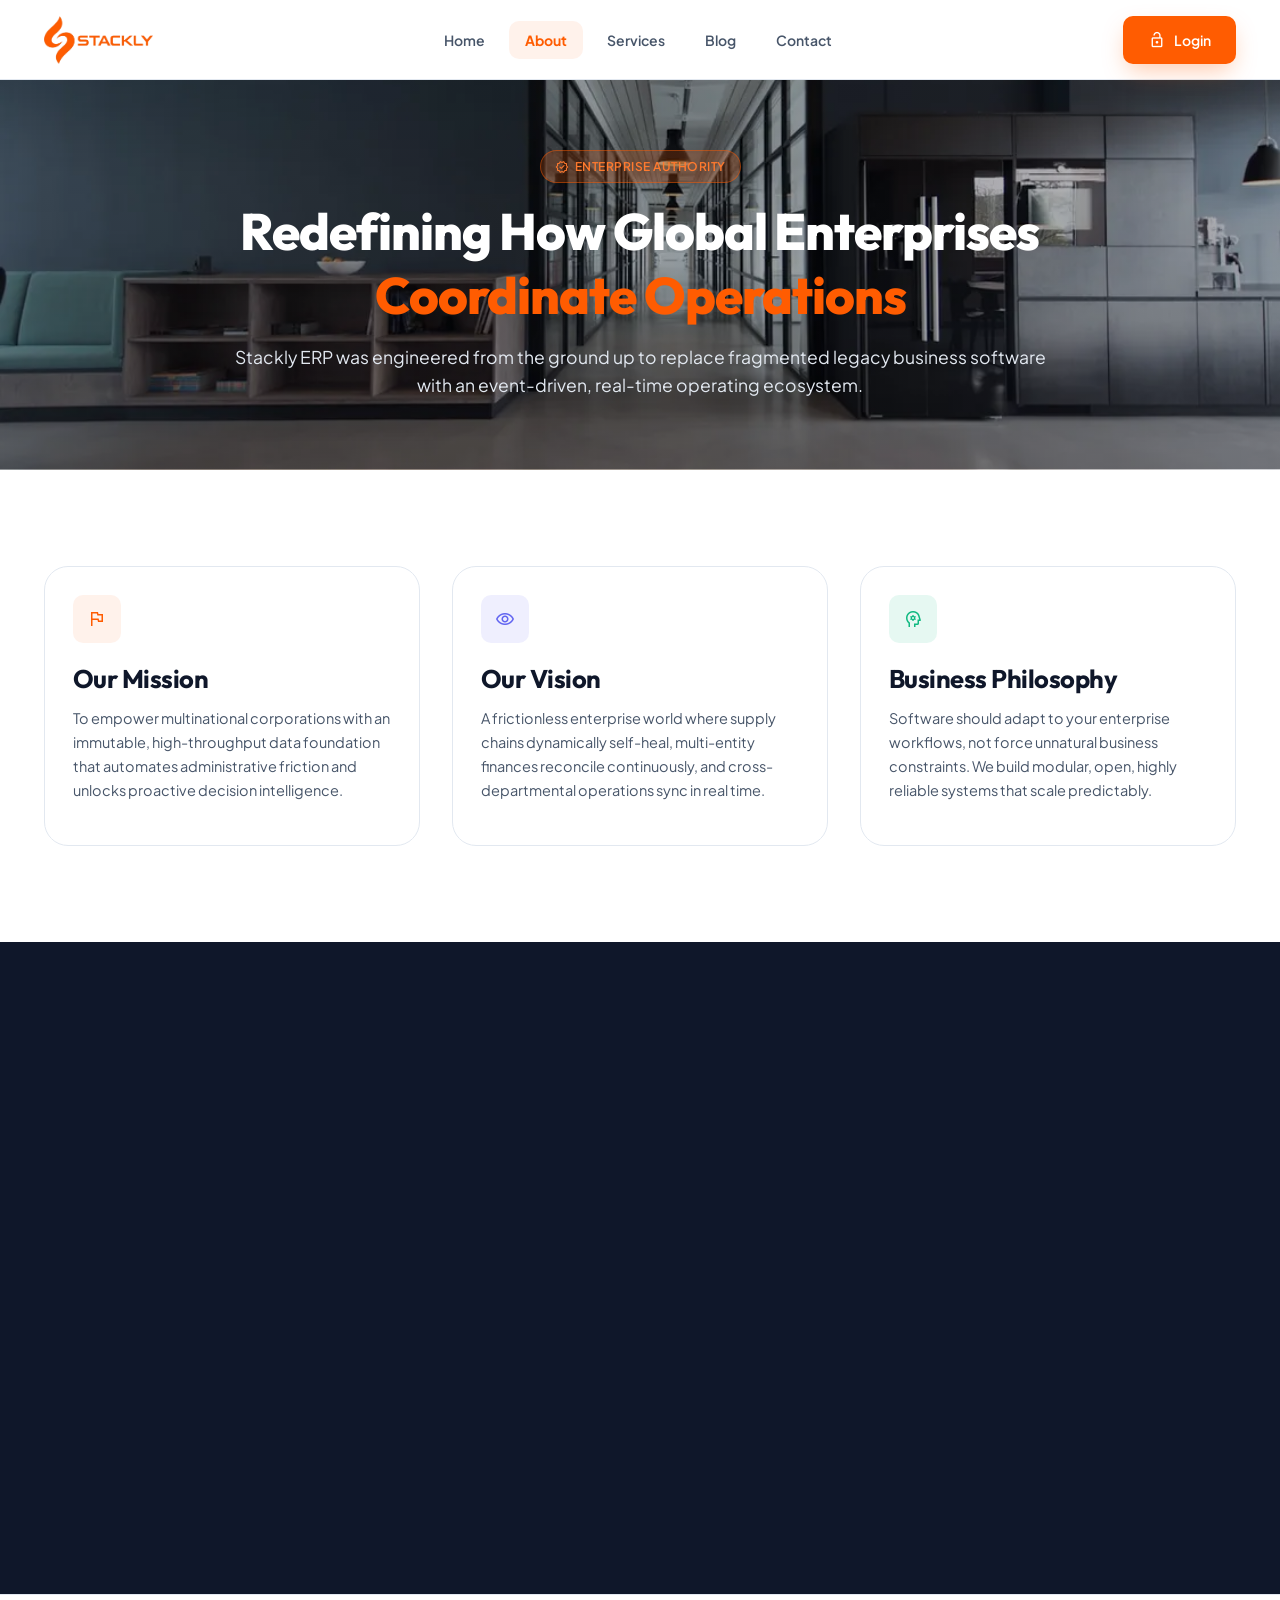
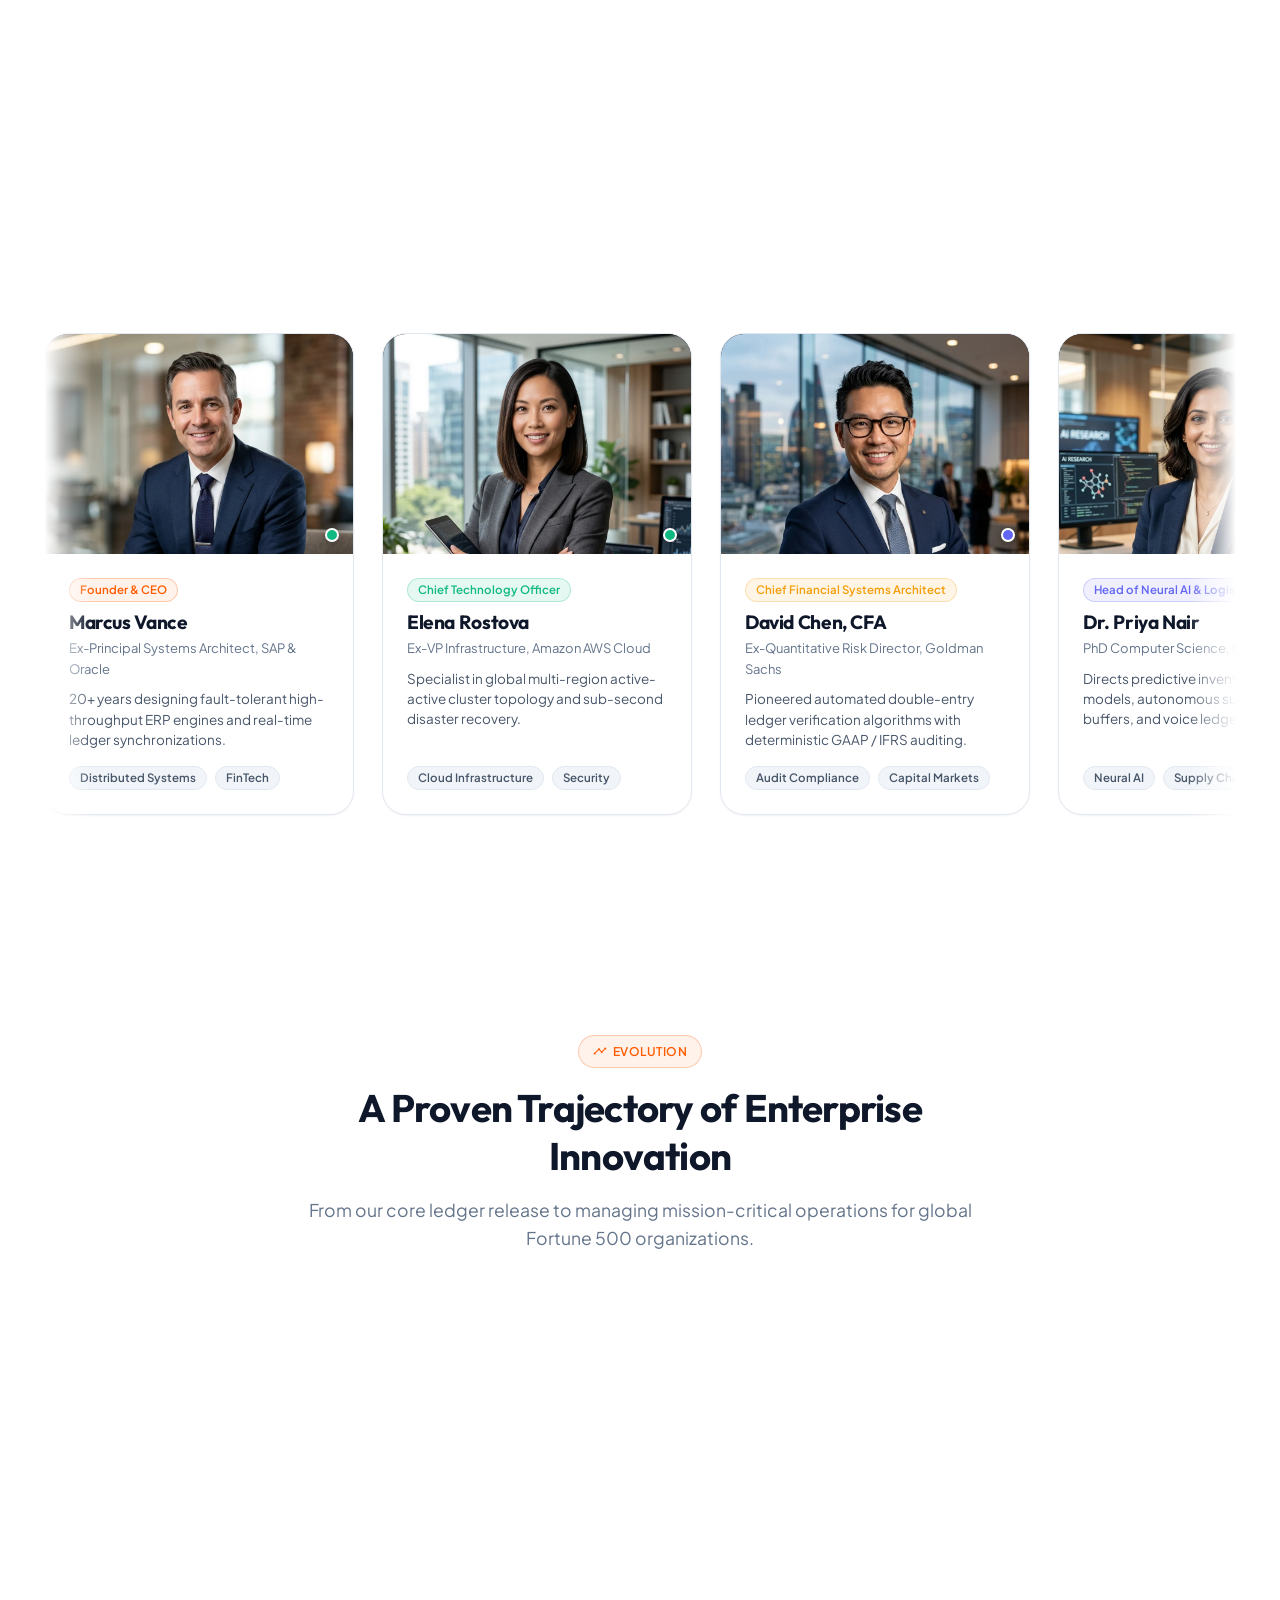
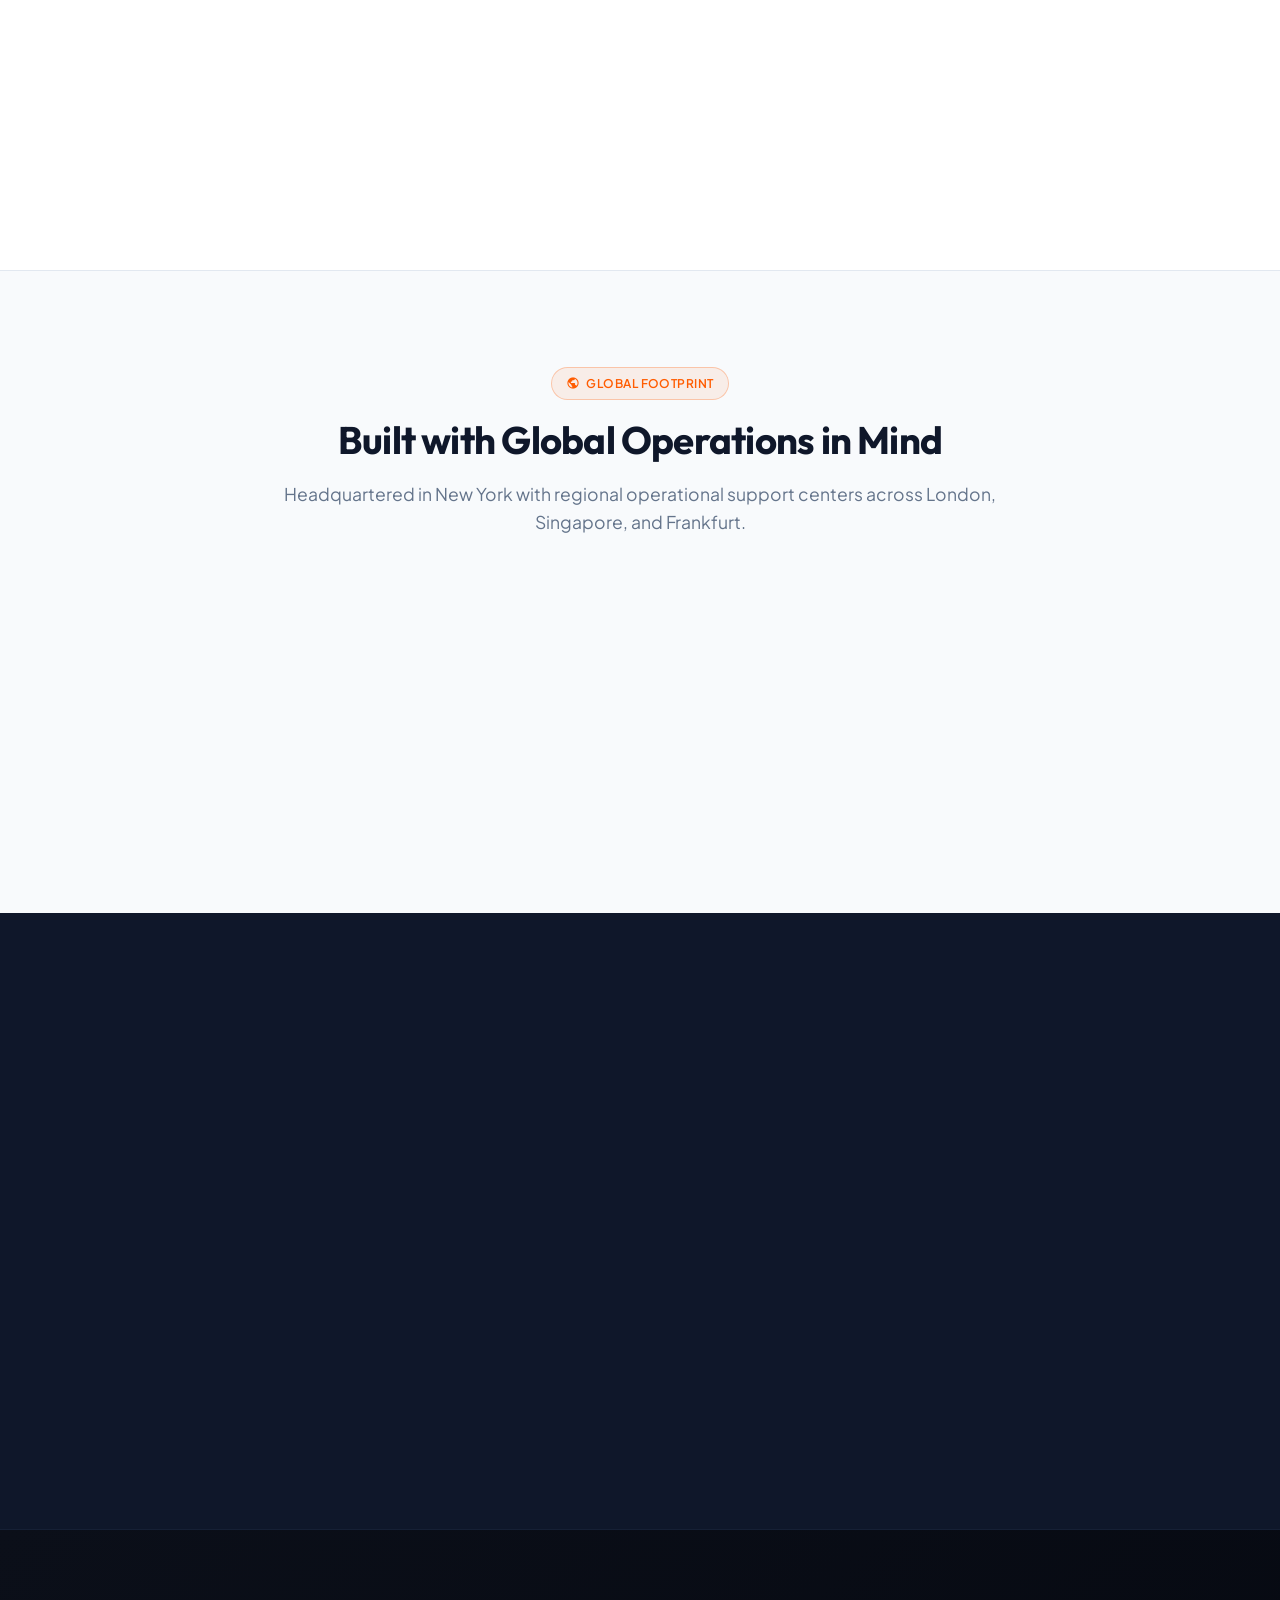
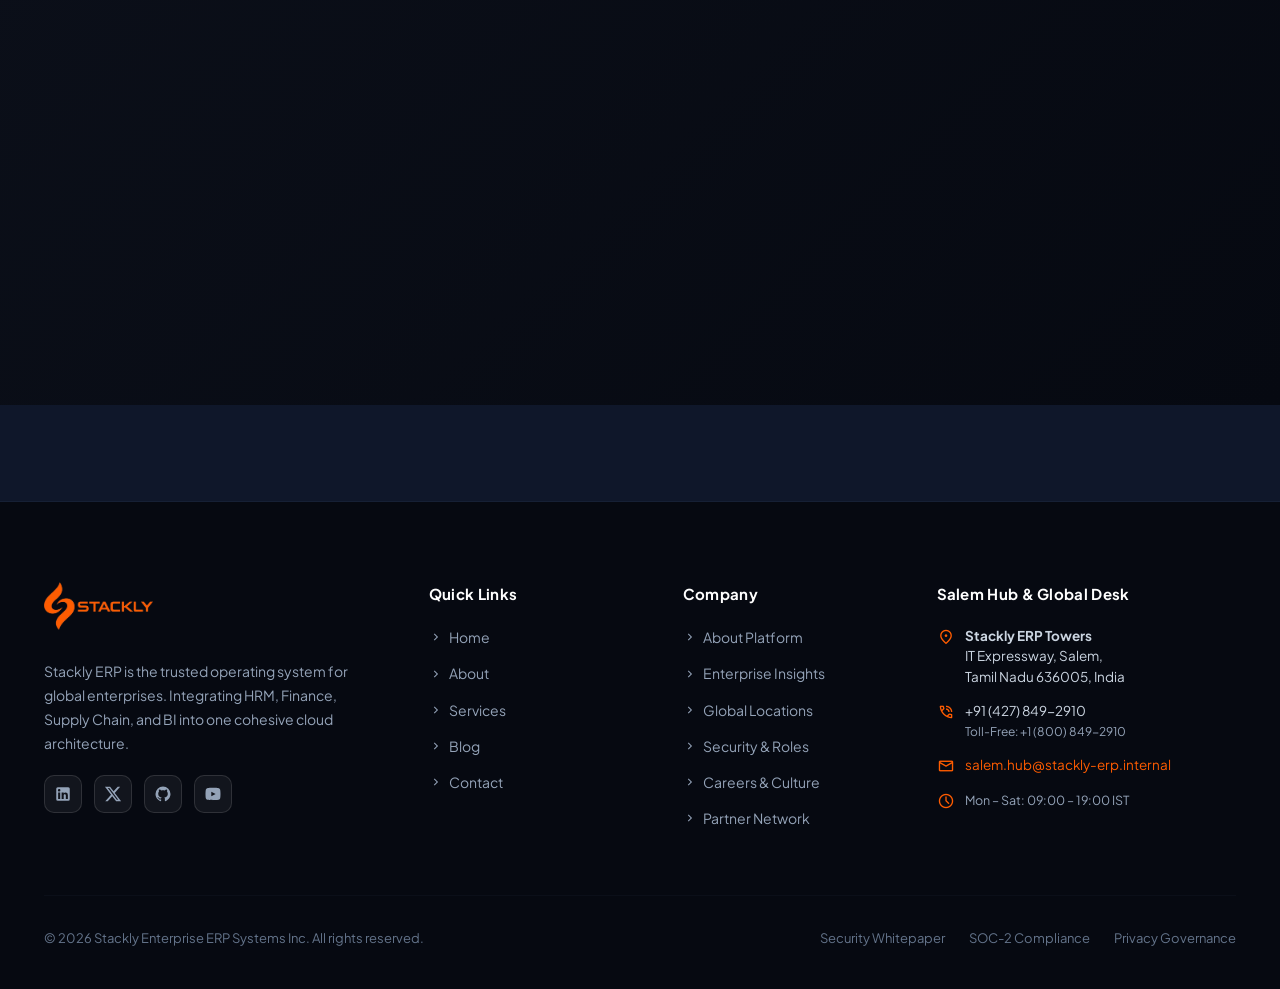
<file: about.html>
<!DOCTYPE html>
<html lang="en">
<head>
  <meta charset="UTF-8" />
  <meta name="viewport" content="width=device-width, initial-scale=1.0" />
  <title>About Stackly ERP | Enterprise Architecture, Vision & Culture</title>
  <meta name="description" content="Learn about Stackly ERP's enterprise architecture, global mission, and proven leadership in mission-critical operations and autonomous data ledgers." />
  
  <link rel="stylesheet" href="css/main.css" />
</head>
<body>
  <!-- GLOBAL STACKLY LOGO PRELOADER -->
  <div id="global-preloader" aria-hidden="true">
    <div class="preloader-logo-wrap">
      <img src="assets/stackly_066.webp" alt="Loading Stackly ERP" class="preloader-logo" />
    </div>
  </div>

  <!-- Site Header & Sticky Navbar -->
  <header class="site-header">
    <div class="container header-inner">
      <a href="index.html" class="brand-logo" id="nav-brand-logo">
        <img src="assets/stackly_066.webp" alt="Stackly ERP Enterprise Logo" />
      </a>

      <ul class="nav-menu">
        <li><a href="index.html" class="nav-link">Home</a></li>
        <li><a href="about.html" class="nav-link active">About</a></li>
        <li><a href="services.html" class="nav-link">Services</a></li>
        <li><a href="blog.html" class="nav-link">Blog</a></li>
        <li><a href="contact.html" class="nav-link">Contact</a></li>
      </ul>

      <div class="header-actions">
        <a href="login.html" class="btn btn-primary">
          <span class="material-symbols-outlined">lock_open</span> Login
        </a>
        <button class="mobile-toggle" aria-label="Toggle Mobile Menu">
          <span class="material-symbols-outlined" style="font-size: 26px;">menu</span>
        </button>
      </div>
    </div>
  </header>

  <!-- Mobile Drawer -->
  <div class="mobile-nav-backdrop"></div>
  <aside class="mobile-drawer" aria-label="Mobile Navigation">
    <div class="mobile-drawer-header">
      <img src="assets/stackly_066.webp" alt="Stackly ERP" style="height: 44px;" />
      <button class="mobile-drawer-close" style="background: none; border: none; cursor: pointer; color: var(--slate-600);">
        <span class="material-symbols-outlined" style="font-size: 24px;">close</span>
      </button>
    </div>
    <ul class="mobile-nav-links">
      <li><a href="index.html" class="nav-link">Home</a></li>
      <li><a href="about.html" class="nav-link active">About</a></li>
      <li><a href="services.html" class="nav-link">Services</a></li>
      <li><a href="blog.html" class="nav-link">Blog</a></li>
      <li><a href="contact.html" class="nav-link">Contact</a></li>
    </ul>
    <div class="mobile-drawer-footer">
      <a href="login.html" class="btn btn-primary" style="width: 100%;">
        <span class="material-symbols-outlined">lock_open</span> Login
      </a>
    </div>
  </aside>

  <main>
    <!-- PAGE HERO WITH HD BACKGROUND IMAGE -->
    <section class="page-hero-banner" style="background-image: url('assets/bg_about.webp');">
      <div class="container">
        <div class="hero-banner-content">
          <div class="section-tag hero-anim-badge" style="background: rgba(255, 92, 1, 0.2); border-color: rgba(255, 92, 1, 0.45); color: #ff7a2e; margin-bottom: 16px;">
            <span class="material-symbols-outlined">verified</span> Enterprise Authority
          </div>
          <h1>
            <span class="hero-heading-left">Redefining How Global Enterprises</span>
            <span class="hero-heading-right" style="color: var(--primary);">Coordinate Operations</span>
          </h1>
          <p class="section-subtitle hero-anim-desc">
            Stackly ERP was engineered from the ground up to replace fragmented legacy business software with an event-driven, real-time operating ecosystem.
          </p>
        </div>
      </div>
    </section>

    <!-- MISSION, VISION, PHILOSOPHY -->
    <section class="section-padding mission-vision-section">
      <div class="container">
        <div class="mission-vision-grid" style="display: grid; grid-template-columns: repeat(auto-fit, minmax(min(100%, 280px), 1fr)); gap: 32px;">
          
          <!-- Mission Card -->
          <div class="card mission-card interactive-hover-image-card">
            <div class="hover-card-bg" style="background-image: url('assets/about_mission.webp');"></div>
            <div class="hover-card-overlay"></div>
            <div class="hover-card-content">
              <div class="icon-box"><span class="material-symbols-outlined">flag</span></div>
              <h3>Our Mission</h3>
              <p style="color: var(--slate-600); margin-top: 12px; font-size: 14.5px; line-height: 1.65;">
                To empower multinational corporations with an immutable, high-throughput data foundation that automates administrative friction and unlocks proactive decision intelligence.
              </p>
            </div>
          </div>

          <!-- Vision Card -->
          <div class="card vision-card interactive-hover-image-card">
            <div class="hover-card-bg" style="background-image: url('assets/about_vision.webp');"></div>
            <div class="hover-card-overlay"></div>
            <div class="hover-card-content">
              <div class="icon-box" style="background-color: var(--info-bg); color: var(--info);"><span class="material-symbols-outlined">visibility</span></div>
              <h3>Our Vision</h3>
              <p style="color: var(--slate-600); margin-top: 12px; font-size: 14.5px; line-height: 1.65;">
                A frictionless enterprise world where supply chains dynamically self-heal, multi-entity finances reconcile continuously, and cross-departmental operations sync in real time.
              </p>
            </div>
          </div>

          <!-- Business Philosophy Card -->
          <div class="card philosophy-card interactive-hover-image-card">
            <div class="hover-card-bg" style="background-image: url('assets/about_philosophy.webp');"></div>
            <div class="hover-card-overlay"></div>
            <div class="hover-card-content">
              <div class="icon-box" style="background-color: var(--success-bg); color: var(--success);"><span class="material-symbols-outlined">psychology</span></div>
              <h3>Business Philosophy</h3>
              <p style="color: var(--slate-600); margin-top: 12px; font-size: 14.5px; line-height: 1.65;">
                Software should adapt to your enterprise workflows, not force unnatural business constraints. We build modular, open, highly reliable systems that scale predictably.
              </p>
            </div>
          </div>

        </div>
      </div>
    </section>

    <!-- ARCHITECTURE & TECHNOLOGY APPROACH -->
    <section class="section-padding content-visual-section" style="background-color: var(--slate-900); color: var(--white);">
      <div class="container">
        <div class="content-visual-grid" style="display: grid; grid-template-columns: 1.1fr 0.9fr; gap: 48px; align-items: center;">
          <div class="anim-content-col">
            <div class="section-tag anim-tag" style="background: rgba(255, 92, 1, 0.15); border-color: rgba(255, 92, 1, 0.3);">
              <span class="material-symbols-outlined">terminal</span> Cloud Architecture
            </div>
            <h2 class="anim-heading" style="color: var(--white); margin-bottom: 20px;">Built for Mission-Critical Reliability & Sub-Millisecond Speed</h2>
            <p class="anim-desc" style="color: var(--slate-300); font-size: 1.05rem; margin-bottom: 24px;">
              Stackly ERP utilizes a distributed event-driven microservices architecture. Unlike legacy relational monolithic databases, our platform processes multi-region ledger events concurrently with zero locking bottlenecks.
            </p>

            <div style="display: flex; flex-direction: column; gap: 16px;">
              <div class="anim-feature-item" style="display: flex; gap: 14px; align-items: flex-start;">
                <span class="material-symbols-outlined" style="color: var(--primary); font-size: 24px; margin-top: 2px;">security</span>
                <div>
                  <h5 style="color: var(--white); margin-bottom: 4px;">Bank-Grade Cryptographic Encryption</h5>
                  <p style="font-size: 13px; color: var(--slate-400);">All data at rest is secured via AES-256-GCM with customer-managed HSM encryption keys.</p>
                </div>
              </div>

              <div class="anim-feature-item" style="display: flex; gap: 14px; align-items: flex-start;">
                <span class="material-symbols-outlined" style="color: var(--success); font-size: 24px; margin-top: 2px;">sync_alt</span>
                <div>
                  <h5 style="color: var(--white); margin-bottom: 4px;">Sub-Second Global Replication</h5>
                  <p style="font-size: 13px; color: var(--slate-400);">Multi-region active-active cluster topology ensures instant data availability across America, EMEA, and APAC.</p>
                </div>
              </div>

              <div class="anim-feature-item" style="display: flex; gap: 14px; align-items: flex-start;">
                <span class="material-symbols-outlined" style="color: var(--info); font-size: 24px; margin-top: 2px;">api</span>
                <div>
                  <h5 style="color: var(--white); margin-bottom: 4px;">Open Enterprise REST & GraphQL APIs</h5>
                  <p style="font-size: 13px; color: var(--slate-400);">Seamlessly connect bespoke legacy databases, IoT sensor arrays, and supplier EDI gateways.</p>
                </div>
              </div>
            </div>
          </div>

          <div class="anim-visual-col">
            <div style="border-radius: var(--radius-xl); overflow: hidden; border: 1px solid var(--navy-700); box-shadow: 0 20px 40px -10px rgba(0, 0, 0, 0.6), 0 0 24px rgba(255, 92, 1, 0.12); position: relative;">
              <img src="assets/about_cloud_arch.webp" alt="Enterprise Cloud Infrastructure and High-Throughput Topology" style="width: 100%; height: auto; display: block;" />
            </div>
          </div>
        </div>
      </div>
    </section>

    <!-- EXECUTIVE LEADERSHIP & ARCHITECTS -->
    <section class="section-padding horizontal-cards-section" style="background-color: var(--white); border-top: 1px solid var(--slate-200);">
      <div class="container">
        <div class="section-header">
          <div class="section-tag"><span class="material-symbols-outlined">group</span> Executive Leadership</div>
          <h2 class="section-title row-heading-left">Engineered by Industry Veterans</h2>
          <p class="section-subtitle row-subtitle-right">Our executive team unites decades of engineering leadership from top distributed systems, enterprise ERP, and financial institutions.</p>
        </div>

        <!-- Continuous Horizontal Slider -->
        <div class="leadership-slider-container">
          <div class="leadership-track">
            
            <!-- Leader 1: Marcus Vance -->
            <div class="leadership-card">
              <div class="leadership-avatar-wrapper">
                <img src="assets/leader_marcus.webp" alt="Marcus Vance - Founder & CEO" />
                <span class="leadership-avatar-status" style="background-color: var(--success);" title="Active"></span>
              </div>
              <div class="leadership-info">
                <span class="badge badge-primary" style="align-self: flex-start; margin-bottom: 8px;">Founder & CEO</span>
                <h4>Marcus Vance</h4>
                <p style="font-size: 13px; color: var(--slate-500); margin-bottom: 10px;">Ex-Principal Systems Architect, SAP & Oracle</p>
                <p style="font-size: 13.5px; color: var(--slate-600); line-height: 1.5; margin-bottom: 16px;">
                  20+ years designing fault-tolerant high-throughput ERP engines and real-time ledger synchronizations.
                </p>
                <div style="margin-top: auto; display: flex; gap: 8px; flex-wrap: wrap;">
                  <span class="badge badge-neutral">Distributed Systems</span>
                  <span class="badge badge-neutral">FinTech</span>
                </div>
              </div>
            </div>

            <!-- Leader 2: Elena Rostova -->
            <div class="leadership-card">
              <div class="leadership-avatar-wrapper">
                <img src="assets/leader_elena.webp" alt="Elena Rostova - Chief Technology Officer" />
                <span class="leadership-avatar-status" style="background-color: var(--success);" title="Active"></span>
              </div>
              <div class="leadership-info">
                <span class="badge badge-success" style="align-self: flex-start; margin-bottom: 8px;">Chief Technology Officer</span>
                <h4>Elena Rostova</h4>
                <p style="font-size: 13px; color: var(--slate-500); margin-bottom: 10px;">Ex-VP Infrastructure, Amazon AWS Cloud</p>
                <p style="font-size: 13.5px; color: var(--slate-600); line-height: 1.5; margin-bottom: 16px;">
                  Specialist in global multi-region active-active cluster topology and sub-second disaster recovery.
                </p>
                <div style="margin-top: auto; display: flex; gap: 8px; flex-wrap: wrap;">
                  <span class="badge badge-neutral">Cloud Infrastructure</span>
                  <span class="badge badge-neutral">Security</span>
                </div>
              </div>
            </div>

            <!-- Leader 3: David Chen -->
            <div class="leadership-card">
              <div class="leadership-avatar-wrapper">
                <img src="assets/leader_david.webp" alt="David Chen, CFA - Chief Financial Systems Architect" />
                <span class="leadership-avatar-status" style="background-color: var(--info);" title="Active"></span>
              </div>
              <div class="leadership-info">
                <span class="badge badge-warning" style="align-self: flex-start; margin-bottom: 8px;">Chief Financial Systems Architect</span>
                <h4>David Chen, CFA</h4>
                <p style="font-size: 13px; color: var(--slate-500); margin-bottom: 10px;">Ex-Quantitative Risk Director, Goldman Sachs</p>
                <p style="font-size: 13.5px; color: var(--slate-600); line-height: 1.5; margin-bottom: 16px;">
                  Pioneered automated double-entry ledger verification algorithms with deterministic GAAP / IFRS auditing.
                </p>
                <div style="margin-top: auto; display: flex; gap: 8px; flex-wrap: wrap;">
                  <span class="badge badge-neutral">Audit Compliance</span>
                  <span class="badge badge-neutral">Capital Markets</span>
                </div>
              </div>
            </div>

            <!-- Leader 4: Dr. Priya Nair -->
            <div class="leadership-card">
              <div class="leadership-avatar-wrapper">
                <img src="assets/leader_priya.webp" alt="Dr. Priya Nair - Head of Neural AI & Logistics" />
                <span class="leadership-avatar-status" style="background-color: #ec4899;" title="Active"></span>
              </div>
              <div class="leadership-info">
                <span class="badge badge-info" style="align-self: flex-start; margin-bottom: 8px;">Head of Neural AI & Logistics</span>
                <h4>Dr. Priya Nair</h4>
                <p style="font-size: 13px; color: var(--slate-500); margin-bottom: 10px;">PhD Computer Science, MIT AI Lab</p>
                <p style="font-size: 13.5px; color: var(--slate-600); line-height: 1.5; margin-bottom: 16px;">
                  Directs predictive inventory regression models, autonomous supply chain buffers, and voice ledger telemetry.
                </p>
                <div style="margin-top: auto; display: flex; gap: 8px; flex-wrap: wrap;">
                  <span class="badge badge-neutral">Neural AI</span>
                  <span class="badge badge-neutral">Supply Chain</span>
                </div>
              </div>
            </div>

            <!-- CLONED SET FOR SEAMLESS INFINITE CONTINUOUS LOOP -->
            <!-- Leader 1 Clone -->
            <div class="leadership-card" aria-hidden="true">
              <div class="leadership-avatar-wrapper">
                <img src="assets/leader_marcus.webp" alt="Marcus Vance - Founder & CEO" />
                <span class="leadership-avatar-status" style="background-color: var(--success);"></span>
              </div>
              <div class="leadership-info">
                <span class="badge badge-primary" style="align-self: flex-start; margin-bottom: 8px;">Founder & CEO</span>
                <h4>Marcus Vance</h4>
                <p style="font-size: 13px; color: var(--slate-500); margin-bottom: 10px;">Ex-Principal Systems Architect, SAP & Oracle</p>
                <p style="font-size: 13.5px; color: var(--slate-600); line-height: 1.5; margin-bottom: 16px;">
                  20+ years designing fault-tolerant high-throughput ERP engines and real-time ledger synchronizations.
                </p>
                <div style="margin-top: auto; display: flex; gap: 8px; flex-wrap: wrap;">
                  <span class="badge badge-neutral">Distributed Systems</span>
                  <span class="badge badge-neutral">FinTech</span>
                </div>
              </div>
            </div>

            <!-- Leader 2 Clone -->
            <div class="leadership-card" aria-hidden="true">
              <div class="leadership-avatar-wrapper">
                <img src="assets/leader_elena.webp" alt="Elena Rostova - Chief Technology Officer" />
                <span class="leadership-avatar-status" style="background-color: var(--success);"></span>
              </div>
              <div class="leadership-info">
                <span class="badge badge-success" style="align-self: flex-start; margin-bottom: 8px;">Chief Technology Officer</span>
                <h4>Elena Rostova</h4>
                <p style="font-size: 13px; color: var(--slate-500); margin-bottom: 10px;">Ex-VP Infrastructure, Amazon AWS Cloud</p>
                <p style="font-size: 13.5px; color: var(--slate-600); line-height: 1.5; margin-bottom: 16px;">
                  Specialist in global multi-region active-active cluster topology and sub-second disaster recovery.
                </p>
                <div style="margin-top: auto; display: flex; gap: 8px; flex-wrap: wrap;">
                  <span class="badge badge-neutral">Cloud Infrastructure</span>
                  <span class="badge badge-neutral">Security</span>
                </div>
              </div>
            </div>

            <!-- Leader 3 Clone -->
            <div class="leadership-card" aria-hidden="true">
              <div class="leadership-avatar-wrapper">
                <img src="assets/leader_david.webp" alt="David Chen, CFA - Chief Financial Systems Architect" />
                <span class="leadership-avatar-status" style="background-color: var(--info);"></span>
              </div>
              <div class="leadership-info">
                <span class="badge badge-warning" style="align-self: flex-start; margin-bottom: 8px;">Chief Financial Systems Architect</span>
                <h4>David Chen, CFA</h4>
                <p style="font-size: 13px; color: var(--slate-500); margin-bottom: 10px;">Ex-Quantitative Risk Director, Goldman Sachs</p>
                <p style="font-size: 13.5px; color: var(--slate-600); line-height: 1.5; margin-bottom: 16px;">
                  Pioneered automated double-entry ledger verification algorithms with deterministic GAAP / IFRS auditing.
                </p>
                <div style="margin-top: auto; display: flex; gap: 8px; flex-wrap: wrap;">
                  <span class="badge badge-neutral">Audit Compliance</span>
                  <span class="badge badge-neutral">Capital Markets</span>
                </div>
              </div>
            </div>

            <!-- Leader 4 Clone -->
            <div class="leadership-card" aria-hidden="true">
              <div class="leadership-avatar-wrapper">
                <img src="assets/leader_priya.webp" alt="Dr. Priya Nair - Head of Neural AI & Logistics" />
                <span class="leadership-avatar-status" style="background-color: #ec4899;"></span>
              </div>
              <div class="leadership-info">
                <span class="badge badge-info" style="align-self: flex-start; margin-bottom: 8px;">Head of Neural AI & Logistics</span>
                <h4>Dr. Priya Nair</h4>
                <p style="font-size: 13px; color: var(--slate-500); margin-bottom: 10px;">PhD Computer Science, MIT AI Lab</p>
                <p style="font-size: 13.5px; color: var(--slate-600); line-height: 1.5; margin-bottom: 16px;">
                  Directs predictive inventory regression models, autonomous supply chain buffers, and voice ledger telemetry.
                </p>
                <div style="margin-top: auto; display: flex; gap: 8px; flex-wrap: wrap;">
                  <span class="badge badge-neutral">Neural AI</span>
                  <span class="badge badge-neutral">Supply Chain</span>
                </div>
              </div>
            </div>

          </div>
        </div>
      </div>
    </section>

    <!-- MILESTONE EVOLUTION TIMELINE -->
    <section class="section-padding timeline-animation-section" style="background-color: var(--white);">
      <div class="container">
        <div class="section-header">
          <div class="section-tag"><span class="material-symbols-outlined">timeline</span> Evolution</div>
          <h2 class="section-title row-heading-left">A Proven Trajectory of Enterprise Innovation</h2>
          <p class="section-subtitle row-subtitle-right">From our core ledger release to managing mission-critical operations for global Fortune 500 organizations.</p>
        </div>

        <div style="max-width: 860px; margin: 0 auto; display: flex; flex-direction: column; gap: 32px;">
          
          <!-- 2022: Enters from Top -->
          <div class="card timeline-card timeline-card-top" style="display: flex; gap: 24px; align-items: flex-start;">
            <div class="timeline-year-badge" style="background: var(--navy-900); color: var(--primary); padding: 12px 18px; border-radius: var(--radius-md); font-weight: 800; font-family: var(--font-display); font-size: 1.25rem; flex-shrink: 0;">
              2022
            </div>
            <div>
              <h4 style="margin-bottom: 6px;">Real-Time Core Ledger Launch</h4>
              <p style="color: var(--slate-600); font-size: 14px; line-height: 1.6;">
                Released the foundational immutable financial ledger engine capable of processing 100k TPS with zero ledger reconciliation discrepancies.
              </p>
            </div>
          </div>

          <!-- 2024: Enters FIRST from Center -->
          <div class="card timeline-card timeline-card-center" style="display: flex; gap: 24px; align-items: flex-start;">
            <div class="timeline-year-badge" style="background: var(--navy-900); color: var(--success); padding: 12px 18px; border-radius: var(--radius-md); font-weight: 800; font-family: var(--font-display); font-size: 1.25rem; flex-shrink: 0;">
              2024
            </div>
            <div>
              <h4 style="margin-bottom: 6px;">Supply Chain & Multi-Warehouse Expansion</h4>
              <p style="color: var(--slate-600); font-size: 14px; line-height: 1.6;">
                Integrated autonomous logistics routing, barcode RF telemetry, and vendor EDI ordering chains across 35 countries.
              </p>
            </div>
          </div>

          <!-- 2026: Enters from Bottom -->
          <div class="card timeline-card timeline-card-bottom" style="display: flex; gap: 24px; align-items: flex-start; border-color: var(--primary-border); background-color: var(--slate-50);">
            <div class="timeline-year-badge" style="background: var(--primary); color: var(--white); padding: 12px 18px; border-radius: var(--radius-md); font-weight: 800; font-family: var(--font-display); font-size: 1.25rem; flex-shrink: 0;">
              2026
            </div>
            <div>
              <h4 style="margin-bottom: 6px;">Autonomous AI-Driven ERP Ecosystem</h4>
              <p style="color: var(--slate-600); font-size: 14px; line-height: 1.6;">
                Deployed role-specific executive and operational dashboards with real-time predictive forecasting and self-healing procurement pipelines.
              </p>
            </div>
          </div>

        </div>
      </div>
    </section>

    <!-- GLOBAL FOOTPRINT HUBS -->
    <section class="section-padding footprint-cards-section" style="background-color: var(--slate-50); border-top: 1px solid var(--slate-200);">
      <div class="container">
        <div class="section-header">
          <div class="section-tag"><span class="material-symbols-outlined">public</span> Global Footprint</div>
          <h2 class="section-title row-heading-left">Built with Global Operations in Mind</h2>
          <p class="section-subtitle row-subtitle-right">Headquartered in New York with regional operational support centers across London, Singapore, and Frankfurt.</p>
        </div>

        <div class="footprint-cards-row">
          
          <!-- Card 1: Outer Left (New York, United States) -->
          <div class="footprint-card card-outer-left theme-newyork">
            <span class="material-symbols-outlined location-pin-icon">location_on</span>
            <div class="country-name-highlight">United States</div>
            <h4 class="location-title">New York HQ</h4>
            <p style="font-size: 13px; color: var(--slate-500); margin: 6px 0 12px 0;">350 5th Avenue, Suite 6200<br />New York, NY 10118</p>
            <span class="badge badge-success"><span class="material-symbols-outlined">schedule</span> Americas Hub</span>
          </div>

          <!-- Card 2: Center Left (London, United Kingdom) -->
          <div class="footprint-card card-center-left theme-london">
            <span class="material-symbols-outlined location-pin-icon">location_on</span>
            <div class="country-name-highlight">United Kingdom</div>
            <h4 class="location-title">London Center</h4>
            <p style="font-size: 13px; color: var(--slate-500); margin: 6px 0 12px 0;">100 Bishopsgate, Level 24<br />London EC2N 4AG, UK</p>
            <span class="badge badge-info"><span class="material-symbols-outlined">schedule</span> EMEA Operations</span>
          </div>

          <!-- Card 3: Center Right (Singapore, APAC) -->
          <div class="footprint-card card-center-right theme-singapore">
            <span class="material-symbols-outlined location-pin-icon">location_on</span>
            <div class="country-name-highlight">Singapore (APAC)</div>
            <h4 class="location-title">Singapore Hub</h4>
            <p style="font-size: 13px; color: var(--slate-500); margin: 6px 0 12px 0;">Marina Bay Financial Centre<br />Singapore 018981</p>
            <span class="badge badge-success"><span class="material-symbols-outlined">schedule</span> APAC Telemetry</span>
          </div>

          <!-- Card 4: Outer Right (Frankfurt, Germany) -->
          <div class="footprint-card card-outer-right theme-frankfurt">
            <span class="material-symbols-outlined location-pin-icon">location_on</span>
            <div class="country-name-highlight">Germany (EU)</div>
            <h4 class="location-title">Frankfurt Data Center</h4>
            <p style="font-size: 13px; color: var(--slate-500); margin: 6px 0 12px 0;">Mainzer Landstraße 180<br />60327 Frankfurt, Germany</p>
            <span class="badge badge-warning"><span class="material-symbols-outlined">schedule</span> EU Cloud Node</span>
          </div>

        </div>
      </div>
    </section>

    <!-- CORE ENGINEERING PRINCIPLES & VALUES -->
    <section class="section-padding horizontal-cards-section" style="background-color: var(--slate-900); color: var(--white);">
      <div class="container">
        <div class="section-header">
          <div class="section-tag" style="background: rgba(255, 92, 1, 0.15); border-color: rgba(255, 92, 1, 0.3);">
            <span class="material-symbols-outlined">code_blocks</span> Engineering Ethos
          </div>
          <h2 class="section-title row-heading-left" style="color: var(--white);">Principles That Guide Our System Design</h2>
          <p class="section-subtitle row-subtitle-right" style="color: var(--slate-400);">We don't build standard software; we build high-concurrency operating foundations that enterprises bet their businesses on.</p>
        </div>

        <div class="horizontal-cards-row" style="display: grid; grid-template-columns: repeat(auto-fit, minmax(min(100%, 240px), 1fr)); gap: 28px;">
          <div class="principle-card shuffle-card" style="background: var(--navy-900); border-color: var(--navy-800); color: var(--white);">
            <span class="principle-number">01</span>
            <div style="width: 44px; height: 44px; border-radius: var(--radius-md); background: var(--primary-light); color: var(--primary); display: flex; align-items: center; justify-content: center; margin-bottom: 18px;">
              <span class="material-symbols-outlined">all_inclusive</span>
            </div>
            <h4 style="margin-bottom: 8px; color: var(--white);">Zero Scheduled Downtime</h4>
            <p style="font-size: 13.5px; color: var(--slate-400); line-height: 1.6;">
              Rolling zero-downtime hot patches and schema migrations ensure global operations in 24/7 manufacturing plants never stall.
            </p>
          </div>

          <div class="principle-card shuffle-card" style="background: var(--navy-900); border-color: var(--navy-800); color: var(--white);">
            <span class="principle-number">02</span>
            <div style="width: 44px; height: 44px; border-radius: var(--radius-md); background: var(--success-bg); color: var(--success); display: flex; align-items: center; justify-content: center; margin-bottom: 18px;">
              <span class="material-symbols-outlined">lock_clock</span>
            </div>
            <h4 style="margin-bottom: 8px; color: var(--white);">Deterministic Ledger Proofs</h4>
            <p style="font-size: 13.5px; color: var(--slate-400); line-height: 1.6;">
              Every journal entry is cryptographically linked to physical operational events with zero mathematical drift or rounding artifacts.
            </p>
          </div>

          <div class="principle-card shuffle-card" style="background: var(--navy-900); border-color: var(--navy-800); color: var(--white);">
            <span class="principle-number">03</span>
            <div style="width: 44px; height: 44px; border-radius: var(--radius-md); background: var(--info-bg); color: var(--info); display: flex; align-items: center; justify-content: center; margin-bottom: 18px;">
              <span class="material-symbols-outlined">bolt</span>
            </div>
            <h4 style="margin-bottom: 8px; color: var(--white);">Sub-Millisecond Event Streaming</h4>
            <p style="font-size: 13.5px; color: var(--slate-400); line-height: 1.6;">
              Event-driven microservices process order events in sub-millisecond intervals across distributed regional edges with automated buffering.
            </p>
          </div>

          <div class="principle-card shuffle-card" style="background: var(--navy-900); border-color: var(--navy-800); color: var(--white);">
            <span class="principle-number">04</span>
            <div style="width: 44px; height: 44px; border-radius: var(--radius-md); background: var(--warning-bg); color: var(--warning); display: flex; align-items: center; justify-content: center; margin-bottom: 18px;">
              <span class="material-symbols-outlined">privacy_tip</span>
            </div>
            <h4 style="margin-bottom: 8px; color: var(--white);">Customer Sovereign Privacy</h4>
            <p style="font-size: 13.5px; color: var(--slate-400); line-height: 1.6;">
              Your enterprise business data is never shared, never co-mingled, and never used to train public models without explicit signed consent.
            </p>
          </div>
        </div>
      </div>
    <!-- PRE-FOOTER CALL TO ACTION -->
    <section class="prefooter-cta-section" style="background: linear-gradient(135deg, var(--navy-900) 0%, var(--navy-950) 100%); color: var(--white); padding: 80px 0; border-top: 1px solid var(--navy-800); position: relative;">
      <div class="container" style="text-align: center; max-width: 780px;">
        <div class="section-tag prefooter-badge" style="background: rgba(255, 92, 1, 0.15); border-color: rgba(255, 92, 1, 0.3);">
          <span class="material-symbols-outlined">rocket_launch</span> Immediate Deployment
        </div>
        <h2 class="prefooter-heading" style="color: var(--white); margin-bottom: 18px;">Ready to Transform Your Enterprise Operations?</h2>
        <p class="prefooter-desc" style="color: var(--slate-300); font-size: 1.15rem; margin-bottom: 36px;">
          Experience how Stackly ERP centralizes mission-critical operations with unmatched speed, security, and intelligence.
        </p>
        <div style="display: flex; justify-content: center; gap: 16px; flex-wrap: wrap;">
          <a href="404.html" class="btn btn-primary btn-lg prefooter-btn-left">
            <span>Explore Role Dashboards</span>
          </a>
          <a href="404.html" class="btn btn-outline-white btn-lg prefooter-btn-right">
            <span class="material-symbols-outlined">support_agent</span>
            <span>Contact Solution Architect</span>
          </a>
        </div>
      </div>
    </section>
  </main>

  <!-- Global Footer with Salem Hub Address -->
  <footer class="site-footer">
    <div class="container">
      <div class="footer-grid">
        <!-- Col 1: Brand & Status -->
        <div class="footer-brand">
          <a href="index.html" class="brand-logo" style="display: inline-block; margin-bottom: 8px;">
            <img src="assets/stackly_066.webp" alt="Stackly ERP" style="height: 48px;" />
          </a>
          <p>
            Stackly ERP is the trusted operating system for global enterprises. Integrating HRM, Finance, Supply Chain, and BI into one cohesive cloud architecture.
          </p>
          <div class="footer-social-links">
            <a href="404.html" class="footer-social-btn" aria-label="LinkedIn" title="LinkedIn">
              <svg viewBox="0 0 24 24"><path d="M19 3a2 2 0 0 1 2 2v14a2 2 0 0 1-2 2H5a2 2 0 0 1-2-2V5a2 2 0 0 1 2-2h14m-.5 15.5v-5.3a3.26 3.26 0 0 0-3.26-3.26c-.85 0-1.84.52-2.28 1.3v-1.11h-2.79v8.37h2.79v-4.93c0-.77.62-1.4 1.39-1.4a1.4 1.4 0 0 1 1.4 1.4v4.93h2.75M6.88 8.56a1.68 1.68 0 0 0 1.68-1.68c0-.93-.75-1.69-1.68-1.69a1.69 1.69 0 0 0-1.69 1.69c0 .93.76 1.68 1.69 1.68m1.39 9.94v-8.37H5.5v8.37h2.77z"/></svg>
            </a>
            <a href="404.html" class="footer-social-btn" aria-label="X (Twitter)" title="X (Twitter)">
              <svg viewBox="0 0 24 24"><path d="M18.244 2.25h3.308l-7.227 8.26 8.502 11.24H16.17l-5.214-6.817L4.99 21.75H1.68l7.73-8.835L1.254 2.25H8.08l4.713 6.231zm-1.161 17.52h1.833L7.084 4.126H5.117z"/></svg>
            </a>
            <a href="404.html" class="footer-social-btn" aria-label="GitHub" title="GitHub">
              <svg viewBox="0 0 24 24"><path d="M12 2A10 10 0 0 0 2 12c0 4.42 2.87 8.17 6.84 9.5.5.08.66-.23.66-.5v-1.69c-2.77.6-3.36-1.34-3.36-1.34-.46-1.16-1.11-1.47-1.11-1.47-.91-.62.07-.6.07-.6 1 .07 1.53 1.03 1.53 1.03.87 1.52 2.34 1.07 2.91.83.1-.65.35-1.09.63-1.34-2.22-.25-4.55-1.11-4.55-4.92 0-1.11.38-2 1.03-2.71-.1-.25-.45-1.29.1-2.64 0 0 .84-.27 2.75 1.02.79-.22 1.65-.33 2.5-.33.85 0 1.71.11 2.5.33 1.91-1.29 2.75-1.02 2.75-1.02.55 1.35.2 2.39.1 2.64.65.71 1.03 1.6 1.03 2.71 0 3.82-2.34 4.66-4.57 4.91.36.31.69.92.69 1.85V21c0 .27.16.59.67.5C19.14 20.16 22 16.42 22 12A10 10 0 0 0 12 2z"/></svg>
            </a>
            <a href="404.html" class="footer-social-btn" aria-label="YouTube" title="YouTube">
              <svg viewBox="0 0 24 24"><path d="M21.582 6.186a2.76 2.76 0 0 0-1.942-1.954C17.927 3.75 12 3.75 12 3.75s-5.927 0-7.64.482a2.76 2.76 0 0 0-1.942 1.954C2 7.907 2 12 2 12s0 4.093.418 5.814a2.76 2.76 0 0 0 1.942 1.954C6.073 20.25 12 20.25 12 20.25s5.927 0 7.64-.482a2.76 2.76 0 0 0 1.942-1.954C22 16.093 22 12 22 12s0-4.093-.418-5.814zM9.75 15.02V8.98L15.5 12l-5.75 3.02z"/></svg>
            </a>
          </div>
        </div>

        <!-- Col 2: Quick Links (Navbar Pages) -->
        <div>
          <div class="footer-heading">Quick Links</div>
          <ul class="footer-links">
            <li><a href="index.html"><span class="material-symbols-outlined" style="font-size: 14px;">chevron_right</span> Home</a></li>
            <li><a href="about.html"><span class="material-symbols-outlined" style="font-size: 14px;">chevron_right</span> About</a></li>
            <li><a href="services.html"><span class="material-symbols-outlined" style="font-size: 14px;">chevron_right</span> Services</a></li>
            <li><a href="blog.html"><span class="material-symbols-outlined" style="font-size: 14px;">chevron_right</span> Blog</a></li>
            <li><a href="contact.html"><span class="material-symbols-outlined" style="font-size: 14px;">chevron_right</span> Contact</a></li>
          </ul>
        </div>

        <!-- Col 3: Company (Routes to 404) -->
        <div>
          <div class="footer-heading">Company</div>
          <ul class="footer-links">
            <li><a href="404.html"><span class="material-symbols-outlined" style="font-size: 14px;">chevron_right</span> About Platform</a></li>
            <li><a href="404.html"><span class="material-symbols-outlined" style="font-size: 14px;">chevron_right</span> Enterprise Insights</a></li>
            <li><a href="404.html"><span class="material-symbols-outlined" style="font-size: 14px;">chevron_right</span> Global Locations</a></li>
            <li><a href="404.html"><span class="material-symbols-outlined" style="font-size: 14px;">chevron_right</span> Security & Roles</a></li>
            <li><a href="404.html"><span class="material-symbols-outlined" style="font-size: 14px;">chevron_right</span> Careers & Culture</a></li>
            <li><a href="404.html"><span class="material-symbols-outlined" style="font-size: 14px;">chevron_right</span> Partner Network</a></li>
          </ul>
        </div>

        <!-- Col 4: Stackly Salem Address & Global Contact -->
        <div>
          <div class="footer-heading">Salem Hub & Global Desk</div>
          <ul class="footer-address-list">
            <li class="footer-address-item">
              <span class="material-symbols-outlined">location_on</span>
              <div>
                <strong>Stackly ERP Towers</strong><br />
                IT Expressway, Salem,<br />
                Tamil Nadu 636005, India
              </div>
            </li>
            <li class="footer-address-item">
              <span class="material-symbols-outlined">phone_in_talk</span>
              <div>
                <span>+91 (427) 849-2910</span><br />
                <span style="font-size: 12px; color: var(--slate-400);">Toll-Free: +1 (800) 849-2910</span>
              </div>
            </li>
            <li class="footer-address-item">
              <span class="material-symbols-outlined">mail</span>
              <div>
                <a href="404.html" style="color: var(--primary);">salem.hub@stackly-erp.internal</a>
              </div>
            </li>
            <li class="footer-address-item">
              <span class="material-symbols-outlined">schedule</span>
              <div>
                <span style="font-size: 12.5px; color: var(--slate-400);">Mon – Sat: 09:00 – 19:00 IST</span>
              </div>
            </li>
          </ul>
        </div>
      </div>

      <!-- Footer Bottom Bar -->
      <div class="footer-bottom">
        <div>&copy; 2026 Stackly Enterprise ERP Systems Inc. All rights reserved.</div>
        <div style="display: flex; gap: 24px; flex-wrap: wrap;">
          <a href="404.html" style="color: var(--slate-500); font-size: 13px;">Security Whitepaper</a>
          <a href="404.html" style="color: var(--slate-500); font-size: 13px;">SOC-2 Compliance</a>
          <a href="404.html" style="color: var(--slate-500); font-size: 13px;">Privacy Governance</a>
        </div>
      </div>
    </div>
  </footer>

  <script src="js/data.js"></script>
  <script src="js/main.js"></script>
</body>
</html>
</file>
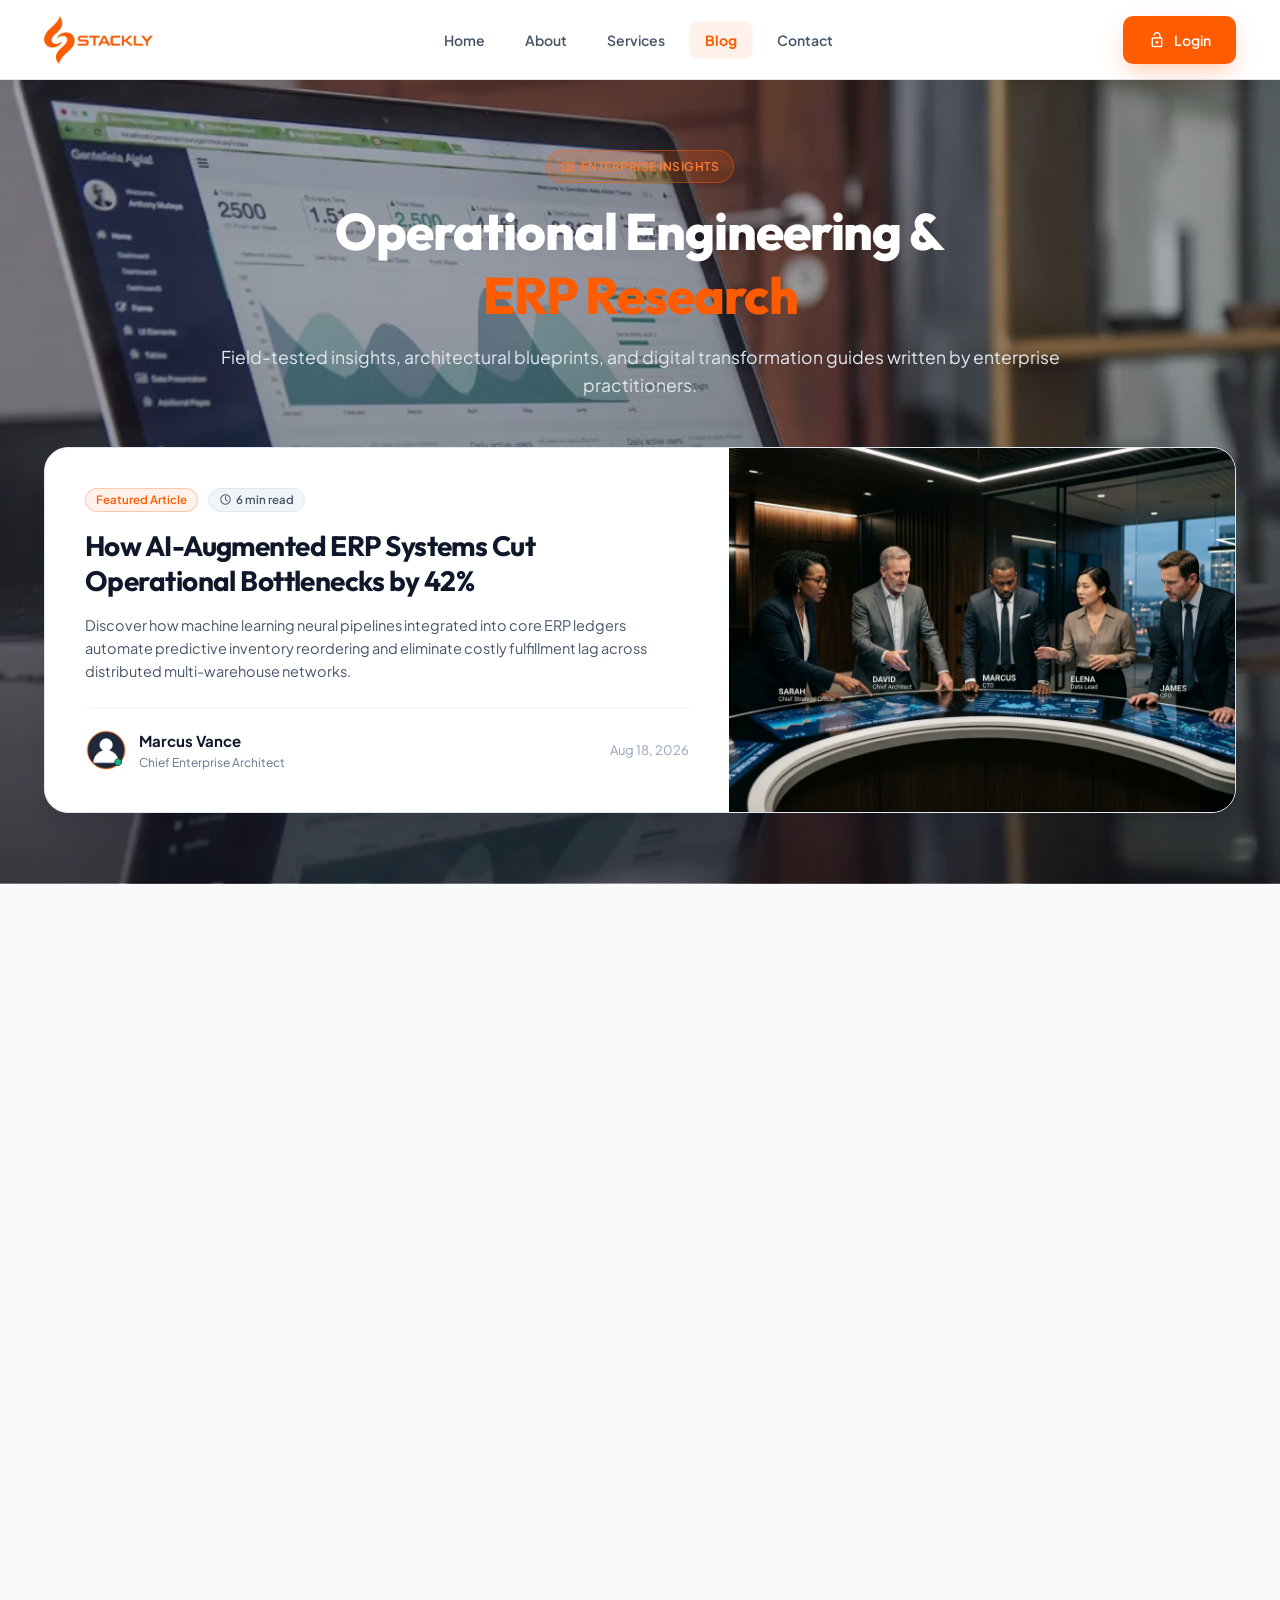
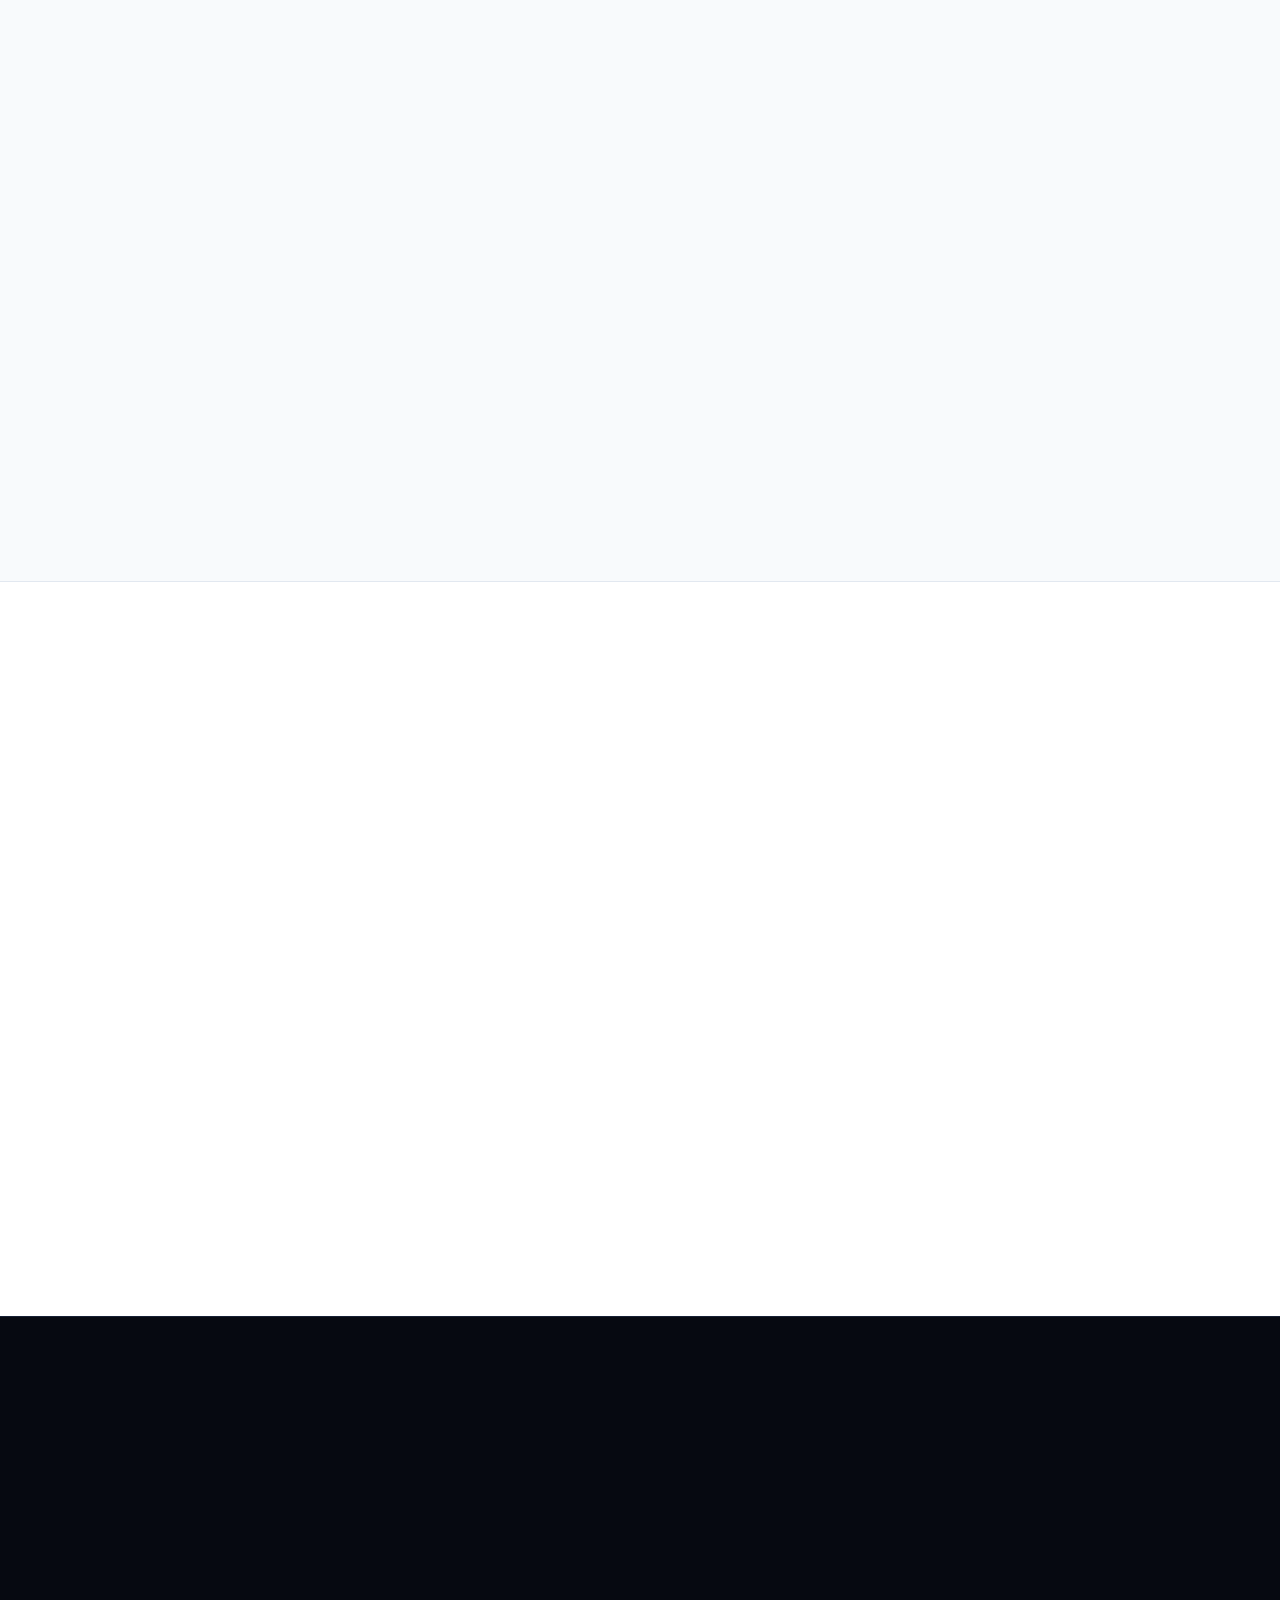
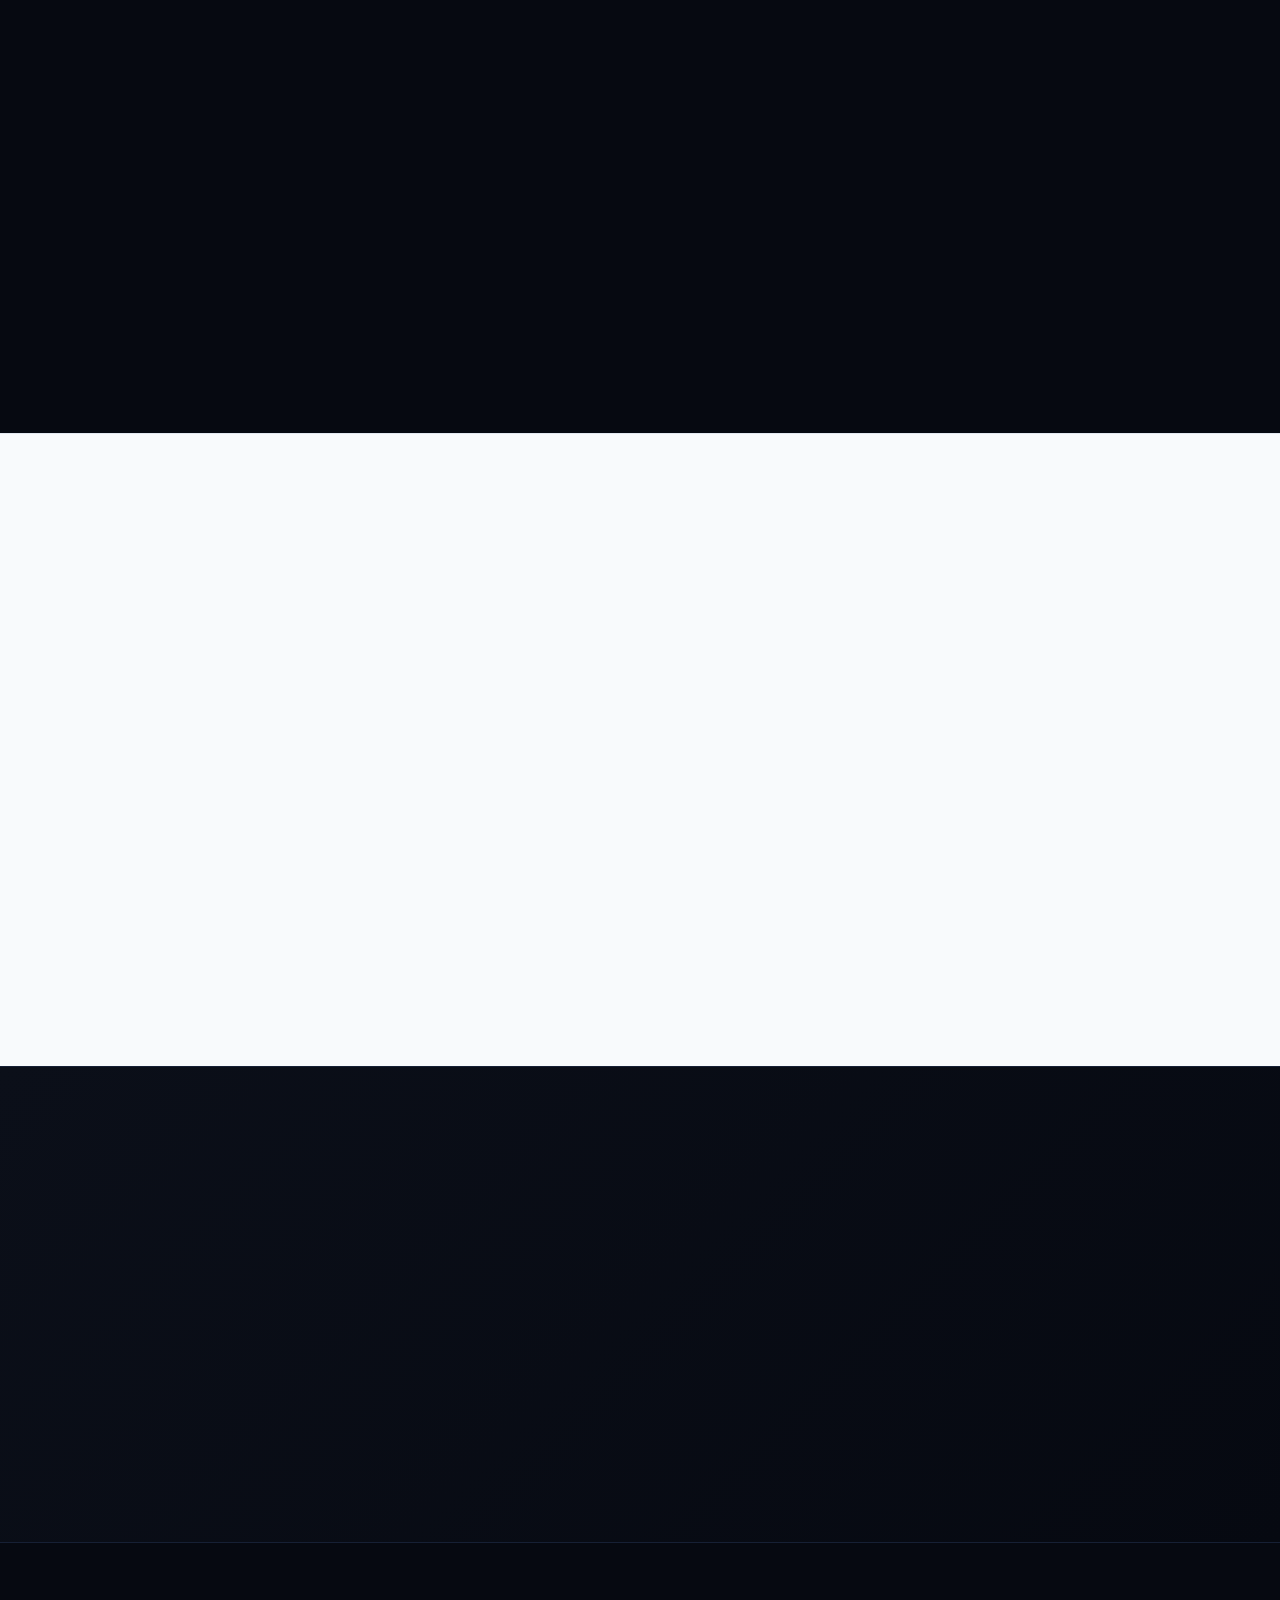
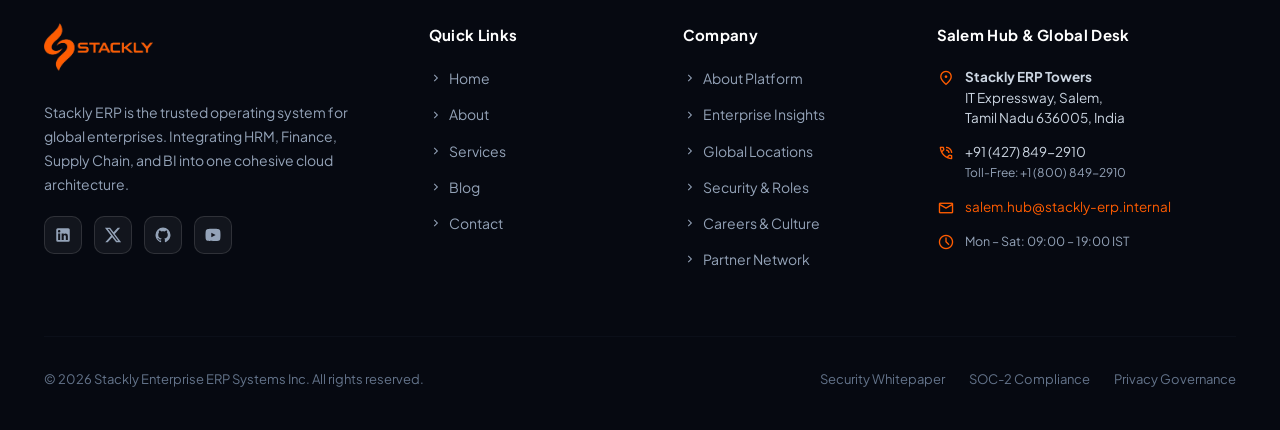
<file: blog.html>
<!DOCTYPE html>
<html lang="en">
<head>
  <meta charset="UTF-8" />
  <meta name="viewport" content="width=device-width, initial-scale=1.0" />
  <title>Enterprise Insights & ERP Engineering Blog | Stackly ERP</title>
  <meta name="description" content="Read expert research, whitepapers, and operational blueprints on AI-driven ERP, autonomous supply chains, and enterprise digital transformation." />
  
  <link rel="stylesheet" href="css/main.css" />
</head>
<body>
  <!-- GLOBAL STACKLY LOGO PRELOADER -->
  <div id="global-preloader" aria-hidden="true">
    <div class="preloader-logo-wrap">
      <img src="assets/stackly_066.webp" alt="Loading Stackly ERP" class="preloader-logo" />
    </div>
  </div>

  <!-- Site Header & Sticky Navbar -->
  <header class="site-header">
    <div class="container header-inner">
      <a href="index.html" class="brand-logo" id="nav-brand-logo">
        <img src="assets/stackly_066.webp" alt="Stackly ERP Enterprise Logo" />
      </a>

      <ul class="nav-menu">
        <li><a href="index.html" class="nav-link">Home</a></li>
        <li><a href="about.html" class="nav-link">About</a></li>
        <li><a href="services.html" class="nav-link">Services</a></li>
        <li><a href="blog.html" class="nav-link active">Blog</a></li>
        <li><a href="contact.html" class="nav-link">Contact</a></li>
      </ul>

      <div class="header-actions">
        <a href="login.html" class="btn btn-primary">
          <span class="material-symbols-outlined">lock_open</span> Login
        </a>
        <button class="mobile-toggle" aria-label="Toggle Mobile Menu">
          <span class="material-symbols-outlined" style="font-size: 26px;">menu</span>
        </button>
      </div>
    </div>
  </header>

  <!-- Mobile Drawer -->
  <div class="mobile-nav-backdrop"></div>
  <aside class="mobile-drawer" aria-label="Mobile Navigation">
    <div class="mobile-drawer-header">
      <img src="assets/stackly_066.webp" alt="Stackly ERP" style="height: 44px;" />
      <button class="mobile-drawer-close" style="background: none; border: none; cursor: pointer; color: var(--slate-600);">
        <span class="material-symbols-outlined" style="font-size: 24px;">close</span>
      </button>
    </div>
    <ul class="mobile-nav-links">
      <li><a href="index.html" class="nav-link">Home</a></li>
      <li><a href="about.html" class="nav-link">About</a></li>
      <li><a href="services.html" class="nav-link">Services</a></li>
      <li><a href="blog.html" class="nav-link active">Blog</a></li>
      <li><a href="contact.html" class="nav-link">Contact</a></li>
    </ul>
    <div class="mobile-drawer-footer">
      <a href="login.html" class="btn btn-primary" style="width: 100%;">
        <span class="material-symbols-outlined">lock_open</span> Login
      </a>
    </div>
  </aside>

  <main>
    <!-- PAGE HERO WITH HD BACKGROUND IMAGE -->
    <section class="page-hero-banner" style="background-image: url('assets/bg_blog.webp');">
      <div class="container">
        <div class="hero-banner-content" style="margin-bottom: 48px;">
          <div class="section-tag hero-anim-badge" style="background: rgba(255, 92, 1, 0.2); border-color: rgba(255, 92, 1, 0.45); color: #ff7a2e; margin-bottom: 16px;">
            <span class="material-symbols-outlined">menu_book</span> Enterprise Insights
          </div>
          <h1>
            <span class="hero-heading-left">Operational Engineering &amp;</span>
            <span class="hero-heading-right" style="color: var(--primary);">ERP Research</span>
          </h1>
          <p class="section-subtitle hero-anim-desc">
            Field-tested insights, architectural blueprints, and digital transformation guides written by enterprise practitioners.
          </p>
        </div>

        <!-- FEATURED LEAD ARTICLE CARD -->
        <div class="card blog-featured-hero-card">
          <div class="blog-featured-content">
            <div class="featured-tag" style="display: flex; align-items: center; gap: 10px; margin-bottom: 16px;">
              <span class="badge badge-primary">Featured Article</span>
              <span class="badge badge-neutral"><span class="material-symbols-outlined">schedule</span> 6 min read</span>
            </div>
            
            <!-- Bold letters: Animate from Left -->
            <h2 class="featured-heading-from-left" style="font-size: 1.75rem; margin-bottom: 16px; line-height: 1.25;">
              How AI-Augmented ERP Systems Cut Operational Bottlenecks by 42%
            </h2>
            
            <!-- Downside small letters: Animate from Right -->
            <div class="featured-desc-from-right">
              <p style="color: var(--slate-600); font-size: 14.5px; line-height: 1.6; margin-bottom: 24px;">
                Discover how machine learning neural pipelines integrated into core ERP ledgers automate predictive inventory reordering and eliminate costly fulfillment lag across distributed multi-warehouse networks.
              </p>
              <div style="display: flex; align-items: center; justify-content: space-between; border-top: 1px solid var(--slate-100); padding-top: 20px;">
                <div style="display: flex; align-items: center; gap: 12px;">
                  <img src="assets/avatar_admin.webp" alt="Marcus Vance" style="width: 42px; height: 42px; border-radius: 50%;" />
                  <div>
                    <div style="font-weight: 700; color: var(--slate-900);">Marcus Vance</div>
                    <div style="font-size: 12px; color: var(--slate-500);">Chief Enterprise Architect</div>
                  </div>
                </div>
                <span style="font-size: 13px; color: var(--slate-400);">Aug 18, 2026</span>
              </div>
            </div>
          </div>

          <!-- Real Image: Animate from Up to Down -->
          <div class="blog-featured-image-col" style="background-color: var(--navy-900); display: flex; align-items: center; justify-content: center; overflow: hidden;">
            <img src="assets/blog_ai_featured.webp" alt="AI ERP Transformation" class="featured-img-from-top" style="width: 100%; height: 100%; object-fit: cover;" />
          </div>
        </div>
      </div>
    </section>

    <!-- BLOG ARTICLES GRID -->
    <section class="section-padding blog-grid-animation-section" style="background-color: var(--slate-50);">
      <div class="container">
        <div id="blog-cards-grid">
          
          <!-- Article 1: Left Card - Enters SECOND -->
          <div class="card blog-article-card blog-card-left" data-category="AI & Automation" data-title="How AI-Augmented ERP Systems Cut Operational Bottlenecks by 42%">
            <div class="blog-card-img-wrap">
              <img src="assets/blog_real_aierp.webp" alt="How AI-Augmented ERP Systems Cut Operational Bottlenecks by 42%" />
            </div>
            <div class="blog-card-meta">
              <span class="badge badge-primary">AI & Automation</span>
              <span class="badge badge-neutral"><span class="material-symbols-outlined">schedule</span> 6 min read</span>
            </div>
            <h4>How AI-Augmented ERP Systems Cut Operational Bottlenecks by 42%</h4>
            <p>
              Discover how machine learning neural pipelines integrated into core ERP ledgers automate predictive inventory reordering and eliminate costly fulfillment lag.
            </p>
            <div class="blog-card-author">
              <div style="display: flex; align-items: center; gap: 10px;">
                <img src="assets/avatar_admin.webp" alt="Marcus Vance" style="width: 34px; height: 34px; border-radius: 50%; object-fit: cover;" />
                <span style="font-size: 13.5px; font-weight: 600; color: var(--slate-800);">Marcus Vance</span>
              </div>
              <span style="font-size: 12.5px; color: var(--slate-400);">Aug 18, 2026</span>
            </div>
          </div>

          <!-- Article 2: Center Card - Enters FIRST -->
          <div class="card blog-article-card blog-card-center" data-category="Supply Chain" data-title="Autonomous Supply Chain Architecture: Mitigating Global Disruption">
            <div class="blog-card-img-wrap">
              <img src="assets/blog_real_supplychain.webp" alt="Autonomous Supply Chain Architecture: Mitigating Global Disruption" />
            </div>
            <div class="blog-card-meta">
              <span class="badge badge-success">Supply Chain</span>
              <span class="badge badge-neutral"><span class="material-symbols-outlined">schedule</span> 8 min read</span>
            </div>
            <h4>Autonomous Supply Chain Architecture: Mitigating Global Disruption</h4>
            <p>
              Real-time multi-modal logistics telemetry enables proactive route diversion, dynamic supplier scorecards, and resilient inventory buffers.
            </p>
            <div class="blog-card-author">
              <div style="display: flex; align-items: center; gap: 10px;">
                <img src="assets/avatar_ops.webp" alt="Elena Rostova" style="width: 34px; height: 34px; border-radius: 50%; object-fit: cover;" />
                <span style="font-size: 13.5px; font-weight: 600; color: var(--slate-800);">Elena Rostova</span>
              </div>
              <span style="font-size: 12.5px; color: var(--slate-400);">Aug 14, 2026</span>
            </div>
          </div>

          <!-- Article 3: Right Card - Enters THIRD -->
          <div class="card blog-article-card blog-card-right" data-category="Finance & Tax" data-title="Next-Gen Financial Intelligence: Cloud Ledgers and Continuous Auditing">
            <div class="blog-card-img-wrap">
              <img src="assets/blog_real_finance.webp" alt="Next-Gen Financial Intelligence: Cloud Ledgers and Continuous Auditing" />
            </div>
            <div class="blog-card-meta">
              <span class="badge badge-warning">Finance & Tax</span>
              <span class="badge badge-neutral"><span class="material-symbols-outlined">schedule</span> 5 min read</span>
            </div>
            <h4>Next-Gen Financial Intelligence: Cloud Ledgers and Continuous Auditing</h4>
            <p>
              Transforming month-end close from weeks into minutes with automated bank reconciliations, multi-currency compliance, and AI variance analysis.
            </p>
            <div class="blog-card-author">
              <div style="display: flex; align-items: center; gap: 10px;">
                <div style="width: 34px; height: 34px; border-radius: 50%; background: var(--primary-light); color: var(--primary); display: flex; align-items: center; justify-content: center; font-size: 12px; font-weight: 700;">DC</div>
                <span style="font-size: 13.5px; font-weight: 600; color: var(--slate-800);">David Chen, CFA</span>
              </div>
              <span style="font-size: 12.5px; color: var(--slate-400);">Aug 09, 2026</span>
            </div>
          </div>

          <!-- Article 4: Subsequent Card -->
          <div class="card blog-article-card blog-card-subsequent" data-category="Human Resources" data-title="Modern Workforce Optimization in High-Growth Tech Enterprises">
            <div class="blog-card-img-wrap">
              <img src="assets/blog_hr_workforce.webp" alt="Modern Workforce Optimization in High-Growth Tech Enterprises" />
            </div>
            <div class="blog-card-meta">
              <span class="badge badge-info">Human Resources</span>
              <span class="badge badge-neutral"><span class="material-symbols-outlined">schedule</span> 4 min read</span>
            </div>
            <h4>Modern Workforce Optimization in High-Growth Tech Enterprises</h4>
            <p>
              Data-driven talent retention frameworks, real-time productivity benchmarking, and automated global payroll compliance at enterprise scale.
            </p>
            <div class="blog-card-author">
              <div style="display: flex; align-items: center; gap: 10px;">
                <div style="width: 34px; height: 34px; border-radius: 50%; background: rgba(59, 130, 246, 0.1); color: var(--info); display: flex; align-items: center; justify-content: center; font-size: 12px; font-weight: 700;">SJ</div>
                <span style="font-size: 13.5px; font-weight: 600; color: var(--slate-800);">Sarah Jenkins</span>
              </div>
              <span style="font-size: 12.5px; color: var(--slate-400);">Aug 02, 2026</span>
            </div>
          </div>

        </div>
      </div>
    </section>

    <!-- SECTION 3: RESEARCH TRACKS & TOPIC RADAR (SHUFFLE & ARRANGE ANIMATION) -->
    <section class="section-padding horizontal-cards-section" style="background-color: var(--white); border-top: 1px solid var(--slate-200);">
      <div class="container">
        <div class="section-header">
          <div class="section-tag"><span class="material-symbols-outlined">hub</span> Research Radar</div>
          <h2 class="section-title row-heading-left">Core Enterprise Research Tracks</h2>
          <p class="section-subtitle row-subtitle-right">Explore in-depth architectural taxonomy and engineering benchmarks across mission-critical ERP domains.</p>
        </div>

        <div class="horizontal-cards-row" style="display: grid; grid-template-columns: repeat(auto-fit, minmax(min(100%, 250px), 1fr)); gap: 24px;">
          
          <!-- Track Card 1 -->
          <div class="card shuffle-card" style="display: flex; flex-direction: column; justify-content: space-between; border-radius: var(--radius-xl); box-shadow: var(--shadow-sm); padding: 28px 24px;">
            <div>
              <div style="display: flex; justify-content: space-between; align-items: center; margin-bottom: 16px;">
                <div class="icon-box" style="margin-bottom: 0; background: var(--primary-light); color: var(--primary);">
                  <span class="material-symbols-outlined">account_balance</span>
                </div>
                <span class="badge badge-primary">Finance &amp; Audit</span>
              </div>
              <h4 style="margin-bottom: 10px; font-size: 1.15rem;">Autonomous Ledgers</h4>
              <p style="font-size: 13.5px; color: var(--slate-600); line-height: 1.6; margin-bottom: 20px;">
                Deterministic GAAP reconciliation engines, automated double-entry verification, and sub-second multi-entity ledger consolidation.
              </p>
            </div>
            <div style="border-top: 1px solid var(--slate-100); padding-top: 14px; display: flex; align-items: center; justify-content: space-between; font-size: 12.5px; color: var(--slate-500);">
              <span>12 Research Papers</span>
              <span style="color: var(--primary); font-weight: 600;">Updated Weekly</span>
            </div>
          </div>

          <!-- Track Card 2 -->
          <div class="card shuffle-card" style="display: flex; flex-direction: column; justify-content: space-between; border-radius: var(--radius-xl); box-shadow: var(--shadow-sm); padding: 28px 24px;">
            <div>
              <div style="display: flex; justify-content: space-between; align-items: center; margin-bottom: 16px;">
                <div class="icon-box" style="margin-bottom: 0; background: var(--success-bg); color: var(--success);">
                  <span class="material-symbols-outlined">local_shipping</span>
                </div>
                <span class="badge badge-success">Logistics &amp; Ops</span>
              </div>
              <h4 style="margin-bottom: 10px; font-size: 1.15rem;">Supply Chain Telemetry</h4>
              <p style="font-size: 13.5px; color: var(--slate-600); line-height: 1.6; margin-bottom: 20px;">
                Neural predictive replenishment models, multi-modal maritime IoT tracking, and vendor SLA risk scoring algorithms.
              </p>
            </div>
            <div style="border-top: 1px solid var(--slate-100); padding-top: 14px; display: flex; align-items: center; justify-content: space-between; font-size: 12.5px; color: var(--slate-500);">
              <span>18 Field Reports</span>
              <span style="color: var(--success); font-weight: 600;">Updated Bi-Weekly</span>
            </div>
          </div>

          <!-- Track Card 3 -->
          <div class="card shuffle-card" style="display: flex; flex-direction: column; justify-content: space-between; border-radius: var(--radius-xl); box-shadow: var(--shadow-sm); padding: 28px 24px;">
            <div>
              <div style="display: flex; justify-content: space-between; align-items: center; margin-bottom: 16px;">
                <div class="icon-box" style="margin-bottom: 0; background: var(--info-bg); color: var(--info);">
                  <span class="material-symbols-outlined">dns</span>
                </div>
                <span class="badge badge-info">Cloud Architecture</span>
              </div>
              <h4 style="margin-bottom: 10px; font-size: 1.15rem;">Distributed Systems</h4>
              <p style="font-size: 13.5px; color: var(--slate-600); line-height: 1.6; margin-bottom: 20px;">
                Active-active multi-region Kubernetes clusters, event-driven streaming pipelines, and 99.999% uptime operational blueprints.
              </p>
            </div>
            <div style="border-top: 1px solid var(--slate-100); padding-top: 14px; display: flex; align-items: center; justify-content: space-between; font-size: 12.5px; color: var(--slate-500);">
              <span>9 Technical Specs</span>
              <span style="color: var(--info); font-weight: 600;">Tier-IV Verified</span>
            </div>
          </div>

          <!-- Track Card 4 -->
          <div class="card shuffle-card" style="display: flex; flex-direction: column; justify-content: space-between; border-radius: var(--radius-xl); box-shadow: var(--shadow-sm); padding: 28px 24px;">
            <div>
              <div style="display: flex; justify-content: space-between; align-items: center; margin-bottom: 16px;">
                <div class="icon-box" style="margin-bottom: 0; background: var(--warning-bg); color: var(--warning);">
                  <span class="material-symbols-outlined">verified_user</span>
                </div>
                <span class="badge badge-warning">Security &amp; Trust</span>
              </div>
              <h4 style="margin-bottom: 10px; font-size: 1.15rem;">Sovereign Governance</h4>
              <p style="font-size: 13.5px; color: var(--slate-600); line-height: 1.6; margin-bottom: 20px;">
                Hardware Security Modules (HSM), FIPS 140-3 cryptography, and automated GDPR, HIPAA &amp; SOC-2 compliance frameworks.
              </p>
            </div>
            <div style="border-top: 1px solid var(--slate-100); padding-top: 14px; display: flex; align-items: center; justify-content: space-between; font-size: 12.5px; color: var(--slate-500);">
              <span>15 Compliance Guides</span>
              <span style="color: var(--warning); font-weight: 600;">FedRAMP Ready</span>
            </div>
          </div>

        </div>
      </div>
    </section>

    <!-- SECTION 4: EXECUTIVE WHITEPAPERS & BENCHMARKS (SHUFFLE & ARRANGE ANIMATION) -->
    <section class="section-padding horizontal-cards-section" style="background-color: var(--navy-950); color: var(--white); border-top: 1px solid var(--navy-800);">
      <div class="container">
        <div class="section-header">
          <div class="section-tag" style="background: rgba(255, 92, 1, 0.15); border-color: rgba(255, 92, 1, 0.3);">
            <span class="material-symbols-outlined">download</span> Downloadable Blueprints
          </div>
          <h2 class="section-title row-heading-left" style="color: var(--white);">Executive Whitepapers &amp; Technical Guides</h2>
          <p class="section-subtitle row-subtitle-right" style="color: var(--slate-400);">Comprehensive frameworks, migration blueprints, and ROI calculations authored by our chief enterprise architects.</p>
        </div>

        <div class="horizontal-cards-row" style="display: grid; grid-template-columns: repeat(auto-fit, minmax(min(100%, 280px), 1fr)); gap: 24px;">
          
          <!-- Whitepaper Card 1 -->
          <div class="card shuffle-card" style="background-color: var(--navy-900); border: 1px solid var(--navy-800); border-radius: var(--radius-xl); padding: 32px 26px; display: flex; flex-direction: column; justify-content: space-between;">
            <div>
              <div class="badge badge-primary" style="align-self: flex-start; margin-bottom: 16px;">Technical Guide • 42 Pages</div>
              <h4 style="color: var(--white); margin-bottom: 12px; font-size: 1.2rem; line-height: 1.35;">2026 Enterprise ERP Migration Blueprint</h4>
              <p style="font-size: 13.5px; color: var(--slate-300); line-height: 1.6; margin-bottom: 24px;">
                Proven step-by-step methodologies for zero-downtime database cutovers from legacy monolithic ERPs to distributed cloud clusters.
              </p>
            </div>
            <a href="404.html" class="btn btn-outline-white btn-sm" style="width: 100%; justify-content: center;">
              <span class="material-symbols-outlined">download</span>
              <span>Download Blueprint (PDF)</span>
            </a>
          </div>

          <!-- Whitepaper Card 2 -->
          <div class="card shuffle-card" style="background-color: var(--navy-900); border: 1px solid var(--navy-800); border-radius: var(--radius-xl); padding: 32px 26px; display: flex; flex-direction: column; justify-content: space-between;">
            <div>
              <div class="badge badge-success" style="align-self: flex-start; margin-bottom: 16px;">Architecture Paper • 28 Pages</div>
              <h4 style="color: var(--white); margin-bottom: 12px; font-size: 1.2rem; line-height: 1.35;">Autonomous Cloud Ledger Architecture</h4>
              <p style="font-size: 13.5px; color: var(--slate-300); line-height: 1.6; margin-bottom: 24px;">
                Mathematical proofs and latency benchmarks comparing distributed ledger consensus models against legacy relational databases.
              </p>
            </div>
            <a href="404.html" class="btn btn-outline-white btn-sm" style="width: 100%; justify-content: center;">
              <span class="material-symbols-outlined">download</span>
              <span>Download Whitepaper (PDF)</span>
            </a>
          </div>

          <!-- Whitepaper Card 3 -->
          <div class="card shuffle-card" style="background-color: var(--navy-900); border: 1px solid var(--navy-800); border-radius: var(--radius-xl); padding: 32px 26px; display: flex; flex-direction: column; justify-content: space-between;">
            <div>
              <div class="badge badge-warning" style="align-self: flex-start; margin-bottom: 16px;">Industry Report • 36 Pages</div>
              <h4 style="color: var(--white); margin-bottom: 12px; font-size: 1.2rem; line-height: 1.35;">Global Supply Chain Resiliency Index</h4>
              <p style="font-size: 13.5px; color: var(--slate-300); line-height: 1.6; margin-bottom: 24px;">
                Empirical field analysis of multi-modal fulfillment bottlenecks and mitigation benchmarks across 500+ multinational enterprises.
              </p>
            </div>
            <a href="404.html" class="btn btn-outline-white btn-sm" style="width: 100%; justify-content: center;">
              <span class="material-symbols-outlined">download</span>
              <span>Download Report (PDF)</span>
            </a>
          </div>

        </div>
      </div>
    </section>

    <!-- SECTION 5: EXECUTIVE NEWSLETTER & ADVISORY SUBSCRIPTION BAR -->
    <section class="section-padding" style="background-color: var(--slate-50); border-top: 1px solid var(--slate-200);">
      <div class="container" style="max-width: 960px;">
        <div class="newsletter-enterprise-box reveal-init">
          <div style="max-width: 680px; margin: 0 auto; text-align: center;">
            <div class="section-tag" style="background: rgba(255, 92, 1, 0.15); border-color: rgba(255, 92, 1, 0.3); color: #ff7a2e; margin-bottom: 16px;">
              <span class="material-symbols-outlined">mail</span> Executive Intelligence
            </div>
            <h2 style="color: var(--white); margin-bottom: 14px;">Subscribe to the Enterprise Architecture Dispatch</h2>
            <p style="color: var(--slate-300); font-size: 14.5px; line-height: 1.6; margin-bottom: 28px;">
              Curated weekly briefings on distributed database resilience, algorithmic supply chain optimization, and global financial compliance. No marketing spam.
            </p>

            <form id="executive-newsletter-form" action="404.html" method="GET" novalidate style="display: flex; flex-direction: column; gap: 20px;">
              <div>
                <div class="newsletter-input-group">
                  <input type="email" id="executive-email" placeholder="Enter your corporate email" required class="input-field" />
                  <button type="submit" class="btn btn-primary">
                    <span>Join 18,000+ Architects</span>
                  </button>
                </div>
                <div id="executive-email-error" class="field-error-msg" style="display: none; align-items: center; justify-content: flex-start; gap: 6px; font-size: 12.5px; color: #ff6b6b; margin-top: 8px; font-weight: 500; text-align: left;">
                  <span class="material-symbols-outlined" style="font-size: 16px; flex-shrink: 0;">error</span>
                  <span id="executive-email-error-text">Please enter your corporate email.</span>
                </div>
              </div>

              <!-- Topic Preferences -->
              <div style="display: flex; justify-content: center; gap: 20px; flex-wrap: wrap; font-size: 13px; color: var(--slate-400);">
                <label style="display: flex; align-items: center; gap: 6px; cursor: pointer;">
                  <input type="checkbox" checked style="accent-color: var(--primary);" /> Autonomous AI Ledgers
                </label>
                <label style="display: flex; align-items: center; gap: 6px; cursor: pointer;">
                  <input type="checkbox" checked style="accent-color: var(--primary);" /> Supply Chain Telemetry
                </label>
                <label style="display: flex; align-items: center; gap: 6px; cursor: pointer;">
                  <input type="checkbox" checked style="accent-color: var(--primary);" /> Regulatory & Tax Updates
                </label>
              </div>
            </form>
          </div>
        </div>
      </div>
    </section>

    <!-- PRE-FOOTER CALL TO ACTION -->
    <section class="prefooter-cta-section" style="background: linear-gradient(135deg, var(--navy-900) 0%, var(--navy-950) 100%); color: var(--white); padding: 80px 0; border-top: 1px solid var(--navy-800); position: relative;">
      <div class="container" style="text-align: center; max-width: 780px;">
        <div class="section-tag prefooter-badge" style="background: rgba(255, 92, 1, 0.15); border-color: rgba(255, 92, 1, 0.3);">
          <span class="material-symbols-outlined">rocket_launch</span> Immediate Deployment
        </div>
        <h2 class="prefooter-heading" style="color: var(--white); margin-bottom: 18px;">Ready to Transform Your Enterprise Operations?</h2>
        <p class="prefooter-desc" style="color: var(--slate-300); font-size: 1.15rem; margin-bottom: 36px;">
          Experience how Stackly ERP centralizes mission-critical operations with unmatched speed, security, and intelligence.
        </p>
        <div style="display: flex; justify-content: center; gap: 16px; flex-wrap: wrap;">
          <a href="404.html" class="btn btn-primary btn-lg prefooter-btn-left">
            <span>Explore Role Dashboards</span>
          </a>
          <a href="404.html" class="btn btn-outline-white btn-lg prefooter-btn-right">
            <span class="material-symbols-outlined">support_agent</span>
            <span>Contact Solution Architect</span>
          </a>
        </div>
      </div>
    </section>
  </main>

  <!-- Global Footer with Salem Hub Address -->
  <footer class="site-footer">
    <div class="container">
      <div class="footer-grid">
        <!-- Col 1: Brand & Status -->
        <div class="footer-brand">
          <a href="index.html" class="brand-logo" style="display: inline-block; margin-bottom: 8px;">
            <img src="assets/stackly_066.webp" alt="Stackly ERP" style="height: 48px;" />
          </a>
          <p>
            Stackly ERP is the trusted operating system for global enterprises. Integrating HRM, Finance, Supply Chain, and BI into one cohesive cloud architecture.
          </p>
          <div class="footer-social-links">
            <a href="404.html" class="footer-social-btn" aria-label="LinkedIn" title="LinkedIn">
              <svg viewBox="0 0 24 24"><path d="M19 3a2 2 0 0 1 2 2v14a2 2 0 0 1-2 2H5a2 2 0 0 1-2-2V5a2 2 0 0 1 2-2h14m-.5 15.5v-5.3a3.26 3.26 0 0 0-3.26-3.26c-.85 0-1.84.52-2.28 1.3v-1.11h-2.79v8.37h2.79v-4.93c0-.77.62-1.4 1.39-1.4a1.4 1.4 0 0 1 1.4 1.4v4.93h2.75M6.88 8.56a1.68 1.68 0 0 0 1.68-1.68c0-.93-.75-1.69-1.68-1.69a1.69 1.69 0 0 0-1.69 1.69c0 .93.76 1.68 1.69 1.68m1.39 9.94v-8.37H5.5v8.37h2.77z"/></svg>
            </a>
            <a href="404.html" class="footer-social-btn" aria-label="X (Twitter)" title="X (Twitter)">
              <svg viewBox="0 0 24 24"><path d="M18.244 2.25h3.308l-7.227 8.26 8.502 11.24H16.17l-5.214-6.817L4.99 21.75H1.68l7.73-8.835L1.254 2.25H8.08l4.713 6.231zm-1.161 17.52h1.833L7.084 4.126H5.117z"/></svg>
            </a>
            <a href="404.html" class="footer-social-btn" aria-label="GitHub" title="GitHub">
              <svg viewBox="0 0 24 24"><path d="M12 2A10 10 0 0 0 2 12c0 4.42 2.87 8.17 6.84 9.5.5.08.66-.23.66-.5v-1.69c-2.77.6-3.36-1.34-3.36-1.34-.46-1.16-1.11-1.47-1.11-1.47-.91-.62.07-.6.07-.6 1 .07 1.53 1.03 1.53 1.03.87 1.52 2.34 1.07 2.91.83.1-.65.35-1.09.63-1.34-2.22-.25-4.55-1.11-4.55-4.92 0-1.11.38-2 1.03-2.71-.1-.25-.45-1.29.1-2.64 0 0 .84-.27 2.75 1.02.79-.22 1.65-.33 2.5-.33.85 0 1.71.11 2.5.33 1.91-1.29 2.75-1.02 2.75-1.02.55 1.35.2 2.39.1 2.64.65.71 1.03 1.6 1.03 2.71 0 3.82-2.34 4.66-4.57 4.91.36.31.69.92.69 1.85V21c0 .27.16.59.67.5C19.14 20.16 22 16.42 22 12A10 10 0 0 0 12 2z"/></svg>
            </a>
            <a href="404.html" class="footer-social-btn" aria-label="YouTube" title="YouTube">
              <svg viewBox="0 0 24 24"><path d="M21.582 6.186a2.76 2.76 0 0 0-1.942-1.954C17.927 3.75 12 3.75 12 3.75s-5.927 0-7.64.482a2.76 2.76 0 0 0-1.942 1.954C2 7.907 2 12 2 12s0 4.093.418 5.814a2.76 2.76 0 0 0 1.942 1.954C6.073 20.25 12 20.25 12 20.25s5.927 0 7.64-.482a2.76 2.76 0 0 0 1.942-1.954C22 16.093 22 12 22 12s0-4.093-.418-5.814zM9.75 15.02V8.98L15.5 12l-5.75 3.02z"/></svg>
            </a>
          </div>
        </div>

        <!-- Col 2: Quick Links (Navbar Pages) -->
        <div>
          <div class="footer-heading">Quick Links</div>
          <ul class="footer-links">
            <li><a href="index.html"><span class="material-symbols-outlined" style="font-size: 14px;">chevron_right</span> Home</a></li>
            <li><a href="about.html"><span class="material-symbols-outlined" style="font-size: 14px;">chevron_right</span> About</a></li>
            <li><a href="services.html"><span class="material-symbols-outlined" style="font-size: 14px;">chevron_right</span> Services</a></li>
            <li><a href="blog.html"><span class="material-symbols-outlined" style="font-size: 14px;">chevron_right</span> Blog</a></li>
            <li><a href="contact.html"><span class="material-symbols-outlined" style="font-size: 14px;">chevron_right</span> Contact</a></li>
          </ul>
        </div>

        <!-- Col 3: Company (Routes to 404) -->
        <div>
          <div class="footer-heading">Company</div>
          <ul class="footer-links">
            <li><a href="404.html"><span class="material-symbols-outlined" style="font-size: 14px;">chevron_right</span> About Platform</a></li>
            <li><a href="404.html"><span class="material-symbols-outlined" style="font-size: 14px;">chevron_right</span> Enterprise Insights</a></li>
            <li><a href="404.html"><span class="material-symbols-outlined" style="font-size: 14px;">chevron_right</span> Global Locations</a></li>
            <li><a href="404.html"><span class="material-symbols-outlined" style="font-size: 14px;">chevron_right</span> Security & Roles</a></li>
            <li><a href="404.html"><span class="material-symbols-outlined" style="font-size: 14px;">chevron_right</span> Careers & Culture</a></li>
            <li><a href="404.html"><span class="material-symbols-outlined" style="font-size: 14px;">chevron_right</span> Partner Network</a></li>
          </ul>
        </div>

        <!-- Col 4: Stackly Salem Address & Global Contact -->
        <div>
          <div class="footer-heading">Salem Hub & Global Desk</div>
          <ul class="footer-address-list">
            <li class="footer-address-item">
              <span class="material-symbols-outlined">location_on</span>
              <div>
                <strong>Stackly ERP Towers</strong><br />
                IT Expressway, Salem,<br />
                Tamil Nadu 636005, India
              </div>
            </li>
            <li class="footer-address-item">
              <span class="material-symbols-outlined">phone_in_talk</span>
              <div>
                <span>+91 (427) 849-2910</span><br />
                <span style="font-size: 12px; color: var(--slate-400);">Toll-Free: +1 (800) 849-2910</span>
              </div>
            </li>
            <li class="footer-address-item">
              <span class="material-symbols-outlined">mail</span>
              <div>
                <a href="404.html" style="color: var(--primary);">salem.hub@stackly-erp.internal</a>
              </div>
            </li>
            <li class="footer-address-item">
              <span class="material-symbols-outlined">schedule</span>
              <div>
                <span style="font-size: 12.5px; color: var(--slate-400);">Mon – Sat: 09:00 – 19:00 IST</span>
              </div>
            </li>
          </ul>
        </div>
      </div>

      <!-- Footer Bottom Bar -->
      <div class="footer-bottom">
        <div>&copy; 2026 Stackly Enterprise ERP Systems Inc. All rights reserved.</div>
        <div style="display: flex; gap: 24px; flex-wrap: wrap;">
          <a href="404.html" style="color: var(--slate-500); font-size: 13px;">Security Whitepaper</a>
          <a href="404.html" style="color: var(--slate-500); font-size: 13px;">SOC-2 Compliance</a>
          <a href="404.html" style="color: var(--slate-500); font-size: 13px;">Privacy Governance</a>
        </div>
      </div>
    </div>
  </footer>

  <script src="js/data.js"></script>
  <script src="js/main.js"></script>
</body>
</html>
</file>
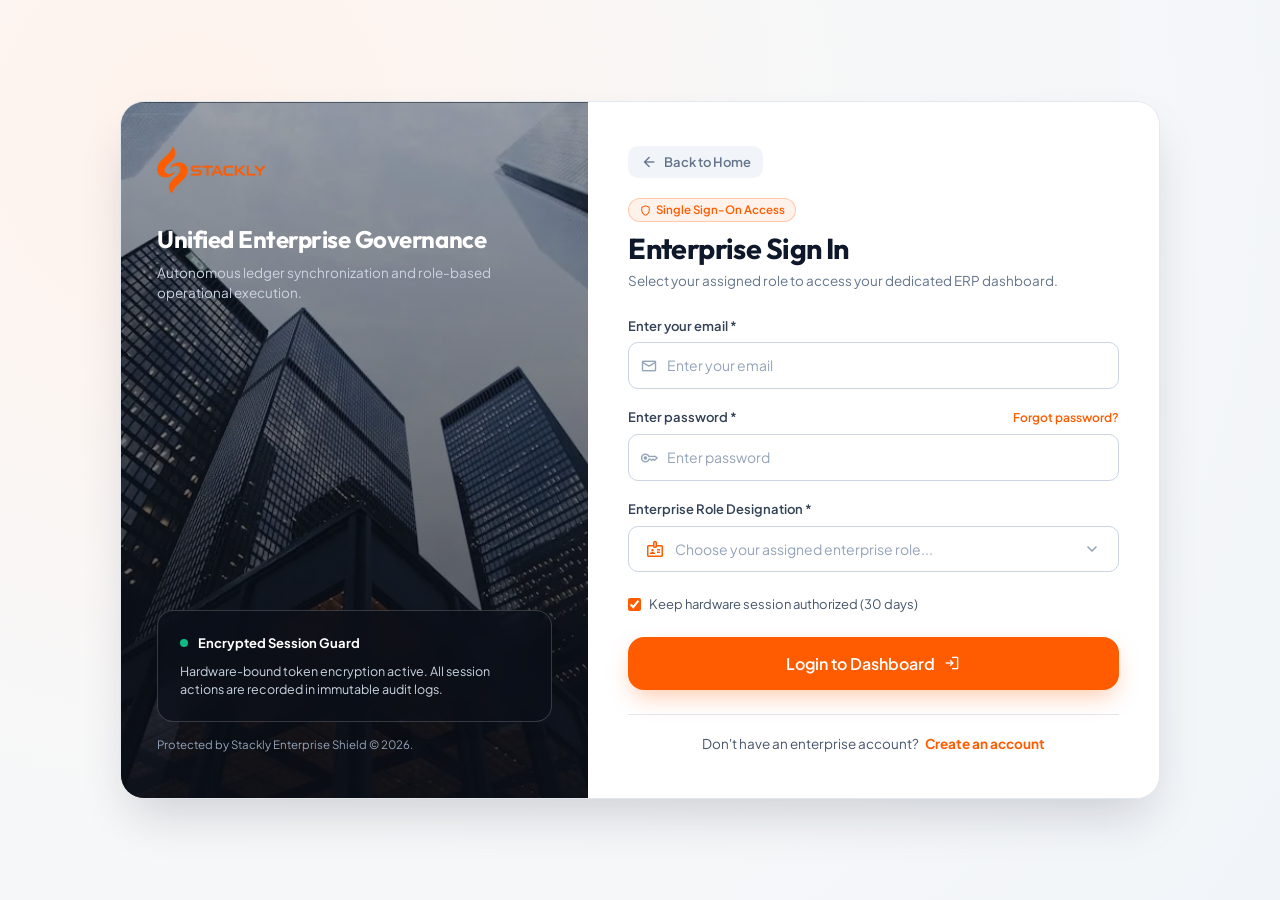
<file: login.html>
<!DOCTYPE html>
<html lang="en">
<head>
  <meta charset="UTF-8" />
  <meta name="viewport" content="width=device-width, initial-scale=1.0" />
  <title>Enterprise Access Portal | Stackly ERP Platform</title>
  <meta name="description" content="Secure role-based enterprise single sign-on access for Stackly ERP administrators and operations managers." />
  
  <link rel="stylesheet" href="css/main.css" />
  <style>
    body {
      min-height: 100vh;
      background: radial-gradient(circle at 15% 15%, rgba(255, 92, 1, 0.08) 0%, rgba(15, 23, 42, 0.03) 45%, #f1f5f9 100%);
      display: flex;
      flex-direction: column;
      justify-content: center;
      padding: 24px;
    }

    .auth-wrapper {
      width: 100%;
      max-width: 1040px;
      margin: 0 auto;
      background: var(--white);
      border: 1px solid var(--slate-200);
      border-radius: var(--radius-xl);
      box-shadow: 0 25px 50px -12px rgba(15, 23, 42, 0.18);
      overflow: hidden;
      display: grid;
      grid-template-columns: 0.9fr 1.1fr;
      position: relative;
    }

    /* Left Side: HD Image Panel */
    .auth-image-side {
      position: relative;
      background-image: url('assets/auth_login_bg.webp');
      background-size: cover;
      background-position: center;
      display: flex;
      flex-direction: column;
      justify-content: space-between;
      padding: 44px 36px;
      color: var(--white);
      overflow: hidden;
    }

    .auth-image-overlay {
      position: absolute;
      inset: 0;
      background: linear-gradient(180deg, rgba(6, 9, 17, 0.35) 0%, rgba(11, 15, 25, 0.78) 100%);
      z-index: 1;
    }

    .auth-image-content {
      position: relative;
      z-index: 2;
      display: flex;
      flex-direction: column;
      justify-content: space-between;
      height: 100%;
    }

    .auth-image-card {
      background: rgba(11, 15, 25, 0.7);
      backdrop-filter: blur(12px);
      -webkit-backdrop-filter: blur(12px);
      border: 1px solid rgba(255, 255, 255, 0.18);
      border-radius: var(--radius-lg);
      padding: 22px;
      box-shadow: var(--shadow-lg);
    }

    /* Right Side: Form Container */
    .auth-form-side {
      padding: 44px 40px;
      display: flex;
      flex-direction: column;
      justify-content: center;
      position: relative;
      background-color: var(--white);
      width: 100%;
      max-width: 100%;
      min-width: 0;
      box-sizing: border-box;
    }

    #erp-login-form {
      width: 100%;
      max-width: 100%;
      min-width: 0;
      box-sizing: border-box;
    }

    .input-wrapper {
      position: relative;
      width: 100%;
      max-width: 100%;
      box-sizing: border-box;
    }

    .input-field {
      width: 100% !important;
      max-width: 100% !important;
      box-sizing: border-box !important;
      display: block;
    }

    .auth-back-btn {
      display: inline-flex;
      align-items: center;
      gap: 6px;
      color: var(--slate-500);
      font-size: 13px;
      font-weight: 600;
      text-decoration: none;
      padding: 6px 12px;
      border-radius: var(--radius-md);
      transition: all var(--transition-fast);
      background: var(--slate-100);
      margin-bottom: 20px;
      align-self: flex-start;
    }
    .auth-back-btn:hover {
      color: var(--primary);
      background: var(--primary-light);
    }

    /* Custom Dropdown Specific Styles */
    .custom-role-dropdown {
      position: relative;
      width: 100%;
    }

    .role-dropdown-btn {
      width: 100%;
      display: flex;
      align-items: center;
      justify-content: space-between;
      padding: 12px 16px;
      background-color: var(--white);
      border: 1px solid var(--slate-300);
      border-radius: var(--radius-md);
      font-family: var(--font-body);
      font-size: 14px;
      color: var(--slate-800);
      cursor: pointer;
      transition: all var(--transition-fast);
      text-align: left;
    }

    .role-dropdown-btn:hover {
      border-color: var(--primary);
    }

    .role-dropdown-btn.active,
    .role-dropdown-btn:focus {
      outline: none;
      border-color: var(--primary);
      box-shadow: 0 0 0 3px var(--primary-glow);
    }

    .role-dropdown-btn.input-error {
      border-color: var(--danger) !important;
    }

    .role-dropdown-value {
      display: flex;
      align-items: center;
      gap: 10px;
    }

    .role-dropdown-value .material-symbols-outlined {
      color: var(--primary);
      font-size: 20px;
    }

    .role-dropdown-arrow {
      color: var(--slate-400);
      transition: transform var(--transition-fast);
    }

    .role-dropdown-btn.active .role-dropdown-arrow {
      transform: rotate(180deg);
    }

    .role-dropdown-menu {
      position: absolute;
      top: calc(100% + 6px);
      left: 0;
      width: 100%;
      background-color: var(--white);
      border: 1px solid var(--slate-200);
      border-radius: var(--radius-md);
      box-shadow: var(--shadow-xl);
      z-index: 100;
      display: none;
      overflow: hidden;
      animation: dropdownPop 0.2s cubic-bezier(0.16, 1, 0.3, 1) forwards;
    }

    .role-dropdown-menu.show {
      display: block;
    }

    @keyframes dropdownPop {
      from { opacity: 0; transform: translateY(-6px); }
      to { opacity: 1; transform: translateY(0); }
    }

    .role-dropdown-option {
      padding: 14px 16px;
      display: flex;
      align-items: center;
      gap: 12px;
      cursor: pointer;
      transition: background-color var(--transition-fast);
      border-bottom: 1px solid var(--slate-100);
    }

    .role-dropdown-option:last-child {
      border-bottom: none;
    }

    .role-dropdown-option:hover {
      background-color: var(--slate-50);
    }

    .role-dropdown-option.selected {
      background-color: var(--primary-light);
    }

    .role-dropdown-option.selected .role-option-title {
      color: var(--primary);
      font-weight: 700;
    }

    .role-option-icon {
      width: 36px;
      height: 36px;
      border-radius: var(--radius-md);
      background-color: var(--slate-100);
      color: var(--slate-600);
      display: flex;
      align-items: center;
      justify-content: center;
      flex-shrink: 0;
    }

    .role-dropdown-option.selected .role-option-icon {
      background-color: var(--primary);
      color: var(--white);
    }

    .role-option-title {
      font-size: 14px;
      font-weight: 600;
      color: var(--slate-800);
    }

    .role-option-desc {
      font-size: 12px;
      color: var(--slate-500);
      margin-top: 2px;
    }

    .placeholder-text {
      color: var(--slate-400);
    }

    @media (max-width: 900px) {
      body {
        padding: 16px 12px !important;
      }
      .auth-wrapper {
        grid-template-columns: 1fr !important;
        max-width: 480px !important;
        margin: 0 auto !important;
        border-radius: var(--radius-lg) !important;
        width: 100% !important;
        box-sizing: border-box !important;
        overflow: hidden !important;
      }
      .auth-image-side {
        display: none !important;
      }
      .auth-form-side {
        padding: 28px 18px !important;
        width: 100% !important;
        max-width: 100% !important;
        min-width: 0 !important;
        box-sizing: border-box !important;
      }
    }

    @media (max-width: 480px) {
      body {
        padding: 12px 10px !important;
      }
      .auth-form-side {
        padding: 24px 14px !important;
      }
    }
  </style>
</head>
<body>
  <!-- GLOBAL STACKLY LOGO PRELOADER -->
  <div id="global-preloader" aria-hidden="true">
    <div class="preloader-logo-wrap">
      <img src="assets/stackly_066.webp" alt="Loading Stackly ERP" class="preloader-logo" />
    </div>
  </div>

  <!-- Fullscreen Standalone Auth Container (No Navbar, No Footer) -->
  <main class="auth-wrapper">
    
    <!-- LEFT SIDE: HD Enterprise Image & Telemetry -->
    <div class="auth-image-side">
      <div class="auth-image-overlay"></div>
      
      <div class="auth-image-content">
        <!-- Brand Logo in Image Header -->
        <div>
          <a href="index.html" style="display: inline-block; margin-bottom: 24px;">
            <img src="assets/stackly_066.webp" alt="Stackly ERP" style="height: 48px; width: auto; object-fit: contain; display: block;" />
          </a>
          <h3 style="color: var(--white); font-size: 1.5rem; line-height: 1.3; margin-bottom: 8px;">Unified Enterprise Governance</h3>
          <p style="color: var(--slate-300); font-size: 13.5px; line-height: 1.5;">
            Autonomous ledger synchronization and role-based operational execution.
          </p>
        </div>

        <!-- Telemetry Card at Bottom -->
        <div>
          <div class="auth-image-card">
            <div style="display: flex; align-items: center; gap: 10px; margin-bottom: 8px;">
              <div class="status-dot"></div>
              <div style="font-size: 13px; font-weight: 700; color: var(--white);">Encrypted Session Guard</div>
            </div>
            <div style="font-size: 12.5px; color: var(--slate-300); line-height: 1.5;">
              Hardware-bound token encryption active. All session actions are recorded in immutable audit logs.
            </div>
          </div>
          <div style="font-size: 11.5px; color: var(--slate-400); margin-top: 14px;">
            Protected by Stackly Enterprise Shield &copy; 2026.
          </div>
        </div>
      </div>
    </div>

    <!-- RIGHT SIDE: Login Form -->
    <div class="auth-form-side">
      <a href="index.html" class="auth-back-btn" title="Return to Home">
        <span class="material-symbols-outlined" style="font-size: 18px;">arrow_back</span>
        <span>Back to Home</span>
      </a>

      <div style="margin-bottom: 24px;">
        <div class="badge badge-primary" style="margin-bottom: 8px;">
          <span class="material-symbols-outlined">shield</span> Single Sign-On Access
        </div>
        <h2 style="font-size: 1.8rem;">Enterprise Sign In</h2>
        <p style="color: var(--slate-500); font-size: 13.5px; margin-top: 4px;">
          Select your assigned role to access your dedicated ERP dashboard.
        </p>
      </div>

      <form id="erp-login-form" novalidate>
        <!-- Email Field -->
        <div style="margin-bottom: 18px;">
          <label for="login-email" style="display: block; font-size: 13px; font-weight: 600; color: var(--slate-700); margin-bottom: 6px;">Enter your email *</label>
          <div style="position: relative;">
            <span class="material-symbols-outlined" style="position: absolute; left: 12px; top: 50%; transform: translateY(-50%); color: var(--slate-400); font-size: 18px;">mail</span>
            <input type="email" id="login-email" class="input-field" placeholder="Enter your email" style="padding-left: 38px; background: var(--white); border-color: var(--slate-300); color: var(--slate-900);" required />
          </div>
          <div id="email-validation-error" style="display: none; align-items: center; gap: 6px; font-size: 12.5px; color: var(--danger); margin-top: 6px; font-weight: 500;">
            <span class="material-symbols-outlined" style="font-size: 16px;">error</span>
            <span>Email must be in @gmail format (e.g. yourname@gmail.com).</span>
          </div>
        </div>

        <!-- Password Field -->
        <div style="margin-bottom: 18px;">
          <div style="display: flex; justify-content: space-between; align-items: center; margin-bottom: 6px;">
            <label for="login-password" style="font-size: 13px; font-weight: 600; color: var(--slate-700);">Enter password *</label>
            <a href="404.html" style="font-size: 12px; color: var(--primary); font-weight: 600;">Forgot password?</a>
          </div>
          <div style="position: relative;">
            <span class="material-symbols-outlined" style="position: absolute; left: 12px; top: 50%; transform: translateY(-50%); color: var(--slate-400); font-size: 18px;">key</span>
            <input type="password" id="login-password" class="input-field" placeholder="Enter password" style="padding-left: 38px; background: var(--white); border-color: var(--slate-300); color: var(--slate-900);" required />
          </div>
          <div id="password-validation-error" style="display: none; align-items: center; gap: 6px; font-size: 12.5px; color: var(--danger); margin-top: 6px; font-weight: 500;">
            <span class="material-symbols-outlined" style="font-size: 16px;">error</span>
            <span>Please enter your password.</span>
          </div>
        </div>

        <!-- ROLE SELECTOR (STRICTLY CUSTOM DROPDOWN - ZERO NATIVE SELECT ELEMENTS) -->
        <div style="margin-bottom: 22px;">
          <label style="display: block; font-size: 13px; font-weight: 600; color: var(--slate-700); margin-bottom: 6px;">Enterprise Role Designation *</label>
          
          <div class="custom-role-dropdown" id="custom-role-dropdown">
            <!-- Dropdown Trigger Button -->
            <button type="button" class="role-dropdown-btn" id="role-dropdown-trigger" aria-haspopup="listbox" aria-expanded="false" aria-label="Select Enterprise Role">
              <div class="role-dropdown-value">
                <span class="material-symbols-outlined" id="selected-role-icon">badge</span>
                <span id="selected-role-text" class="placeholder-text">Choose your assigned enterprise role...</span>
              </div>
              <span class="material-symbols-outlined role-dropdown-arrow">expand_more</span>
            </button>

            <!-- Dropdown Options Menu -->
            <div class="role-dropdown-menu" id="role-dropdown-menu" role="listbox">
              <!-- Role 1: Administrator -->
              <div class="role-dropdown-option" data-value="admin" data-icon="admin_panel_settings" role="option" tabindex="0">
                <div class="role-option-icon">
                  <span class="material-symbols-outlined">admin_panel_settings</span>
                </div>
                <div>
                  <div class="role-option-title">Administrator</div>
                  <div class="role-option-desc">Executive overview, HR, Finance ledger, Inventory, and Reports.</div>
                </div>
              </div>

              <!-- Role 2: Operations Manager -->
              <div class="role-dropdown-option" data-value="operations" data-icon="precision_manufacturing" role="option" tabindex="0">
                <div class="role-option-icon">
                  <span class="material-symbols-outlined">precision_manufacturing</span>
                </div>
                <div>
                  <div class="role-option-title">Operations Manager</div>
                  <div class="role-option-desc">Plant output, Sales orders, Procurement approval, and Logistics.</div>
                </div>
              </div>
            </div>
          </div>

          <!-- Inline Validation Error -->
          <div id="role-selection-error" style="display: none; align-items: center; gap: 6px; font-size: 12.5px; color: var(--danger); margin-top: 8px; font-weight: 500;">
            <span class="material-symbols-outlined" style="font-size: 16px;">error</span>
            <span>Please select an enterprise role to authorize access.</span>
          </div>
        </div>

        <!-- Remember Me Checkbox -->
        <div style="display: flex; align-items: center; justify-content: space-between; margin-bottom: 22px;">
          <label style="display: flex; align-items: center; gap: 8px; font-size: 13px; color: var(--slate-600); cursor: pointer;">
            <input type="checkbox" checked style="accent-color: var(--primary);" />
            <span>Keep hardware session authorized (30 days)</span>
          </label>
        </div>

        <!-- Submit Button -->
        <button type="submit" class="btn btn-primary btn-lg" id="login-submit-btn" style="width: 100%;">
          <span>Login to Dashboard</span>
          <span class="material-symbols-outlined">login</span>
        </button>

        <!-- Create Account Link -->
        <div style="text-align: center; margin-top: 24px; padding-top: 18px; border-top: 1px solid var(--slate-200); font-size: 13.5px; color: var(--slate-600); display: flex; align-items: center; justify-content: center; flex-wrap: wrap; gap: 6px;">
          <span>Don't have an enterprise account?</span>
          <a href="signup.html" style="color: var(--primary); font-weight: 700; white-space: nowrap;">Create an account</a>
        </div>
      </form>
    </div>

  </main>

  <script src="js/data.js"></script>
  <script src="js/main.js"></script>
  <script src="js/login.js"></script>
</body>
</html>
</file>
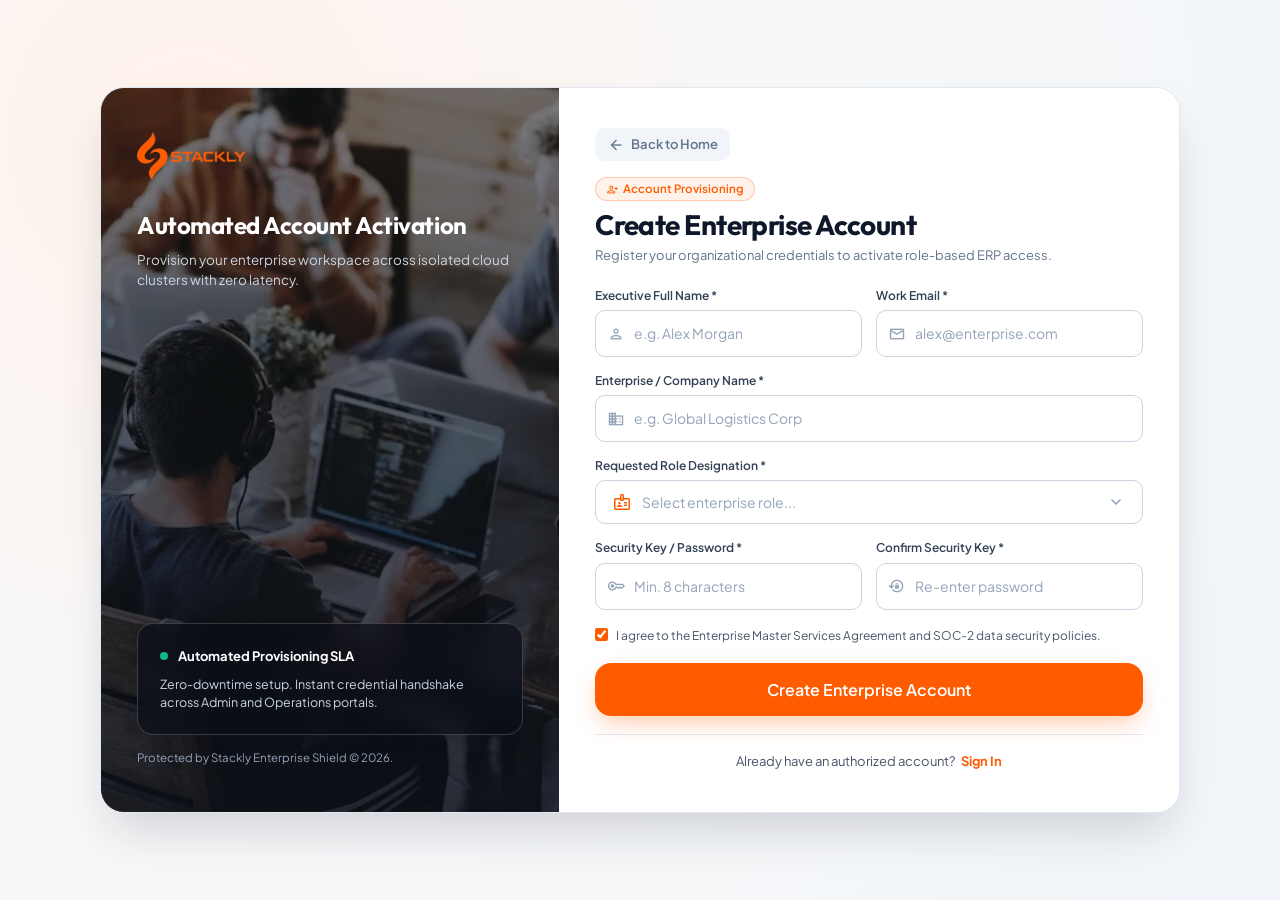
<file: signup.html>
<!DOCTYPE html>
<html lang="en">
<head>
  <meta charset="UTF-8" />
  <meta name="viewport" content="width=device-width, initial-scale=1.0" />
  <title>Create Enterprise Account | Stackly ERP Platform</title>
  <meta name="description" content="Provision a new enterprise account and select your role for the Stackly ERP cloud operating system." />
  
  <link rel="stylesheet" href="css/main.css" />
  <style>
    body {
      min-height: 100vh;
      background: radial-gradient(circle at 15% 15%, rgba(255, 92, 1, 0.08) 0%, rgba(15, 23, 42, 0.03) 45%, #f1f5f9 100%);
      display: flex;
      flex-direction: column;
      justify-content: center;
      padding: 32px 20px;
    }

    .auth-wrapper {
      width: 100%;
      max-width: 1080px;
      margin: 0 auto;
      background: var(--white);
      border: 1px solid var(--slate-200);
      border-radius: var(--radius-xl);
      box-shadow: 0 25px 50px -12px rgba(15, 23, 42, 0.18);
      overflow: hidden;
      display: grid;
      grid-template-columns: 0.85fr 1.15fr;
      position: relative;
    }

    /* Left Side: HD Image Panel */
    .auth-image-side {
      position: relative;
      background-image: url('assets/auth_signup_bg.webp');
      background-size: cover;
      background-position: center;
      display: flex;
      flex-direction: column;
      justify-content: space-between;
      padding: 44px 36px;
      color: var(--white);
      overflow: hidden;
    }

    .auth-image-overlay {
      position: absolute;
      inset: 0;
      background: linear-gradient(180deg, rgba(6, 9, 17, 0.35) 0%, rgba(11, 15, 25, 0.78) 100%);
      z-index: 1;
    }

    .auth-image-content {
      position: relative;
      z-index: 2;
      display: flex;
      flex-direction: column;
      justify-content: space-between;
      height: 100%;
    }

    .auth-image-card {
      background: rgba(11, 15, 25, 0.7);
      backdrop-filter: blur(12px);
      -webkit-backdrop-filter: blur(12px);
      border: 1px solid rgba(255, 255, 255, 0.18);
      border-radius: var(--radius-lg);
      padding: 22px;
      box-shadow: var(--shadow-lg);
    }

    /* Right Side: Form Container */
    .auth-form-side {
      padding: 40px 36px;
      display: flex;
      flex-direction: column;
      justify-content: center;
      position: relative;
      background-color: var(--white);
      width: 100%;
      max-width: 100%;
      min-width: 0;
      box-sizing: border-box;
    }

    #erp-signup-form {
      width: 100%;
      max-width: 100%;
      min-width: 0;
      box-sizing: border-box;
    }

    .input-wrapper {
      position: relative;
      width: 100%;
      max-width: 100%;
      box-sizing: border-box;
    }

    .input-field {
      width: 100% !important;
      max-width: 100% !important;
      box-sizing: border-box !important;
      display: block;
    }

    .auth-back-btn {
      display: inline-flex;
      align-items: center;
      gap: 6px;
      color: var(--slate-500);
      font-size: 13px;
      font-weight: 600;
      text-decoration: none;
      padding: 6px 12px;
      border-radius: var(--radius-md);
      transition: all var(--transition-fast);
      background: var(--slate-100);
      margin-bottom: 16px;
      align-self: flex-start;
    }
    .auth-back-btn:hover {
      color: var(--primary);
      background: var(--primary-light);
    }

    /* Custom Dropdown Specific Styles */
    .custom-role-dropdown {
      position: relative;
      width: 100%;
    }

    .role-dropdown-btn {
      width: 100%;
      display: flex;
      align-items: center;
      justify-content: space-between;
      padding: 11px 16px;
      background-color: var(--white);
      border: 1px solid var(--slate-300);
      border-radius: var(--radius-md);
      font-family: var(--font-body);
      font-size: 14px;
      color: var(--slate-800);
      cursor: pointer;
      transition: all var(--transition-fast);
      text-align: left;
    }

    .role-dropdown-btn:hover {
      border-color: var(--primary);
    }

    .role-dropdown-btn.active,
    .role-dropdown-btn:focus {
      outline: none;
      border-color: var(--primary);
      box-shadow: 0 0 0 3px var(--primary-glow);
    }

    .role-dropdown-btn.input-error {
      border-color: var(--danger) !important;
    }

    .role-dropdown-value {
      display: flex;
      align-items: center;
      gap: 10px;
    }

    .role-dropdown-value .material-symbols-outlined {
      color: var(--primary);
      font-size: 20px;
    }

    .role-dropdown-arrow {
      color: var(--slate-400);
      transition: transform var(--transition-fast);
    }

    .role-dropdown-btn.active .role-dropdown-arrow {
      transform: rotate(180deg);
    }

    .role-dropdown-menu {
      position: absolute;
      top: calc(100% + 6px);
      left: 0;
      width: 100%;
      background-color: var(--white);
      border: 1px solid var(--slate-200);
      border-radius: var(--radius-md);
      box-shadow: var(--shadow-xl);
      z-index: 100;
      display: none;
      overflow: hidden;
      animation: dropdownPop 0.2s cubic-bezier(0.16, 1, 0.3, 1) forwards;
    }

    .role-dropdown-menu.show {
      display: block;
    }

    @keyframes dropdownPop {
      from { opacity: 0; transform: translateY(-6px); }
      to { opacity: 1; transform: translateY(0); }
    }

    .role-dropdown-option {
      padding: 13px 16px;
      display: flex;
      align-items: center;
      gap: 12px;
      cursor: pointer;
      transition: background-color var(--transition-fast);
      border-bottom: 1px solid var(--slate-100);
    }

    .role-dropdown-option:last-child {
      border-bottom: none;
    }

    .role-dropdown-option:hover {
      background-color: var(--slate-50);
    }

    .role-dropdown-option.selected {
      background-color: var(--primary-light);
    }

    .role-dropdown-option.selected .role-option-title {
      color: var(--primary);
      font-weight: 700;
    }

    .role-option-icon {
      width: 34px;
      height: 34px;
      border-radius: var(--radius-md);
      background-color: var(--slate-100);
      color: var(--slate-600);
      display: flex;
      align-items: center;
      justify-content: center;
      flex-shrink: 0;
    }

    .role-dropdown-option.selected .role-option-icon {
      background-color: var(--primary);
      color: var(--white);
    }

    .role-option-title {
      font-size: 13.5px;
      font-weight: 600;
      color: var(--slate-800);
    }

    .role-option-desc {
      font-size: 11.5px;
      color: var(--slate-500);
      margin-top: 1px;
    }

    .placeholder-text {
      color: var(--slate-400);
    }

    .field-error-msg {
      font-size: 11.5px;
      color: var(--danger);
      margin-top: 4px;
      display: none;
      align-items: center;
      gap: 4px;
    }

    .form-row-2col {
      display: grid;
      grid-template-columns: 1fr 1fr;
      gap: 14px;
      margin-bottom: 14px;
      width: 100%;
      max-width: 100%;
      min-width: 0;
      box-sizing: border-box;
    }

    .form-row-2col > div {
      min-width: 0;
      width: 100%;
      box-sizing: border-box;
    }

    @media (max-width: 900px) {
      body {
        padding: 16px 12px !important;
      }
      .auth-wrapper {
        grid-template-columns: 1fr !important;
        max-width: 480px !important;
        margin: 0 auto !important;
        border-radius: var(--radius-lg) !important;
        width: 100% !important;
        box-sizing: border-box !important;
        overflow: hidden !important;
      }
      .auth-image-side {
        display: none !important;
      }
      .auth-form-side {
        padding: 28px 18px !important;
        width: 100% !important;
        max-width: 100% !important;
        min-width: 0 !important;
        box-sizing: border-box !important;
      }
      .form-row-2col {
        grid-template-columns: 1fr !important;
        gap: 14px !important;
        width: 100% !important;
      }
    }

    @media (max-width: 480px) {
      body {
        padding: 12px 10px !important;
      }
      .auth-form-side {
        padding: 24px 14px !important;
      }
    }
  </style>
</head>
<body>
  <!-- GLOBAL STACKLY LOGO PRELOADER -->
  <div id="global-preloader" aria-hidden="true">
    <div class="preloader-logo-wrap">
      <img src="assets/stackly_066.webp" alt="Loading Stackly ERP" class="preloader-logo" />
    </div>
  </div>

  <!-- Fullscreen Standalone Auth Container (No Navbar, No Footer) -->
  <main class="auth-wrapper">
    
    <!-- LEFT SIDE: HD Enterprise Image & Telemetry -->
    <div class="auth-image-side">
      <div class="auth-image-overlay"></div>
      
      <div class="auth-image-content">
        <!-- Brand Logo in Image Header -->
        <div>
          <a href="index.html" style="display: inline-block; margin-bottom: 24px;">
            <img src="assets/stackly_066.webp" alt="Stackly ERP" style="height: 48px; width: auto; object-fit: contain; display: block;" />
          </a>
          <h3 style="color: var(--white); font-size: 1.5rem; line-height: 1.3; margin-bottom: 8px;">Automated Account Activation</h3>
          <p style="color: var(--slate-300); font-size: 13.5px; line-height: 1.5;">
            Provision your enterprise workspace across isolated cloud clusters with zero latency.
          </p>
        </div>

        <!-- Telemetry Card at Bottom -->
        <div>
          <div class="auth-image-card">
            <div style="display: flex; align-items: center; gap: 10px; margin-bottom: 8px;">
              <div class="status-dot"></div>
              <div style="font-size: 13px; font-weight: 700; color: var(--white);">Automated Provisioning SLA</div>
            </div>
            <div style="font-size: 12.5px; color: var(--slate-300); line-height: 1.5;">
              Zero-downtime setup. Instant credential handshake across Admin and Operations portals.
            </div>
          </div>
          <div style="font-size: 11.5px; color: var(--slate-400); margin-top: 14px;">
            Protected by Stackly Enterprise Shield &copy; 2026.
          </div>
        </div>
      </div>
    </div>

    <!-- RIGHT SIDE: Signup Form -->
    <div class="auth-form-side">
      <a href="index.html" class="auth-back-btn" title="Return to Home">
        <span class="material-symbols-outlined" style="font-size: 18px;">arrow_back</span>
        <span>Back to Home</span>
      </a>

      <div style="margin-bottom: 20px;">
        <div class="badge badge-primary" style="margin-bottom: 6px;">
          <span class="material-symbols-outlined">person_add</span> Account Provisioning
        </div>
        <h2 style="font-size: 1.75rem;">Create Enterprise Account</h2>
        <p style="color: var(--slate-500); font-size: 13px; margin-top: 3px;">
          Register your organizational credentials to activate role-based ERP access.
        </p>
      </div>

      <form id="erp-signup-form" novalidate>
        <!-- Full Name & Work Email Grid -->
        <div class="form-row-2col">
          <div>
            <label for="signup-name" style="display: block; font-size: 12px; font-weight: 600; color: var(--slate-700); margin-bottom: 5px;">Executive Full Name *</label>
            <div style="position: relative;">
              <span class="material-symbols-outlined" style="position: absolute; left: 12px; top: 50%; transform: translateY(-50%); color: var(--slate-400); font-size: 18px;">person</span>
              <input type="text" id="signup-name" class="input-field" placeholder="e.g. Alex Morgan" style="padding-left: 38px; background: var(--white); border-color: var(--slate-300); color: var(--slate-900);" required />
            </div>
            <div class="field-error-msg" id="name-error"><span class="material-symbols-outlined" style="font-size: 14px;">error</span> Please enter your full name</div>
          </div>

          <div>
            <label for="signup-email" style="display: block; font-size: 12px; font-weight: 600; color: var(--slate-700); margin-bottom: 5px;">Work Email *</label>
            <div style="position: relative;">
              <span class="material-symbols-outlined" style="position: absolute; left: 12px; top: 50%; transform: translateY(-50%); color: var(--slate-400); font-size: 18px;">mail</span>
              <input type="email" id="signup-email" class="input-field" placeholder="alex@enterprise.com" style="padding-left: 38px; background: var(--white); border-color: var(--slate-300); color: var(--slate-900);" required />
            </div>
            <div class="field-error-msg" id="email-error"><span class="material-symbols-outlined" style="font-size: 14px;">error</span> Valid work email is required</div>
          </div>
        </div>

        <!-- Organization Name -->
        <div style="margin-bottom: 14px;">
          <label for="signup-company" style="display: block; font-size: 12px; font-weight: 600; color: var(--slate-700); margin-bottom: 5px;">Enterprise / Company Name *</label>
          <div style="position: relative;">
            <span class="material-symbols-outlined" style="position: absolute; left: 12px; top: 50%; transform: translateY(-50%); color: var(--slate-400); font-size: 18px;">business</span>
            <input type="text" id="signup-company" class="input-field" placeholder="e.g. Global Logistics Corp" style="padding-left: 38px; background: var(--white); border-color: var(--slate-300); color: var(--slate-900);" required />
          </div>
          <div class="field-error-msg" id="company-error"><span class="material-symbols-outlined" style="font-size: 14px;">error</span> Company name is required</div>
        </div>

        <!-- Role Designation Dropdown (Custom Dropdown - Zero Select Tags) -->
        <div style="margin-bottom: 14px;">
          <label style="display: block; font-size: 12px; font-weight: 600; color: var(--slate-700); margin-bottom: 5px;">Requested Role Designation *</label>
          
          <div class="custom-role-dropdown" id="custom-role-dropdown">
            <button type="button" class="role-dropdown-btn" id="role-dropdown-trigger" aria-haspopup="listbox" aria-expanded="false" aria-label="Select Requested Role">
              <div class="role-dropdown-value">
                <span class="material-symbols-outlined" id="selected-role-icon">badge</span>
                <span id="selected-role-text" class="placeholder-text">Select enterprise role...</span>
              </div>
              <span class="material-symbols-outlined role-dropdown-arrow">expand_more</span>
            </button>

            <div class="role-dropdown-menu" id="role-dropdown-menu" role="listbox">
              <div class="role-dropdown-option" data-value="admin" data-icon="admin_panel_settings" role="option" tabindex="0">
                <div class="role-option-icon">
                  <span class="material-symbols-outlined">admin_panel_settings</span>
                </div>
                <div>
                  <div class="role-option-title">Administrator</div>
                  <div class="role-option-desc">Executive governance: HR, General Ledger, Inventory, and Reports.</div>
                </div>
              </div>

              <div class="role-dropdown-option" data-value="operations" data-icon="precision_manufacturing" role="option" tabindex="0">
                <div class="role-option-icon">
                  <span class="material-symbols-outlined">precision_manufacturing</span>
                </div>
                <div>
                  <div class="role-option-title">Operations Manager</div>
                  <div class="role-option-desc">Execution oversight: Plant output, Sales orders, Procurement, and Logistics.</div>
                </div>
              </div>
            </div>
          </div>

          <div class="field-error-msg" id="role-selection-error">
            <span class="material-symbols-outlined" style="font-size: 14px;">error</span> Please select a role designation
          </div>
        </div>

        <!-- Password & Confirm Password Grid -->
        <div class="form-row-2col" style="margin-bottom: 16px;">
          <div>
            <label for="signup-password" style="display: block; font-size: 12px; font-weight: 600; color: var(--slate-700); margin-bottom: 5px;">Security Key / Password *</label>
            <div style="position: relative;">
              <span class="material-symbols-outlined" style="position: absolute; left: 12px; top: 50%; transform: translateY(-50%); color: var(--slate-400); font-size: 18px;">key</span>
              <input type="password" id="signup-password" class="input-field" placeholder="Min. 8 characters" style="padding-left: 38px; background: var(--white); border-color: var(--slate-300); color: var(--slate-900);" required />
            </div>
            <div class="field-error-msg" id="password-error"><span class="material-symbols-outlined" style="font-size: 14px;">error</span> Min 8 characters required</div>
          </div>

          <div>
            <label for="signup-confirm-password" style="display: block; font-size: 12px; font-weight: 600; color: var(--slate-700); margin-bottom: 5px;">Confirm Security Key *</label>
            <div style="position: relative;">
              <span class="material-symbols-outlined" style="position: absolute; left: 12px; top: 50%; transform: translateY(-50%); color: var(--slate-400); font-size: 18px;">lock_reset</span>
              <input type="password" id="signup-confirm-password" class="input-field" placeholder="Re-enter password" style="padding-left: 38px; background: var(--white); border-color: var(--slate-300); color: var(--slate-900);" required />
            </div>
            <div class="field-error-msg" id="confirm-password-error"><span class="material-symbols-outlined" style="font-size: 14px;">error</span> Passwords do not match</div>
          </div>
        </div>

        <!-- Compliance Checkbox -->
        <div style="margin-bottom: 18px;">
          <label style="display: flex; align-items: flex-start; gap: 8px; font-size: 12px; color: var(--slate-600); cursor: pointer;">
            <input type="checkbox" id="signup-terms" checked style="accent-color: var(--primary); margin-top: 2px;" />
            <span>I agree to the Enterprise Master Services Agreement and SOC-2 data security policies.</span>
          </label>
        </div>

        <!-- Submit Button -->
        <button type="submit" class="btn btn-primary btn-lg" id="signup-submit-btn" style="width: 100%;">
          <span>Create Enterprise Account</span>
        </button>

        <!-- Redirect to Login -->
        <div style="text-align: center; margin-top: 18px; padding-top: 16px; border-top: 1px solid var(--slate-200); font-size: 13px; color: var(--slate-600); display: flex; align-items: center; justify-content: center; flex-wrap: wrap; gap: 6px;">
          <span>Already have an authorized account?</span>
          <a href="login.html" style="color: var(--primary); font-weight: 700; white-space: nowrap;">Sign In</a>
        </div>
      </form>
    </div>

  </main>

  <script src="js/data.js"></script>
  <script src="js/main.js"></script>
  <script src="js/signup.js"></script>
</body>
</html>
</file>
<file: css/main.css>
/* ==========================================================================
   STACKLY ENTERPRISE ERP - CORE DESIGN SYSTEM
   High-Polish SaaS & Enterprise Styling
   ========================================================================== */

@import url('https://fonts.googleapis.com/css2?family=Outfit:wght@400;500;600;700;800&family=Plus+Jakarta+Sans:wght@300;400;500;600;700&family=Material+Symbols+Outlined:opsz,wght,FILL,GRAD@20..48,100..700,0..1,-50..200&display=swap');

:root {
  /* Brand Colors */
  --primary: #ff5c01;
  --primary-hover: #e55000;
  --primary-dark: #b83c00;
  --primary-light: rgba(255, 92, 1, 0.08);
  --primary-glow: rgba(255, 92, 1, 0.22);
  --primary-border: rgba(255, 92, 1, 0.28);

  /* Deep Enterprise Dark Palette */
  --navy-950: #060911;
  --navy-900: #0b0f19;
  --navy-850: #0f1627;
  --navy-800: #162035;
  --navy-700: #1e2c47;
  --navy-600: #2d3f63;

  /* Neutral Slate Palette */
  --slate-900: #0f172a;
  --slate-800: #1e293b;
  --slate-700: #334155;
  --slate-600: #475569;
  --slate-500: #64748b;
  --slate-400: #94a3b8;
  --slate-300: #cbd5e1;
  --slate-200: #e2e8f0;
  --slate-100: #f1f5f9;
  --slate-50:  #f8fafc;
  --white:     #ffffff;

  /* Semantic Accents */
  --success: #10b981;
  --success-bg: rgba(16, 185, 129, 0.1);
  --success-border: rgba(16, 185, 129, 0.25);
  --warning: #f59e0b;
  --warning-bg: rgba(245, 158, 11, 0.1);
  --warning-border: rgba(245, 158, 11, 0.25);
  --danger: #ef4444;
  --danger-bg: rgba(239, 68, 68, 0.1);
  --danger-border: rgba(239, 68, 68, 0.25);
  --info: #6366f1;
  --info-bg: rgba(99, 102, 241, 0.1);
  --info-border: rgba(99, 102, 241, 0.25);

  /* Typography */
  --font-display: 'Outfit', -apple-system, BlinkMacSystemFont, 'Segoe UI', Roboto, sans-serif;
  --font-body: 'Plus Jakarta Sans', -apple-system, BlinkMacSystemFont, 'Segoe UI', Roboto, sans-serif;

  /* Shadows */
  --shadow-sm: 0 1px 2px 0 rgba(15, 23, 42, 0.05);
  --shadow-md: 0 4px 6px -1px rgba(15, 23, 42, 0.08), 0 2px 4px -2px rgba(15, 23, 42, 0.05);
  --shadow-lg: 0 10px 15px -3px rgba(15, 23, 42, 0.08), 0 4px 6px -4px rgba(15, 23, 42, 0.04);
  --shadow-xl: 0 20px 25px -5px rgba(15, 23, 42, 0.1), 0 8px 10px -6px rgba(15, 23, 42, 0.04);
  --shadow-brand: 0 10px 25px -5px rgba(255, 92, 1, 0.35);

  /* Transitions */
  --transition-fast: 0.15s cubic-bezier(0.4, 0, 0.2, 1);
  --transition-base: 0.25s cubic-bezier(0.4, 0, 0.2, 1);
  --transition-smooth: 0.4s cubic-bezier(0.16, 1, 0.3, 1);

  /* Spacing & Radii */
  --radius-sm: 6px;
  --radius-md: 10px;
  --radius-lg: 16px;
  --radius-xl: 24px;
  --radius-full: 9999px;
  --nav-height: 80px;
}

/* Base Reset */
*, *::before, *::after {
  box-sizing: border-box;
  margin: 0;
  padding: 0;
}

html {
  scroll-behavior: smooth;
  -webkit-font-smoothing: antialiased;
  -moz-osx-font-smoothing: grayscale;
  max-width: 100vw;
  overflow-x: hidden;
}

/* ==========================================================================
   GLOBAL PAGE PRELOADER (Rotating Stackly Logo Visual)
   ========================================================================== */
#global-preloader {
  position: fixed;
  top: 0;
  left: 0;
  width: 100vw;
  height: 100vh;
  background-color: var(--navy-950, #0a0f1d);
  display: flex;
  align-items: center;
  justify-content: center;
  z-index: 9999999;
  transition: opacity 0.5s cubic-bezier(0.16, 1, 0.3, 1),
              visibility 0.5s cubic-bezier(0.16, 1, 0.3, 1),
              transform 0.5s cubic-bezier(0.16, 1, 0.3, 1);
  will-change: opacity, transform, visibility;
}

#global-preloader.fade-out {
  opacity: 0;
  visibility: hidden;
  pointer-events: none;
  transform: scale(1.04);
}

.preloader-logo-wrap {
  display: flex;
  align-items: center;
  justify-content: center;
  position: relative;
}

.preloader-logo {
  width: 72px;
  height: 72px;
  object-fit: contain;
  animation: preloaderSpin 1.4s linear infinite;
  will-change: transform;
}

@keyframes preloaderSpin {
  0% {
    transform: rotate(0deg);
  }
  100% {
    transform: rotate(360deg);
  }
}

body {
  font-family: var(--font-body);
  font-size: 15px;
  line-height: 1.6;
  color: var(--slate-700);
  background-color: var(--white);
  overflow-x: hidden;
  max-width: 100vw;
  min-height: 100vh;
  padding-top: var(--nav-height);
}

/* Material Symbols Standard Display */
.material-symbols-outlined {
  font-family: 'Material Symbols Outlined';
  font-weight: normal;
  font-style: normal;
  font-size: 20px;
  line-height: 1;
  letter-spacing: normal;
  text-transform: none;
  display: inline-flex;
  align-items: center;
  justify-content: center;
  white-space: nowrap;
  word-wrap: normal;
  direction: ltr;
  -webkit-font-feature-settings: 'liga';
  -webkit-font-smoothing: antialiased;
  user-select: none;
  vertical-align: middle;
}

/* Typography Hierarchy */
h1, h2, h3, h4, h5, h6 {
  font-family: var(--font-display);
  color: var(--slate-900);
  font-weight: 700;
  line-height: 1.25;
  letter-spacing: -0.02em;
}

h1 { font-size: clamp(2.2rem, 4vw, 3.6rem); font-weight: 800; }
h2 { font-size: clamp(1.8rem, 3vw, 2.6rem); }
h3 { font-size: clamp(1.3rem, 2vw, 1.75rem); }
h4 { font-size: 1.25rem; font-weight: 600; }
h5 { font-size: 1.05rem; font-weight: 600; }
h6 { font-size: 0.9rem; font-weight: 600; text-transform: uppercase; letter-spacing: 0.05em; }

p {
  margin-bottom: 1rem;
}
p:last-child {
  margin-bottom: 0;
}

a {
  color: var(--primary);
  text-decoration: none;
  transition: color var(--transition-fast);
}
a:hover {
  color: var(--primary-hover);
}

img {
  max-width: 100%;
  height: auto;
  display: block;
}

/* Layout Utilities */
.container {
  width: 100%;
  max-width: 1240px;
  margin-left: auto;
  margin-right: auto;
  padding-left: 24px;
  padding-right: 24px;
}

.section-padding {
  padding-top: 96px;
  padding-bottom: 96px;
}

.section-header {
  text-align: center;
  max-width: 720px;
  margin: 0 auto 56px auto;
}

.section-tag {
  display: inline-flex;
  align-items: center;
  gap: 6px;
  padding: 6px 14px;
  background-color: var(--primary-light);
  border: 1px solid var(--primary-border);
  color: var(--primary);
  border-radius: var(--radius-full);
  font-size: 12px;
  font-weight: 600;
  letter-spacing: 0.04em;
  text-transform: uppercase;
  margin-bottom: 16px;
}

.section-tag .material-symbols-outlined {
  font-size: 14px;
}

.section-title {
  margin-bottom: 16px;
}

.section-subtitle {
  font-size: 1.1rem;
  color: var(--slate-500);
  line-height: 1.6;
}

/* Buttons */
.btn {
  display: inline-flex;
  align-items: center;
  justify-content: center;
  gap: 8px;
  font-family: var(--font-body);
  font-size: 14px;
  font-weight: 600;
  padding: 12px 24px;
  border-radius: var(--radius-md);
  border: 1px solid transparent;
  cursor: pointer;
  transition: all var(--transition-base);
  text-decoration: none;
  white-space: nowrap;
}

.btn .material-symbols-outlined {
  font-size: 18px;
  transition: transform var(--transition-fast);
}

.btn:hover .material-symbols-outlined {
  transform: translateX(2px);
}

.btn-primary {
  background-color: var(--primary);
  color: var(--white);
  box-shadow: var(--shadow-brand);
}
.btn-primary:hover {
  background-color: var(--primary-hover);
  color: var(--white);
  transform: translateY(-1px);
  box-shadow: 0 12px 28px -4px rgba(255, 92, 1, 0.45);
}

.btn-secondary {
  background-color: var(--navy-850);
  color: var(--white);
  border-color: var(--navy-700);
}
.btn-secondary:hover {
  background-color: var(--navy-800);
  color: var(--white);
  border-color: var(--slate-600);
  transform: translateY(-1px);
}

.btn-outline {
  background-color: transparent;
  color: var(--slate-700);
  border-color: var(--slate-300);
}
.btn-outline:hover {
  background-color: var(--slate-100);
  color: var(--slate-900);
  border-color: var(--slate-400);
}

.btn-outline-white {
  background-color: rgba(255, 255, 255, 0.06);
  color: var(--white);
  border-color: rgba(255, 255, 255, 0.18);
  backdrop-filter: blur(8px);
}
.btn-outline-white:hover {
  background-color: rgba(255, 255, 255, 0.14);
  color: var(--white);
  border-color: rgba(255, 255, 255, 0.35);
  transform: translateY(-1px);
}

.btn-sm {
  padding: 8px 16px;
  font-size: 13px;
}

.btn-lg {
  padding: 15px 32px;
  font-size: 16px;
  border-radius: var(--radius-lg);
}

/* Badges & Tags */
.badge {
  display: inline-flex;
  align-items: center;
  gap: 4px;
  padding: 4px 10px;
  border-radius: var(--radius-full);
  font-size: 11.5px;
  font-weight: 600;
  line-height: 1.2;
  white-space: nowrap;
  flex-shrink: 0;
}
.badge .material-symbols-outlined {
  font-size: 13px;
}
.badge-success { background-color: var(--success-bg); color: var(--success); border: 1px solid var(--success-border); }
.badge-warning { background-color: var(--warning-bg); color: var(--warning); border: 1px solid var(--warning-border); }
.badge-danger  { background-color: var(--danger-bg); color: var(--danger); border: 1px solid var(--danger-border); }
.badge-info    { background-color: var(--info-bg); color: var(--info); border: 1px solid var(--info-border); }
.badge-primary { background-color: var(--primary-light); color: var(--primary); border: 1px solid var(--primary-border); }
.badge-neutral { background-color: var(--slate-100); color: var(--slate-600); border: 1px solid var(--slate-200); }

/* ==========================================================================
   HEADER & NAVBAR
   ========================================================================== */
.site-header {
  position: fixed;
  top: 0;
  left: 0;
  right: 0;
  width: 100%;
  height: var(--nav-height);
  z-index: 10000;
  background-color: rgba(255, 255, 255, 0.95);
  backdrop-filter: blur(12px);
  -webkit-backdrop-filter: blur(12px);
  border-bottom: 1px solid var(--slate-200);
  transition: background-color var(--transition-base), box-shadow var(--transition-base);
}

.site-header.scrolled {
  background-color: rgba(255, 255, 255, 0.98);
  box-shadow: 0 4px 20px -2px rgba(15, 23, 42, 0.12);
}

.header-inner {
  display: flex;
  align-items: center;
  justify-content: space-between;
  height: var(--nav-height);
}

.brand-logo {
  display: flex;
  align-items: center;
  gap: 12px;
  text-decoration: none;
}

.brand-logo img {
  height: 48px;
  max-height: 52px;
  width: auto;
  object-fit: contain;
}

.nav-menu {
  display: flex;
  align-items: center;
  gap: 8px;
  list-style: none;
}

.nav-link {
  display: inline-flex;
  align-items: center;
  gap: 6px;
  padding: 8px 16px;
  color: var(--slate-600);
  font-weight: 600;
  font-size: 14px;
  border-radius: var(--radius-md);
  transition: all var(--transition-fast);
  text-decoration: none;
}

.nav-link .material-symbols-outlined {
  font-size: 18px;
  opacity: 0.7;
}

.nav-link:hover {
  color: var(--primary);
  background-color: var(--primary-light);
}

.nav-link.active {
  color: var(--primary);
  background-color: var(--primary-light);
  font-weight: 700;
}

.header-actions {
  display: flex;
  align-items: center;
  gap: 12px;
}

.mobile-toggle {
  display: none;
  background: none;
  border: none;
  color: var(--slate-800);
  padding: 8px;
  cursor: pointer;
  border-radius: var(--radius-md);
}

/* Mobile Navigation Drawer (Crisp, High-Z-Index, No Blur) */
.mobile-nav-backdrop {
  position: fixed;
  inset: 0;
  background-color: rgba(15, 23, 42, 0.55);
  z-index: 99990;
  opacity: 0;
  visibility: hidden;
  transition: opacity 0.3s ease, visibility 0.3s ease;
  pointer-events: none;
}

.mobile-nav-backdrop.open {
  opacity: 1;
  visibility: visible;
  pointer-events: auto;
}

.mobile-drawer {
  position: fixed;
  top: 0;
  right: 0;
  left: 0;
  width: 100%;
  max-width: 100%;
  height: 100vh;
  height: 100dvh;
  background-color: #ffffff !important;
  z-index: 99999 !important;
  padding: 24px 20px;
  display: flex;
  flex-direction: column;
  transform: translateX(100%);
  transition: transform 0.32s cubic-bezier(0.16, 1, 0.3, 1), visibility 0.32s ease;
  visibility: hidden;
  pointer-events: none;
  overflow-y: auto;
  -webkit-overflow-scrolling: touch;
}

.mobile-drawer.open {
  transform: translateX(0);
  visibility: visible;
  pointer-events: auto;
}

.mobile-drawer-header {
  display: flex;
  align-items: center;
  justify-content: space-between;
  padding-bottom: 16px;
  border-bottom: 1px solid var(--slate-200);
  margin-bottom: 16px;
}

.mobile-drawer-header img {
  height: 40px;
  width: auto;
  object-fit: contain;
}

.mobile-drawer-close {
  width: 38px;
  height: 38px;
  display: inline-flex;
  align-items: center;
  justify-content: center;
  border-radius: var(--radius-md);
  background: var(--slate-100);
  border: 1px solid var(--slate-200);
  color: var(--slate-700);
  cursor: pointer;
  transition: all var(--transition-fast);
}

.mobile-drawer-close:hover {
  background: var(--slate-200);
  color: var(--slate-900);
}

.mobile-nav-links {
  list-style: none;
  display: flex;
  flex-direction: column;
  gap: 8px;
  padding: 0;
  margin: 0;
}

.mobile-nav-links li {
  opacity: 0;
  transform: translateX(16px);
  transition: opacity 0.25s ease, transform 0.25s ease;
}

.mobile-drawer.open .mobile-nav-links li:nth-child(1) { opacity: 1; transform: translateX(0); transition-delay: 0.04s; }
.mobile-drawer.open .mobile-nav-links li:nth-child(2) { opacity: 1; transform: translateX(0); transition-delay: 0.08s; }
.mobile-drawer.open .mobile-nav-links li:nth-child(3) { opacity: 1; transform: translateX(0); transition-delay: 0.12s; }
.mobile-drawer.open .mobile-nav-links li:nth-child(4) { opacity: 1; transform: translateX(0); transition-delay: 0.16s; }
.mobile-drawer.open .mobile-nav-links li:nth-child(5) { opacity: 1; transform: translateX(0); transition-delay: 0.20s; }

.mobile-nav-links .nav-link {
  display: flex;
  align-items: center;
  padding: 12px 16px;
  font-size: 15.5px;
  font-weight: 600;
  color: var(--slate-800) !important;
  background: transparent;
  border-radius: var(--radius-md);
  text-decoration: none;
  transition: all var(--transition-fast);
  width: 100%;
}

.mobile-nav-links .nav-link:hover {
  color: var(--primary) !important;
  background-color: var(--primary-light);
}

.mobile-nav-links .nav-link.active {
  color: var(--primary) !important;
  background-color: var(--primary-light);
  font-weight: 700;
}

.mobile-drawer-footer {
  margin-top: auto;
  padding-top: 20px;
  border-top: 1px solid var(--slate-200);
}

/* ==========================================================================
   GLOBAL CARDS & UI COMPONENTS
   ========================================================================== */
.card {
  background-color: var(--white);
  border: 1px solid var(--slate-200);
  border-radius: var(--radius-lg);
  padding: 28px;
  transition: all var(--transition-base);
  position: relative;
}

.card:hover {
  box-shadow: var(--shadow-lg);
  border-color: var(--slate-300);
}

.card-dark {
  background-color: var(--navy-900);
  border: 1px solid var(--navy-700);
  color: var(--slate-300);
}
.card-dark h1, .card-dark h2, .card-dark h3, .card-dark h4 {
  color: var(--white);
}
.card-dark:hover {
  border-color: var(--primary-border);
  box-shadow: 0 16px 32px rgba(0, 0, 0, 0.35);
}

.icon-box {
  width: 48px;
  height: 48px;
  border-radius: var(--radius-md);
  display: inline-flex;
  align-items: center;
  justify-content: center;
  background-color: var(--primary-light);
  color: var(--primary);
  margin-bottom: 20px;
  transition: all var(--transition-base);
}

.card:hover .icon-box {
  background-color: var(--primary);
  color: var(--white);
  transform: scale(1.06);
}

/* ==========================================================================
   PREMIUM 3D STAGGERED MODULES CARD ANIMATION & HOVER GLOW
   ========================================================================== */
.modules-grid-3d {
  perspective: 1200px;
  perspective-origin: center top;
}

.modules-grid-3d .module-card-3d {
  opacity: 0;
  transform: perspective(1200px) rotateX(10deg) rotateY(-8deg) translateY(36px) translateZ(-20px);
  transform-origin: center bottom;
  transition: opacity 0.85s cubic-bezier(0.16, 1, 0.3, 1),
              transform 0.85s cubic-bezier(0.16, 1, 0.3, 1),
              box-shadow 0.35s cubic-bezier(0.16, 1, 0.3, 1),
              border-color 0.35s cubic-bezier(0.16, 1, 0.3, 1);
  will-change: transform, opacity;
  position: relative;
  overflow: hidden;
}

/* Stagger entrance delays following natural grid order (Row 1: Left -> Center -> Right, Row 2...) */
.modules-grid-3d.revealed .module-card-3d:nth-child(1) { transition-delay: 0.05s; }
.modules-grid-3d.revealed .module-card-3d:nth-child(2) { transition-delay: 0.16s; }
.modules-grid-3d.revealed .module-card-3d:nth-child(3) { transition-delay: 0.27s; }
.modules-grid-3d.revealed .module-card-3d:nth-child(4) { transition-delay: 0.38s; }
.modules-grid-3d.revealed .module-card-3d:nth-child(5) { transition-delay: 0.49s; }
.modules-grid-3d.revealed .module-card-3d:nth-child(6) { transition-delay: 0.60s; }
.modules-grid-3d.revealed .module-card-3d:nth-child(7) { transition-delay: 0.71s; }
.modules-grid-3d.revealed .module-card-3d:nth-child(8) { transition-delay: 0.82s; }

/* Settled state after entering viewport */
.modules-grid-3d.revealed .module-card-3d {
  opacity: 1;
  transform: perspective(1200px) rotateX(0deg) rotateY(0deg) translateY(0) translateZ(0);
}

/* Subtle orange-tinted ambient glow/overlay behind card on hover */
.modules-grid-3d .module-card-3d::before {
  content: '';
  position: absolute;
  inset: -1px;
  border-radius: inherit;
  background: radial-gradient(circle at 50% 12%, rgba(255, 92, 1, 0.14) 0%, rgba(255, 92, 1, 0.03) 70%, transparent 100%);
  opacity: 0;
  z-index: 0;
  transition: opacity 0.35s cubic-bezier(0.16, 1, 0.3, 1), transform 0.35s cubic-bezier(0.16, 1, 0.3, 1);
  pointer-events: none;
}

/* Keep card content fully readable and positioned above background carousel */
.modules-grid-3d .module-card-3d > *:not(.card-hover-carousel) {
  position: relative;
  z-index: 2;
}

/* Hover Interaction: Subtle lift (-7px), gentle scale (1.018), soft orange ambient glow */
.modules-grid-3d.revealed .module-card-3d:hover {
  transform: perspective(1200px) rotateX(0deg) rotateY(0deg) translateY(-7px) scale(1.018) translateZ(10px) !important;
  border-color: rgba(255, 92, 1, 0.38);
  box-shadow: 0 20px 40px -12px rgba(255, 92, 1, 0.18), 0 0 24px 2px rgba(255, 92, 1, 0.10), 0 10px 25px rgba(15, 23, 42, 0.07);
  transition: transform 0.35s cubic-bezier(0.16, 1, 0.3, 1),
              box-shadow 0.35s cubic-bezier(0.16, 1, 0.3, 1),
              border-color 0.35s cubic-bezier(0.16, 1, 0.3, 1);
  transition-delay: 0s !important;
  z-index: 10;
}

.modules-grid-3d.revealed .module-card-3d:hover::before {
  opacity: 1;
  transform: scale(1.02);
}

.modules-grid-3d .module-card-3d:hover .icon-box {
  background-color: var(--primary);
  color: var(--white);
  transform: scale(1.06) rotate(-3deg);
}

.modules-grid-3d .module-card-3d:hover .btn-outline {
  background: var(--white);
  border-color: var(--primary);
  color: var(--primary);
  box-shadow: 0 4px 12px rgba(255, 92, 1, 0.14);
}

@media (prefers-reduced-motion: reduce) {
  .modules-grid-3d .module-card-3d {
    opacity: 1 !important;
    transform: none !important;
    transition: none !important;
  }
}

/* ==========================================================================
   MODULE CARD RELATED-IMAGES HOVER CAROUSEL (BACKGROUND LAYER)
   Smoothly displays 3 related WebP images behind the card content on hover,
   overlaying the existing card area without pushing content down or creating gaps.
   ========================================================================== */
.modules-grid-3d .module-card-3d .card-hover-carousel {
  position: absolute !important;
  inset: 0 !important;
  width: 100% !important;
  height: 100% !important;
  z-index: 1 !important;
  border-radius: inherit !important;
  overflow: hidden !important;
  pointer-events: none !important;
  opacity: 0;
  visibility: hidden;
  transition: opacity 0.4s cubic-bezier(0.16, 1, 0.3, 1),
              visibility 0.4s cubic-bezier(0.16, 1, 0.3, 1);
}

.modules-grid-3d.revealed .module-card-3d:hover .card-hover-carousel,
.modules-grid-3d .module-card-3d:focus-within .card-hover-carousel,
.modules-grid-3d .module-card-3d.is-hovered .card-hover-carousel {
  opacity: 1;
  visibility: visible;
}

/* Slides Track */
.card-hover-carousel .carousel-track {
  position: absolute;
  inset: 0;
  width: 100%;
  height: 100%;
}

/* Individual Slides */
.card-hover-carousel .carousel-slide {
  position: absolute;
  inset: 0;
  width: 100%;
  height: 100%;
  opacity: 0;
  visibility: hidden;
  transition: opacity 0.5s cubic-bezier(0.16, 1, 0.3, 1),
              transform 0.6s cubic-bezier(0.16, 1, 0.3, 1);
  transform: scale(1.04);
}

.card-hover-carousel .carousel-slide.active {
  opacity: 1;
  visibility: visible;
  transform: scale(1);
  z-index: 1;
}

.card-hover-carousel .carousel-slide img {
  width: 100%;
  height: 100%;
  object-fit: cover;
  object-position: center;
  display: block;
}

/* Readability Scrim: increased image visibility while keeping overlay effect & crisp text */
.card-hover-carousel .carousel-slide::after {
  content: '';
  position: absolute;
  inset: 0;
  background: linear-gradient(180deg, rgba(255, 255, 255, 0.20) 0%, rgba(255, 255, 255, 0.40) 50%, rgba(255, 255, 255, 0.60) 100%);
  pointer-events: none;
}

/* Slide Indicator Dots (top right corner of card) */
.card-hover-carousel .carousel-indicators {
  position: absolute;
  top: 16px;
  right: 16px;
  z-index: 3;
  display: flex;
  gap: 5px;
  align-items: center;
  background: rgba(15, 23, 42, 0.45);
  backdrop-filter: blur(4px);
  -webkit-backdrop-filter: blur(4px);
  padding: 4px 8px;
  border-radius: var(--radius-full);
  pointer-events: auto;
}

.card-hover-carousel .carousel-dot {
  width: 6px;
  height: 6px;
  border-radius: 50%;
  background: rgba(255, 255, 255, 0.5);
  border: none;
  cursor: pointer;
  padding: 0;
  transition: all 0.25s ease;
}

.card-hover-carousel .carousel-dot:hover {
  background: var(--white);
  transform: scale(1.2);
}

.card-hover-carousel .carousel-dot.active {
  width: 15px;
  border-radius: var(--radius-full);
  background: var(--primary);
}


/* ==========================================================================
   PREMIUM SCROLL-TRIGGERED CONTENT + VISUAL ENTRANCE ANIMATION SYSTEM
   ========================================================================== */
.content-visual-section {
  perspective: 1200px;
}

/* 1. Bold Heading: Smooth Fade + Downward Movement from Above */
.anim-heading {
  opacity: 0;
  transform: translate3d(0, -26px, 0);
  transition: opacity 0.8s cubic-bezier(0.16, 1, 0.3, 1),
              transform 0.8s cubic-bezier(0.16, 1, 0.3, 1);
  will-change: transform, opacity;
}

.content-visual-section.revealed .anim-heading,
.anim-content-col.revealed .anim-heading {
  opacity: 1;
  transform: translate3d(0, 0, 0);
  transition-delay: 0.1s;
}

/* 2. Small Description Text: Fade + Upward Movement from Below */
.anim-desc {
  opacity: 0;
  transform: translate3d(0, 24px, 0);
  transition: opacity 0.8s cubic-bezier(0.16, 1, 0.3, 1),
              transform 0.8s cubic-bezier(0.16, 1, 0.3, 1);
  will-change: transform, opacity;
}

.content-visual-section.revealed .anim-desc,
.anim-content-col.revealed .anim-desc {
  opacity: 1;
  transform: translate3d(0, 0, 0);
  transition-delay: 0.22s;
}

/* 3. Supporting Feature Items: Sequential Stagger from Below + Icon Scale */
.anim-feature-item {
  opacity: 0;
  transform: translate3d(0, 22px, 0);
  transition: opacity 0.75s cubic-bezier(0.16, 1, 0.3, 1),
              transform 0.75s cubic-bezier(0.16, 1, 0.3, 1);
  will-change: transform, opacity;
}

.anim-feature-item .icon-box,
.anim-feature-item .material-symbols-outlined {
  transform: scale(0.85);
  opacity: 0.75;
  transition: transform 0.6s cubic-bezier(0.16, 1, 0.3, 1), opacity 0.6s ease;
}

.content-visual-section.revealed .anim-feature-item:nth-child(1),
.anim-content-col.revealed .anim-feature-item:nth-child(1) {
  opacity: 1;
  transform: translate3d(0, 0, 0);
  transition-delay: 0.32s;
}
.content-visual-section.revealed .anim-feature-item:nth-child(1) .icon-box,
.content-visual-section.revealed .anim-feature-item:nth-child(1) .material-symbols-outlined,
.anim-content-col.revealed .anim-feature-item:nth-child(1) .icon-box,
.anim-content-col.revealed .anim-feature-item:nth-child(1) .material-symbols-outlined {
  transform: scale(1);
  opacity: 1;
  transition-delay: 0.35s;
}

.content-visual-section.revealed .anim-feature-item:nth-child(2),
.anim-content-col.revealed .anim-feature-item:nth-child(2) {
  opacity: 1;
  transform: translate3d(0, 0, 0);
  transition-delay: 0.44s;
}
.content-visual-section.revealed .anim-feature-item:nth-child(2) .icon-box,
.content-visual-section.revealed .anim-feature-item:nth-child(2) .material-symbols-outlined,
.anim-content-col.revealed .anim-feature-item:nth-child(2) .icon-box,
.anim-content-col.revealed .anim-feature-item:nth-child(2) .material-symbols-outlined {
  transform: scale(1);
  opacity: 1;
  transition-delay: 0.47s;
}

.content-visual-section.revealed .anim-feature-item:nth-child(3),
.anim-content-col.revealed .anim-feature-item:nth-child(3) {
  opacity: 1;
  transform: translate3d(0, 0, 0);
  transition-delay: 0.56s;
}
.content-visual-section.revealed .anim-feature-item:nth-child(3) .icon-box,
.content-visual-section.revealed .anim-feature-item:nth-child(3) .material-symbols-outlined,
.anim-content-col.revealed .anim-feature-item:nth-child(3) .icon-box,
.anim-content-col.revealed .anim-feature-item:nth-child(3) .material-symbols-outlined {
  transform: scale(1);
  opacity: 1;
  transition-delay: 0.59s;
}

/* 4. CTA Button: Fade + Upward Movement from Below */
.anim-cta {
  opacity: 0;
  transform: translate3d(0, 20px, 0);
  transition: opacity 0.8s cubic-bezier(0.16, 1, 0.3, 1),
              transform 0.8s cubic-bezier(0.16, 1, 0.3, 1);
  will-change: transform, opacity;
}

.content-visual-section.revealed .anim-cta,
.anim-content-col.revealed .anim-cta {
  opacity: 1;
  transform: translate3d(0, 0, 0);
  transition-delay: 0.55s;
}

/* 5. Image / Chart / Visual Side: 3D Perspective Unfold & Reveal from Below */
.anim-visual-col {
  opacity: 0;
  transform: perspective(1000px) rotateX(7deg) translateY(38px) scale(0.96);
  transform-origin: center bottom;
  transition: opacity 0.95s cubic-bezier(0.16, 1, 0.3, 1),
              transform 0.95s cubic-bezier(0.16, 1, 0.3, 1),
              box-shadow 0.4s ease;
  will-change: transform, opacity;
}

.content-visual-section.revealed .anim-visual-col,
.anim-visual-col.revealed {
  opacity: 1;
  transform: perspective(1000px) rotateX(0deg) translateY(0) scale(1.0);
  transition-delay: 0.25s;
}

/* Section Tag / Badge Entrance */
.anim-tag {
  opacity: 0;
  transform: translate3d(0, -14px, 0);
  transition: opacity 0.65s cubic-bezier(0.16, 1, 0.3, 1),
              transform 0.65s cubic-bezier(0.16, 1, 0.3, 1);
}

.content-visual-section.revealed .anim-tag,
.anim-content-col.revealed .anim-tag {
  opacity: 1;
  transform: translate3d(0, 0, 0);
  transition-delay: 0.05s;
}

@media (prefers-reduced-motion: reduce) {
  .anim-heading,
  .anim-desc,
  .anim-feature-item,
  .anim-cta,
  .anim-visual-col,
  .anim-tag {
    opacity: 1 !important;
    transform: none !important;
    transition: none !important;
  }
}

/* ==========================================================================
   HORIZONTAL CARD ROWS: SHUFFLE & SETTLE DEALING ANIMATION SYSTEM
   ========================================================================== */
.horizontal-cards-section {
  perspective: 1400px;
}

/* 1. Section Header: Heading from Left, Subtitle from Right */
.horizontal-cards-section .section-title,
.horizontal-cards-section .row-heading-left {
  opacity: 0;
  transform: translate3d(-38px, 0, 0);
  transition: opacity 0.85s cubic-bezier(0.16, 1, 0.3, 1),
              transform 0.85s cubic-bezier(0.16, 1, 0.3, 1);
  will-change: transform, opacity;
}

.horizontal-cards-section.revealed .section-title,
.horizontal-cards-section.revealed .row-heading-left {
  opacity: 1;
  transform: translate3d(0, 0, 0);
  transition-delay: 0.05s;
}

.horizontal-cards-section .section-subtitle,
.horizontal-cards-section .row-subtitle-right {
  opacity: 0;
  transform: translate3d(38px, 0, 0);
  transition: opacity 0.85s cubic-bezier(0.16, 1, 0.3, 1),
              transform 0.85s cubic-bezier(0.16, 1, 0.3, 1);
  will-change: transform, opacity;
}

.horizontal-cards-section.revealed .section-subtitle,
.horizontal-cards-section.revealed .row-subtitle-right {
  opacity: 1;
  transform: translate3d(0, 0, 0);
  transition-delay: 0.14s;
}

.horizontal-cards-section .section-tag {
  opacity: 0;
  transform: translate3d(0, -14px, 0);
  transition: opacity 0.65s cubic-bezier(0.16, 1, 0.3, 1),
              transform 0.65s cubic-bezier(0.16, 1, 0.3, 1);
}

.horizontal-cards-section.revealed .section-tag {
  opacity: 1;
  transform: translate3d(0, 0, 0);
  transition-delay: 0.02s;
}

/* 2. Horizontal Cards Row: Shuffle / Dealing Entrance State */
.horizontal-cards-row {
  perspective: 1400px;
}

.horizontal-cards-section .shuffle-card,
.horizontal-cards-row > * {
  opacity: 0;
  will-change: transform, opacity;
  transition: transform 0.9s cubic-bezier(0.16, 1, 0.3, 1),
              opacity 0.85s cubic-bezier(0.16, 1, 0.3, 1),
              box-shadow 0.3s ease,
              border-color 0.3s ease;
  transform-origin: center bottom;
}

/* Initial Scattered & Shuffled Offsets */
.horizontal-cards-section .shuffle-card:nth-child(1),
.horizontal-cards-row > *:nth-child(1) {
  transform: perspective(1200px) translate3d(-24px, 32px, -15px) rotate(-5.5deg) scale(0.94);
}

.horizontal-cards-section .shuffle-card:nth-child(2),
.horizontal-cards-row > *:nth-child(2) {
  transform: perspective(1200px) translate3d(-10px, 36px, -10px) rotate(4deg) scale(0.95);
}

.horizontal-cards-section .shuffle-card:nth-child(3),
.horizontal-cards-row > *:nth-child(3) {
  transform: perspective(1200px) translate3d(0px, 40px, 0px) rotate(-4.5deg) scale(0.94);
}

.horizontal-cards-section .shuffle-card:nth-child(4),
.horizontal-cards-row > *:nth-child(4) {
  transform: perspective(1200px) translate3d(10px, 36px, -10px) rotate(4.5deg) scale(0.95);
}

.horizontal-cards-section .shuffle-card:nth-child(5),
.horizontal-cards-row > *:nth-child(5) {
  transform: perspective(1200px) translate3d(24px, 32px, -15px) rotate(-3.5deg) scale(0.94);
}

.horizontal-cards-section .shuffle-card:nth-child(6),
.horizontal-cards-row > *:nth-child(6) {
  transform: perspective(1200px) translate3d(30px, 34px, -12px) rotate(3deg) scale(0.94);
}

.horizontal-cards-section .shuffle-card:nth-child(7),
.horizontal-cards-row > *:nth-child(7) {
  transform: perspective(1200px) translate3d(36px, 36px, -15px) rotate(-3deg) scale(0.94);
}

.horizontal-cards-section .shuffle-card:nth-child(8),
.horizontal-cards-row > *:nth-child(8) {
  transform: perspective(1200px) translate3d(42px, 38px, -18px) rotate(3.5deg) scale(0.94);
}

/* Staggered Dealing Sequence: Glide into Aligned Horizontal Row */
.horizontal-cards-section.revealed .shuffle-card:nth-child(1),
.horizontal-cards-section.revealed .horizontal-cards-row > *:nth-child(1) {
  opacity: 1;
  transform: perspective(1200px) translate3d(0, 0, 0) rotate(0deg) scale(1.0);
  transition-delay: 0.10s;
}

.horizontal-cards-section.revealed .shuffle-card:nth-child(2),
.horizontal-cards-section.revealed .horizontal-cards-row > *:nth-child(2) {
  opacity: 1;
  transform: perspective(1200px) translate3d(0, 0, 0) rotate(0deg) scale(1.0);
  transition-delay: 0.22s;
}

.horizontal-cards-section.revealed .shuffle-card:nth-child(3),
.horizontal-cards-section.revealed .horizontal-cards-row > *:nth-child(3) {
  opacity: 1;
  transform: perspective(1200px) translate3d(0, 0, 0) rotate(0deg) scale(1.0);
  transition-delay: 0.34s;
}

.horizontal-cards-section.revealed .shuffle-card:nth-child(4),
.horizontal-cards-section.revealed .horizontal-cards-row > *:nth-child(4) {
  opacity: 1;
  transform: perspective(1200px) translate3d(0, 0, 0) rotate(0deg) scale(1.0);
  transition-delay: 0.46s;
}

.horizontal-cards-section.revealed .shuffle-card:nth-child(5),
.horizontal-cards-section.revealed .horizontal-cards-row > *:nth-child(5) {
  opacity: 1;
  transform: perspective(1200px) translate3d(0, 0, 0) rotate(0deg) scale(1.0);
  transition-delay: 0.58s;
}

.horizontal-cards-section.revealed .shuffle-card:nth-child(6),
.horizontal-cards-section.revealed .horizontal-cards-row > *:nth-child(6) {
  opacity: 1;
  transform: perspective(1200px) translate3d(0, 0, 0) rotate(0deg) scale(1.0);
  transition-delay: 0.70s;
}

.horizontal-cards-section.revealed .shuffle-card:nth-child(7),
.horizontal-cards-section.revealed .horizontal-cards-row > *:nth-child(7) {
  opacity: 1;
  transform: perspective(1200px) translate3d(0, 0, 0) rotate(0deg) scale(1.0);
  transition-delay: 0.82s;
}

.horizontal-cards-section.revealed .shuffle-card:nth-child(8),
.horizontal-cards-section.revealed .horizontal-cards-row > *:nth-child(8) {
  opacity: 1;
  transform: perspective(1200px) translate3d(0, 0, 0) rotate(0deg) scale(1.0);
  transition-delay: 0.94s;
}

/* Post-Reveal Hover Transitions (Seamlessly Preserved) */
.horizontal-cards-section.revealed .shuffle-card:hover,
.horizontal-cards-section.revealed .horizontal-cards-row > *:hover {
  transform: perspective(1200px) translate3d(0, -6px, 0) rotate(0deg) scale(1.02);
}

@media (prefers-reduced-motion: reduce) {
  .horizontal-cards-section .section-title,
  .horizontal-cards-section .section-subtitle,
  .horizontal-cards-section .shuffle-card,
  .horizontal-cards-row > * {
    opacity: 1 !important;
    transform: none !important;
    transition: none !important;
  }
}

/* ==========================================================================
   PRE-FOOTER CTA SECTION ENTRANCE ANIMATION SYSTEM
   ========================================================================== */
.prefooter-cta-section {
  overflow: hidden;
}

/* 1. Badge: Fade + Downward Movement from Above */
.prefooter-badge {
  opacity: 0;
  transform: translate3d(0, -18px, 0);
  transition: opacity 0.75s cubic-bezier(0.16, 1, 0.3, 1),
              transform 0.75s cubic-bezier(0.16, 1, 0.3, 1);
  will-change: transform, opacity;
}

.prefooter-cta-section.revealed .prefooter-badge {
  opacity: 1;
  transform: translate3d(0, 0, 0);
  transition-delay: 0.05s;
}

/* 2. Bold Heading: Fade + Upward Movement from Below */
.prefooter-heading {
  opacity: 0;
  transform: translate3d(0, 32px, 0);
  transition: opacity 0.85s cubic-bezier(0.16, 1, 0.3, 1),
              transform 0.85s cubic-bezier(0.16, 1, 0.3, 1);
  will-change: transform, opacity;
}

.prefooter-cta-section.revealed .prefooter-heading {
  opacity: 1;
  transform: translate3d(0, 0, 0);
  transition-delay: 0.18s;
}

/* 3. Small Description: Fade + Downward Movement from Above */
.prefooter-desc {
  opacity: 0;
  transform: translate3d(0, -22px, 0);
  transition: opacity 0.85s cubic-bezier(0.16, 1, 0.3, 1),
              transform 0.85s cubic-bezier(0.16, 1, 0.3, 1);
  will-change: transform, opacity;
}

.prefooter-cta-section.revealed .prefooter-desc {
  opacity: 1;
  transform: translate3d(0, 0, 0);
  transition-delay: 0.30s;
}

/* 4. Left CTA Button: Enter from Left Side */
.prefooter-btn-left {
  opacity: 0;
  transform: translate3d(-38px, 0, 0);
  transition: opacity 0.85s cubic-bezier(0.16, 1, 0.3, 1),
              transform 0.85s cubic-bezier(0.16, 1, 0.3, 1),
              background 0.25s ease,
              border-color 0.25s ease,
              box-shadow 0.25s ease;
  will-change: transform, opacity;
}

.prefooter-cta-section.revealed .prefooter-btn-left {
  opacity: 1;
  transform: translate3d(0, 0, 0);
  transition-delay: 0.42s;
}

/* 5. Right CTA Button: Enter from Right Side */
.prefooter-btn-right {
  opacity: 0;
  transform: translate3d(38px, 0, 0);
  transition: opacity 0.85s cubic-bezier(0.16, 1, 0.3, 1),
              transform 0.85s cubic-bezier(0.16, 1, 0.3, 1),
              background 0.25s ease,
              border-color 0.25s ease,
              box-shadow 0.25s ease;
  will-change: transform, opacity;
}

.prefooter-cta-section.revealed .prefooter-btn-right {
  opacity: 1;
  transform: translate3d(0, 0, 0);
  transition-delay: 0.52s;
}

@media (prefers-reduced-motion: reduce) {
  .prefooter-badge,
  .prefooter-heading,
  .prefooter-desc,
  .prefooter-btn-left,
  .prefooter-btn-right {
    opacity: 1 !important;
    transform: none !important;
    transition: none !important;
  }
}

/* ==========================================================================
   MISSION / VISION / PHILOSOPHY INTERACTIVE HOVER IMAGE CARDS
   ========================================================================== */
.interactive-hover-image-card {
  position: relative !important;
  overflow: hidden !important;
  border-radius: var(--radius-xl);
  transition: transform 0.5s cubic-bezier(0.16, 1, 0.3, 1),
              box-shadow 0.5s cubic-bezier(0.16, 1, 0.3, 1),
              border-color 0.4s ease;
  cursor: pointer;
  background: var(--white);
  min-height: 280px;
}

.interactive-hover-image-card .hover-card-bg {
  position: absolute;
  top: 0;
  left: 0;
  width: 100%;
  height: 100%;
  background-size: cover;
  background-position: center;
  opacity: 0;
  transform: scale(1.12);
  transition: opacity 0.6s cubic-bezier(0.16, 1, 0.3, 1),
              transform 0.8s cubic-bezier(0.16, 1, 0.3, 1);
  z-index: 0;
  pointer-events: none;
}

.interactive-hover-image-card .hover-card-overlay {
  position: absolute;
  top: 0;
  left: 0;
  width: 100%;
  height: 100%;
  background: linear-gradient(180deg, rgba(15, 23, 42, 0.78) 0%, rgba(15, 23, 42, 0.94) 100%);
  backdrop-filter: blur(1.5px);
  -webkit-backdrop-filter: blur(1.5px);
  opacity: 0;
  transition: opacity 0.5s ease;
  z-index: 1;
  pointer-events: none;
}

.interactive-hover-image-card .hover-card-content {
  position: relative;
  z-index: 2;
  transition: transform 0.4s cubic-bezier(0.16, 1, 0.3, 1);
}

.interactive-hover-image-card h3 {
  transition: color 0.35s ease, text-shadow 0.35s ease;
}

.interactive-hover-image-card p {
  transition: color 0.35s ease;
}

.interactive-hover-image-card .icon-box {
  transition: transform 0.45s cubic-bezier(0.16, 1, 0.3, 1),
              box-shadow 0.45s ease,
              background-color 0.35s ease;
}

/* Hover State Effects */
.interactive-hover-image-card:hover {
  transform: translateY(-8px) scale(1.02);
  border-color: rgba(255, 92, 1, 0.5);
  box-shadow: 0 24px 48px -12px rgba(15, 23, 42, 0.45), 0 0 22px 2px rgba(255, 92, 1, 0.15);
}

.interactive-hover-image-card:hover .hover-card-bg {
  opacity: 1;
  transform: scale(1.0);
}

.interactive-hover-image-card:hover .hover-card-overlay {
  opacity: 1;
}

.interactive-hover-image-card:hover h3 {
  color: var(--white) !important;
  text-shadow: 0 2px 10px rgba(0, 0, 0, 0.6);
}

.interactive-hover-image-card:hover p {
  color: #e2e8f0 !important;
}

.interactive-hover-image-card:hover .icon-box {
  transform: translateY(-4px) scale(1.08);
  box-shadow: 0 10px 24px rgba(0, 0, 0, 0.35);
}

/* ==========================================================================
   MISSION / VISION / PHILOSOPHY: VERTICAL-STACK TO HORIZONTAL-ROW ANIMATION
   ========================================================================== */
.mission-vision-section {
  position: relative;
  overflow: visible;
}

.mission-vision-grid {
  position: relative;
}

/* 1. Our Mission Card (Starts at Center Top -> glides Left into Column 1) */
.mission-vision-section .mission-card {
  opacity: 0;
  transform: translate3d(calc(100% + 32px), -36px, 0) scale(0.96);
  will-change: transform, opacity;
  position: relative;
  z-index: 3;
}

.mission-vision-section.revealed .mission-card {
  animation: missionStackToRow 2.6s cubic-bezier(0.2, 0.95, 0.3, 1) forwards;
}

@keyframes missionStackToRow {
  0% {
    opacity: 0;
    transform: translate3d(calc(100% + 32px), -36px, 0) scale(0.96);
  }
  16% {
    opacity: 1;
    transform: translate3d(calc(100% + 32px), 0, 0) scale(1);
  }
  56% {
    opacity: 1;
    transform: translate3d(calc(100% + 32px), 0, 0) scale(1);
  }
  86% {
    opacity: 1;
    transform: translate3d(-6px, 0, 0) scale(1.01);
  }
  100% {
    opacity: 1;
    transform: translate3d(0, 0, 0) scale(1);
  }
}

/* 2. Our Vision Card (Enters Center Middle below Mission -> glides Up to Center Column 2) */
.mission-vision-section .vision-card {
  opacity: 0;
  transform: translate3d(0, calc(100% + 64px), 0) scale(0.96);
  will-change: transform, opacity;
  position: relative;
  z-index: 2;
}

.mission-vision-section.revealed .vision-card {
  animation: visionStackToRow 2.6s cubic-bezier(0.2, 0.95, 0.3, 1) forwards;
}

@keyframes visionStackToRow {
  0% {
    opacity: 0;
    transform: translate3d(0, calc(100% + 64px), 0) scale(0.96);
  }
  16% {
    opacity: 0;
    transform: translate3d(0, calc(100% + 64px), 0) scale(0.96);
  }
  34% {
    opacity: 1;
    transform: translate3d(0, calc(100% + 32px), 0) scale(1);
  }
  56% {
    opacity: 1;
    transform: translate3d(0, calc(100% + 32px), 0) scale(1);
  }
  86% {
    opacity: 1;
    transform: translate3d(0, -6px, 0) scale(1.01);
  }
  100% {
    opacity: 1;
    transform: translate3d(0, 0, 0) scale(1);
  }
}

/* 3. Business Philosophy Card (Enters Center Bottom below Vision -> glides Right & Up into Column 3) */
.mission-vision-section .philosophy-card {
  opacity: 0;
  transform: translate3d(calc(-100% - 32px), calc(200% + 96px), 0) scale(0.96);
  will-change: transform, opacity;
  position: relative;
  z-index: 1;
}

.mission-vision-section.revealed .philosophy-card {
  animation: philosophyStackToRow 2.6s cubic-bezier(0.2, 0.95, 0.3, 1) forwards;
}

@keyframes philosophyStackToRow {
  0% {
    opacity: 0;
    transform: translate3d(calc(-100% - 32px), calc(200% + 96px), 0) scale(0.96);
  }
  34% {
    opacity: 0;
    transform: translate3d(calc(-100% - 32px), calc(200% + 96px), 0) scale(0.96);
  }
  50% {
    opacity: 1;
    transform: translate3d(calc(-100% - 32px), calc(200% + 64px), 0) scale(1);
  }
  56% {
    opacity: 1;
    transform: translate3d(calc(-100% - 32px), calc(200% + 64px), 0) scale(1);
  }
  86% {
    opacity: 1;
    transform: translate3d(6px, 0, 0) scale(1.01);
  }
  100% {
    opacity: 1;
    transform: translate3d(0, 0, 0) scale(1);
  }
}

.mission-vision-section.revealed .mission-card:hover,
.mission-vision-section.revealed .vision-card:hover,
.mission-vision-section.revealed .philosophy-card:hover {
  transform: translateY(-8px) scale(1.02) !important;
}

@media (max-width: 900px) {
  @keyframes missionStackToRow {
    0% { opacity: 0; transform: translate3d(0, 30px, 0); }
    100% { opacity: 1; transform: translate3d(0, 0, 0); }
  }
  @keyframes visionStackToRow {
    0% { opacity: 0; transform: translate3d(0, 30px, 0); }
    100% { opacity: 1; transform: translate3d(0, 0, 0); }
  }
  @keyframes philosophyStackToRow {
    0% { opacity: 0; transform: translate3d(0, 30px, 0); }
    100% { opacity: 1; transform: translate3d(0, 0, 0); }
  }
}

@media (prefers-reduced-motion: reduce) {
  .mission-vision-section .mission-card,
  .mission-vision-section .vision-card,
  .mission-vision-section .philosophy-card {
    opacity: 1 !important;
    transform: none !important;
    animation: none !important;
    transition: none !important;
  }
}

/* ==========================================================================
   EXECUTIVE LEADERSHIP CONTINUOUS HORIZONTAL SLIDER
   ========================================================================== */
.leadership-slider-container {
  width: 100%;
  overflow: hidden;
  position: relative;
  padding: 16px 0 28px 0;
  mask-image: linear-gradient(to right, transparent, black 4%, black 96%, transparent);
  -webkit-mask-image: linear-gradient(to right, transparent, black 4%, black 96%, transparent);
}

.leadership-track {
  display: flex;
  gap: 28px;
  width: max-content;
  animation: leadershipSlideLoop 28s linear infinite;
  will-change: transform;
}

.leadership-slider-container:hover .leadership-track {
  animation-play-state: paused;
}

@keyframes leadershipSlideLoop {
  0% {
    transform: translate3d(0, 0, 0);
  }
  100% {
    transform: translate3d(-50%, 0, 0);
  }
}

.leadership-card {
  width: 310px;
  flex-shrink: 0;
  background: var(--white);
  border: 1px solid var(--slate-200);
  border-radius: var(--radius-xl);
  overflow: hidden;
  box-shadow: 0 4px 18px rgba(0, 0, 0, 0.05);
  transition: transform 0.4s cubic-bezier(0.16, 1, 0.3, 1),
              box-shadow 0.4s cubic-bezier(0.16, 1, 0.3, 1),
              border-color 0.3s ease;
  display: flex;
  flex-direction: column;
}

.leadership-card:hover {
  transform: translateY(-8px) scale(1.02);
  border-color: var(--primary-border);
  box-shadow: 0 20px 40px -10px rgba(15, 23, 42, 0.2), 0 0 16px rgba(255, 92, 1, 0.12);
}

.leadership-avatar-wrapper {
  position: relative;
  width: 100%;
  height: 240px;
  overflow: hidden;
  background: var(--navy-900);
}

.leadership-avatar-wrapper img {
  width: 100%;
  height: 100%;
  object-fit: cover;
  object-position: center top;
  transition: transform 0.6s cubic-bezier(0.16, 1, 0.3, 1);
  display: block;
}

.leadership-card:hover .leadership-avatar-wrapper img {
  transform: scale(1.06);
}

.leadership-avatar-status {
  position: absolute;
  bottom: 12px;
  right: 14px;
  width: 14px;
  height: 14px;
  border-radius: 50%;
  border: 2px solid var(--white);
  box-shadow: 0 2px 6px rgba(0, 0, 0, 0.3);
}

.leadership-info {
  padding: 24px 22px;
  display: flex;
  flex-direction: column;
  flex-grow: 1;
}

.leadership-info h4 {
  font-size: 1.2rem;
  font-weight: 700;
  color: var(--slate-900);
  margin-bottom: 4px;
}

@media (prefers-reduced-motion: reduce) {
  .leadership-track,
  .testimonials-track {
    animation: none !important;
  }
}

/* ==========================================================================
   TESTIMONIALS CONTINUOUS HORIZONTAL MARQUEE SLIDER
   ========================================================================== */
.testimonials-slider-section {
  overflow: hidden;
}

.testimonials-slider-container {
  width: 100%;
  overflow: hidden;
  position: relative;
  padding: 16px 0 24px 0;
  mask-image: linear-gradient(to right, transparent, black 4%, black 96%, transparent);
  -webkit-mask-image: linear-gradient(to right, transparent, black 4%, black 96%, transparent);
}

.testimonials-track {
  display: flex;
  gap: 28px;
  width: max-content;
  animation: testimonialSlideLoop 28s linear infinite;
  will-change: transform;
}

.testimonials-slider-container:hover .testimonials-track {
  animation-play-state: paused;
}

@keyframes testimonialSlideLoop {
  0% {
    transform: translate3d(0, 0, 0);
  }
  100% {
    transform: translate3d(-50%, 0, 0);
  }
}

.testimonial-card {
  width: 360px;
  flex-shrink: 0;
  background: var(--white);
  border: 1px solid var(--slate-200);
  border-radius: var(--radius-xl);
  padding: 28px 24px;
  box-shadow: 0 4px 18px rgba(0, 0, 0, 0.05);
  transition: transform 0.4s cubic-bezier(0.16, 1, 0.3, 1),
              box-shadow 0.4s cubic-bezier(0.16, 1, 0.3, 1),
              border-color 0.3s ease;
  display: flex;
  flex-direction: column;
  justify-content: space-between;
}

.testimonial-card:hover {
  transform: translateY(-6px);
  box-shadow: 0 14px 32px rgba(0, 0, 0, 0.1);
  border-color: var(--primary-border);
}

.testimonial-avatar {
  width: 50px;
  height: 50px;
  border-radius: 50%;
  object-fit: cover;
  border: 2px solid var(--white);
  box-shadow: 0 3px 10px rgba(0, 0, 0, 0.12);
  flex-shrink: 0;
}

@media (max-width: 768px) {
  .testimonial-card {
    width: min(320px, calc(100vw - 48px)) !important;
    padding: 22px 18px !important;
  }
  
  .testimonial-card p {
    font-size: 13.5px !important;
    line-height: 1.55 !important;
  }

  .testimonials-track {
    animation-duration: 22s !important;
    gap: 16px !important;
  }
}

/* ==========================================================================
   GLOBAL FOOTPRINT: CENTER-FIRST ENTRANCE & COUNTRY ENLIGHTEN HOVER
   ========================================================================== */
.footprint-cards-section {
  overflow: hidden;
}

.footprint-cards-row {
  display: grid;
  grid-template-columns: repeat(auto-fit, minmax(240px, 1fr));
  gap: 24px;
  perspective: 1200px;
}

.footprint-card {
  text-align: center;
  background: var(--white);
  border: 1px solid var(--slate-200);
  border-radius: var(--radius-xl);
  padding: 32px 24px;
  position: relative;
  overflow: hidden;
  transition: transform 0.45s cubic-bezier(0.16, 1, 0.3, 1),
              box-shadow 0.45s cubic-bezier(0.16, 1, 0.3, 1),
              border-color 0.35s ease,
              background-color 0.35s ease;
  will-change: transform, opacity;
  opacity: 0;
}

/* Center Cards Initial: Ready to enter FIRST */
.footprint-card.card-center-left {
  transform: translate3d(-10px, 40px, 0) scale(0.92);
}
.footprint-card.card-center-right {
  transform: translate3d(10px, 40px, 0) scale(0.92);
}

/* Outer Cards Initial: Ready to enter SECOND */
.footprint-card.card-outer-left {
  transform: translate3d(-50px, 32px, 0) rotate(-4deg) scale(0.90);
}
.footprint-card.card-outer-right {
  transform: translate3d(50px, 32px, 0) rotate(4deg) scale(0.90);
}

/* Revealed States */
/* 1. Center Cards enter FIRST */
.footprint-cards-section.revealed .footprint-card.card-center-left {
  opacity: 1;
  transform: translate3d(0, 0, 0) scale(1.0);
  transition: opacity 0.85s cubic-bezier(0.16, 1, 0.3, 1) 0.10s,
              transform 0.85s cubic-bezier(0.16, 1, 0.3, 1) 0.10s,
              box-shadow 0.45s ease,
              border-color 0.35s ease;
}

.footprint-cards-section.revealed .footprint-card.card-center-right {
  opacity: 1;
  transform: translate3d(0, 0, 0) scale(1.0);
  transition: opacity 0.85s cubic-bezier(0.16, 1, 0.3, 1) 0.20s,
              transform 0.85s cubic-bezier(0.16, 1, 0.3, 1) 0.20s,
              box-shadow 0.45s ease,
              border-color 0.35s ease;
}

/* 2. Outer Cards enter AFTER the center cards */
.footprint-cards-section.revealed .footprint-card.card-outer-left {
  opacity: 1;
  transform: translate3d(0, 0, 0) rotate(0deg) scale(1.0);
  transition: opacity 0.85s cubic-bezier(0.16, 1, 0.3, 1) 0.40s,
              transform 0.85s cubic-bezier(0.16, 1, 0.3, 1) 0.40s,
              box-shadow 0.45s ease,
              border-color 0.35s ease;
}

.footprint-cards-section.revealed .footprint-card.card-outer-right {
  opacity: 1;
  transform: translate3d(0, 0, 0) rotate(0deg) scale(1.0);
  transition: opacity 0.85s cubic-bezier(0.16, 1, 0.3, 1) 0.50s,
              transform 0.85s cubic-bezier(0.16, 1, 0.3, 1) 0.50s,
              box-shadow 0.45s ease,
              border-color 0.35s ease;
}

/* Card Elements */
.footprint-card .location-pin-icon {
  font-size: 38px;
  margin-bottom: 12px;
  display: inline-block;
  transition: transform 0.45s cubic-bezier(0.16, 1, 0.3, 1),
              filter 0.45s ease;
}

.footprint-card .location-title {
  font-size: 1.25rem;
  font-weight: 700;
  margin-bottom: 6px;
  transition: transform 0.4s cubic-bezier(0.16, 1, 0.3, 1),
              color 0.35s ease,
              text-shadow 0.35s ease;
}

.footprint-card .country-name-highlight {
  display: inline-block;
  font-size: 12.5px;
  font-weight: 700;
  letter-spacing: 0.5px;
  text-transform: uppercase;
  padding: 4px 12px;
  border-radius: var(--radius-full);
  margin-bottom: 8px;
  transition: transform 0.45s cubic-bezier(0.16, 1, 0.3, 1),
              box-shadow 0.35s ease,
              background-color 0.35s ease,
              color 0.35s ease;
}

/* Card Hover & Enlighten Highlights */
/* 1. New York (United States) */
.footprint-card.theme-newyork .location-pin-icon { color: var(--primary); }
.footprint-card.theme-newyork .country-name-highlight { background: rgba(255, 92, 1, 0.1); color: var(--primary); }
.footprint-card.theme-newyork:hover {
  transform: translateY(-8px) scale(1.03);
  border-color: rgba(255, 92, 1, 0.5);
  box-shadow: 0 20px 40px -10px rgba(255, 92, 1, 0.25), 0 0 20px rgba(255, 92, 1, 0.15);
}
.footprint-card.theme-newyork:hover .location-title {
  color: var(--primary);
  transform: scale(1.08);
  text-shadow: 0 2px 12px rgba(255, 92, 1, 0.25);
}
.footprint-card.theme-newyork:hover .location-pin-icon {
  transform: scale(1.24) translateY(-4px);
  filter: drop-shadow(0 4px 12px rgba(255, 92, 1, 0.45));
}
.footprint-card.theme-newyork:hover .country-name-highlight {
  background: var(--primary);
  color: var(--white);
  transform: scale(1.12);
  box-shadow: 0 4px 14px rgba(255, 92, 1, 0.4);
}

/* 2. London (United Kingdom) */
.footprint-card.theme-london .location-pin-icon { color: #3b82f6; }
.footprint-card.theme-london .country-name-highlight { background: rgba(59, 130, 246, 0.1); color: #3b82f6; }
.footprint-card.theme-london:hover {
  transform: translateY(-8px) scale(1.03);
  border-color: rgba(59, 130, 246, 0.5);
  box-shadow: 0 20px 40px -10px rgba(59, 130, 246, 0.25), 0 0 20px rgba(59, 130, 246, 0.15);
}
.footprint-card.theme-london:hover .location-title {
  color: #2563eb;
  transform: scale(1.08);
  text-shadow: 0 2px 12px rgba(59, 130, 246, 0.25);
}
.footprint-card.theme-london:hover .location-pin-icon {
  transform: scale(1.24) translateY(-4px);
  filter: drop-shadow(0 4px 12px rgba(59, 130, 246, 0.45));
}
.footprint-card.theme-london:hover .country-name-highlight {
  background: #2563eb;
  color: var(--white);
  transform: scale(1.12);
  box-shadow: 0 4px 14px rgba(59, 130, 246, 0.4);
}

/* 3. Singapore (APAC Region) */
.footprint-card.theme-singapore .location-pin-icon { color: #10b981; }
.footprint-card.theme-singapore .country-name-highlight { background: rgba(16, 185, 129, 0.1); color: #10b981; }
.footprint-card.theme-singapore:hover {
  transform: translateY(-8px) scale(1.03);
  border-color: rgba(16, 185, 129, 0.5);
  box-shadow: 0 20px 40px -10px rgba(16, 185, 129, 0.25), 0 0 20px rgba(16, 185, 129, 0.15);
}
.footprint-card.theme-singapore:hover .location-title {
  color: #059669;
  transform: scale(1.08);
  text-shadow: 0 2px 12px rgba(16, 185, 129, 0.25);
}
.footprint-card.theme-singapore:hover .location-pin-icon {
  transform: scale(1.24) translateY(-4px);
  filter: drop-shadow(0 4px 12px rgba(16, 185, 129, 0.45));
}
.footprint-card.theme-singapore:hover .country-name-highlight {
  background: #059669;
  color: var(--white);
  transform: scale(1.12);
  box-shadow: 0 4px 14px rgba(16, 185, 129, 0.4);
}

/* 4. Frankfurt (Germany) */
.footprint-card.theme-frankfurt .location-pin-icon { color: #f59e0b; }
.footprint-card.theme-frankfurt .country-name-highlight { background: rgba(245, 158, 11, 0.1); color: #d97706; }
.footprint-card.theme-frankfurt:hover {
  transform: translateY(-8px) scale(1.03);
  border-color: rgba(245, 158, 11, 0.5);
  box-shadow: 0 20px 40px -10px rgba(245, 158, 11, 0.25), 0 0 20px rgba(245, 158, 11, 0.15);
}
.footprint-card.theme-frankfurt:hover .location-title {
  color: #d97706;
  transform: scale(1.08);
  text-shadow: 0 2px 12px rgba(245, 158, 11, 0.25);
}
.footprint-card.theme-frankfurt:hover .location-pin-icon {
  transform: scale(1.24) translateY(-4px);
  filter: drop-shadow(0 4px 12px rgba(245, 158, 11, 0.45));
}
.footprint-card.theme-frankfurt:hover .country-name-highlight {
  background: #d97706;
  color: var(--white);
  transform: scale(1.12);
  box-shadow: 0 4px 14px rgba(245, 158, 11, 0.4);
}

@media (prefers-reduced-motion: reduce) {
  .footprint-card {
    opacity: 1 !important;
    transform: none !important;
    transition: none !important;
  }
}

/* ==========================================================================
   MILESTONE TIMELINE: CENTER-FIRST, TOP-DOWN, BOTTOM-UP ENTRANCE
   ========================================================================== */
.timeline-animation-section {
  overflow: hidden;
}

.timeline-card {
  transition: transform 0.45s cubic-bezier(0.16, 1, 0.3, 1),
              box-shadow 0.45s cubic-bezier(0.16, 1, 0.3, 1),
              border-color 0.35s ease;
  will-change: transform, opacity;
  opacity: 0;
}

/* Initial States */
/* 1. Center Card (2024): Scale-in from center */
.timeline-card.timeline-card-center {
  transform: scale(0.88);
}

/* 2. Top Card (2022): Enters from Top */
.timeline-card.timeline-card-top {
  transform: translate3d(0, -48px, 0);
}

/* 3. Bottom Card (2026): Enters from Bottom */
.timeline-card.timeline-card-bottom {
  transform: translate3d(0, 48px, 0);
}

/* Revealed States */
/* Step 1: Center Card (2024) enters FIRST */
.timeline-animation-section.revealed .timeline-card.timeline-card-center {
  opacity: 1;
  transform: scale(1.0);
  transition: opacity 0.85s cubic-bezier(0.16, 1, 0.3, 1) 0.10s,
              transform 0.85s cubic-bezier(0.16, 1, 0.3, 1) 0.10s,
              box-shadow 0.35s ease,
              border-color 0.35s ease;
}

/* Step 2: Top Card (2022) enters from TOP */
.timeline-animation-section.revealed .timeline-card.timeline-card-top {
  opacity: 1;
  transform: translate3d(0, 0, 0);
  transition: opacity 0.85s cubic-bezier(0.16, 1, 0.3, 1) 0.34s,
              transform 0.85s cubic-bezier(0.16, 1, 0.3, 1) 0.34s,
              box-shadow 0.35s ease,
              border-color 0.35s ease;
}

/* Step 3: Bottom Card (2026) enters from BOTTOM */
.timeline-animation-section.revealed .timeline-card.timeline-card-bottom {
  opacity: 1;
  transform: translate3d(0, 0, 0);
  transition: opacity 0.85s cubic-bezier(0.16, 1, 0.3, 1) 0.46s,
              transform 0.85s cubic-bezier(0.16, 1, 0.3, 1) 0.46s,
              box-shadow 0.35s ease,
              border-color 0.35s ease;
}

/* Timeline Card Hover Effects */
.timeline-card:hover {
  transform: translateY(-4px);
  border-color: var(--primary-border);
  box-shadow: 0 16px 32px -8px rgba(15, 23, 42, 0.12);
}

.timeline-card .timeline-year-badge {
  transition: transform 0.35s cubic-bezier(0.16, 1, 0.3, 1),
              box-shadow 0.35s ease;
}

.timeline-card:hover .timeline-year-badge {
  transform: scale(1.08);
  box-shadow: 0 6px 16px rgba(0, 0, 0, 0.18);
}

@media (prefers-reduced-motion: reduce) {
  .timeline-card {
    opacity: 1 !important;
    transform: none !important;
    transition: none !important;
  }
}

/* Base styling for Featured Lead Article & Consultation Grid */
.blog-featured-hero-card {
  display: grid;
  grid-template-columns: 1.15fr 0.85fr;
  gap: 0;
  padding: 0;
  overflow: hidden;
  box-shadow: var(--shadow-xl);
  border-radius: var(--radius-xl);
  background: var(--white);
  border: 1px solid var(--slate-200);
}

.blog-featured-content {
  padding: 40px;
  display: flex;
  flex-direction: column;
  justify-content: center;
}

.blog-featured-image-col {
  background-color: var(--navy-900);
  display: flex;
  align-items: center;
  justify-content: center;
  overflow: hidden;
  min-height: 280px;
}

.blog-featured-image-col img {
  width: 100%;
  height: 100%;
  object-fit: cover;
  display: block;
}

.contact-consultation-grid {
  display: grid;
  grid-template-columns: 1.2fr 0.8fr;
  gap: 48px;
  align-items: flex-start;
}

.form-row-2col {
  display: grid;
  grid-template-columns: 1fr 1fr;
  gap: 16px;
  margin-bottom: 16px;
}

/* ==========================================================================
   DEPLOYMENT CARDS: CENTER-FIRST ENTRANCE & 3D FLIP-ON-HOVER
   ========================================================================== */
.deployment-flip-section {
  overflow: visible;
}

.deployment-cards-row {
  perspective: 1500px;
  perspective-origin: center center;
}

.deployment-flip-wrapper {
  perspective: 1200px;
  min-height: 520px;
  display: flex;
  opacity: 0;
  will-change: transform, opacity;
  transition: opacity 0.85s cubic-bezier(0.16, 1, 0.3, 1),
              transform 0.85s cubic-bezier(0.16, 1, 0.3, 1);
}

/* 1. Initial Entrance States */
/* Center Card: slightly below/behind, ready to enter FIRST */
.deployment-flip-wrapper.card-center {
  transform: translate3d(0, 42px, -20px) rotateX(6deg) scale(0.94);
  z-index: 3;
}

/* Left Card: ready to enter SECOND from left */
.deployment-flip-wrapper.card-left {
  transform: translate3d(-55px, 28px, 0) rotateY(10deg) scale(0.92);
  z-index: 1;
}

/* Right Card: ready to enter THIRD from right */
.deployment-flip-wrapper.card-right {
  transform: translate3d(55px, 28px, 0) rotateY(-10deg) scale(0.92);
  z-index: 1;
}

/* 2. Revealed Sequence: Center (0.10s) -> Left (0.32s) -> Right (0.48s) */
.deployment-flip-section.revealed .deployment-flip-wrapper.card-center {
  opacity: 1;
  transform: translate3d(0, 0, 0) rotateX(0deg) scale(1.0);
  transition-delay: 0.10s;
}

.deployment-flip-section.revealed .deployment-flip-wrapper.card-left {
  opacity: 1;
  transform: translate3d(0, 0, 0) rotateY(0deg) scale(1.0);
  transition-delay: 0.32s;
}

.deployment-flip-section.revealed .deployment-flip-wrapper.card-right {
  opacity: 1;
  transform: translate3d(0, 0, 0) rotateY(0deg) scale(1.0);
  transition-delay: 0.48s;
}

/* 3. 3D Card Flip Mechanics */
.deployment-flip-card {
  position: relative;
  width: 100%;
  height: 100%;
  min-height: 590px;
  transform-style: preserve-3d;
  transition: transform 0.85s cubic-bezier(0.16, 1, 0.3, 1);
  cursor: pointer;
  border-radius: var(--radius-xl);
  outline: none;
}

.deployment-card-img-wrap {
  width: 100%;
  height: 140px;
  border-radius: var(--radius-md);
  overflow: hidden;
  margin-bottom: 14px;
  position: relative;
  box-shadow: 0 4px 10px rgba(0, 0, 0, 0.08);
  background: var(--navy-900);
}

.deployment-card-img {
  width: 100%;
  height: 100%;
  object-fit: cover;
  display: block;
  transition: transform 0.6s cubic-bezier(0.16, 1, 0.3, 1);
}

.deployment-flip-wrapper:hover .deployment-card-img {
  transform: scale(1.05);
}

/* Hover or Touch/Active flipped state */
.deployment-flip-wrapper:hover .deployment-flip-card,
.deployment-flip-card.flipped,
.deployment-flip-card:focus-within {
  transform: rotateY(180deg);
}

/* Card Faces */
.flip-face {
  position: absolute;
  top: 0;
  left: 0;
  width: 100%;
  height: 100%;
  backface-visibility: hidden;
  -webkit-backface-visibility: hidden;
  border-radius: var(--radius-xl);
  background: var(--white);
  border: 1px solid var(--slate-200);
  box-shadow: 0 4px 6px -1px rgba(0, 0, 0, 0.05);
  display: flex;
  flex-direction: column;
  overflow: hidden;
  transition: box-shadow 0.4s ease, border-color 0.4s ease;
}

.flip-front {
  transform: rotateY(0deg);
  z-index: 2;
}

.flip-back {
  transform: rotateY(180deg);
  background: linear-gradient(180deg, var(--white) 0%, var(--slate-50) 100%);
  z-index: 1;
}

.flip-face-inner {
  padding: 32px 28px;
  display: flex;
  flex-direction: column;
  height: 100%;
  width: 100%;
}

/* Center Featured Card Styling */
.deployment-flip-card.featured-tier .flip-face {
  border: 2px solid var(--primary);
  box-shadow: 0 12px 30px -8px rgba(255, 92, 1, 0.18);
}

.deployment-flip-card.featured-tier .featured-ribbon {
  position: absolute;
  top: -14px;
  right: 24px;
  background: var(--primary);
  color: var(--white);
  font-size: 11px;
  font-weight: 700;
  padding: 5px 14px;
  border-radius: var(--radius-full);
  text-transform: uppercase;
  letter-spacing: 0.5px;
  z-index: 10;
  box-shadow: 0 4px 12px rgba(255, 92, 1, 0.35);
  backface-visibility: hidden;
  -webkit-backface-visibility: hidden;
}

/* Hover Shadow Elevation */
.deployment-flip-wrapper:hover .flip-face {
  box-shadow: 0 24px 48px -12px rgba(15, 23, 42, 0.16);
}
.deployment-flip-wrapper:hover .deployment-flip-card.featured-tier .flip-face {
  box-shadow: 0 24px 48px -12px rgba(255, 92, 1, 0.28);
}

/* Flip Hint Indicator */
.flip-hover-hint {
  display: flex;
  align-items: center;
  gap: 6px;
  font-size: 12px;
  font-weight: 600;
  color: var(--slate-400);
  margin-top: auto;
  padding-top: 14px;
  border-top: 1px dashed var(--slate-200);
  transition: color 0.3s ease;
}

.deployment-flip-wrapper:hover .flip-hover-hint {
  color: var(--primary);
}

@media (prefers-reduced-motion: reduce) {
  .deployment-flip-wrapper {
    opacity: 1 !important;
    transform: none !important;
    transition: none !important;
  }
  .deployment-flip-card {
    transform: none !important;
    transition: none !important;
  }
}

/* Feature Checklists */
.feature-list {
  list-style: none;
  display: flex;
  flex-direction: column;
  gap: 12px;
  margin: 20px 0;
}

.feature-list-item {
  display: flex;
  align-items: flex-start;
  gap: 10px;
  font-size: 14px;
  color: var(--slate-600);
}

.feature-list-item .material-symbols-outlined {
  font-size: 18px;
  color: var(--success);
  flex-shrink: 0;
  margin-top: 2px;
}

/* Toast Notifications Component */
#toast-container {
  position: fixed;
  bottom: 24px;
  right: 24px;
  z-index: 9999;
  display: flex;
  flex-direction: column;
  gap: 12px;
  pointer-events: none;
}

.toast {
  pointer-events: auto;
  min-width: 320px;
  max-width: 420px;
  background-color: var(--navy-900);
  color: var(--white);
  border: 1px solid var(--navy-700);
  border-radius: var(--radius-md);
  padding: 16px;
  box-shadow: var(--shadow-xl);
  display: flex;
  align-items: flex-start;
  gap: 12px;
  animation: toastSlideIn 0.3s cubic-bezier(0.16, 1, 0.3, 1) forwards;
  position: relative;
  overflow: hidden;
}

.toast.toast-success { border-left: 4px solid var(--success); }
.toast.toast-warning { border-left: 4px solid var(--warning); }
.toast.toast-danger  { border-left: 4px solid var(--danger); }
.toast.toast-info    { border-left: 4px solid var(--info); }

.toast-icon {
  font-size: 22px;
  flex-shrink: 0;
  margin-top: 1px;
}
.toast-success .toast-icon { color: var(--success); }
.toast-warning .toast-icon { color: var(--warning); }
.toast-danger  .toast-icon { color: var(--danger); }
.toast-info    .toast-icon { color: var(--info); }

.toast-content {
  flex: 1;
}

.toast-title {
  font-weight: 700;
  font-size: 14px;
  color: var(--white);
  margin-bottom: 2px;
}

.toast-message {
  font-size: 13px;
  color: var(--slate-300);
  line-height: 1.4;
}

.toast-close {
  background: none;
  border: none;
  color: var(--slate-400);
  cursor: pointer;
  padding: 2px;
  border-radius: 4px;
}
.toast-close:hover { color: var(--white); }

.toast-progress {
  position: absolute;
  bottom: 0;
  left: 0;
  height: 3px;
  background-color: var(--primary);
  width: 100%;
  animation: toastProgress 4s linear forwards;
}

@keyframes toastSlideIn {
  from { transform: translateX(100%); opacity: 0; }
  to { transform: translateX(0); opacity: 1; }
}

@keyframes toastProgress {
  from { width: 100%; }
  to { width: 0%; }
}

/* ==========================================================================
   FOOTER
   ========================================================================== */
.site-footer {
  background-color: var(--navy-950);
  color: var(--slate-400);
  border-top: 1px solid var(--navy-800);
  padding-top: 80px;
  padding-bottom: 40px;
}

.footer-grid {
  display: grid;
  grid-template-columns: 1.8fr 1.1fr 1.1fr 1.6fr;
  gap: 48px;
  margin-bottom: 64px;
}

.footer-brand p {
  font-size: 14px;
  line-height: 1.7;
  margin: 16px 0 20px 0;
  color: var(--slate-400);
}

.footer-social-links {
  display: flex;
  align-items: center;
  gap: 12px;
  margin-top: 16px;
}

.footer-social-btn {
  display: inline-flex;
  align-items: center;
  justify-content: center;
  width: 38px;
  height: 38px;
  border-radius: var(--radius-md);
  background: rgba(255, 255, 255, 0.05);
  border: 1px solid rgba(255, 255, 255, 0.12);
  color: var(--slate-400);
  transition: all var(--transition-fast);
  text-decoration: none;
}

.footer-social-btn svg {
  width: 18px;
  height: 18px;
  fill: currentColor;
  transition: transform var(--transition-fast);
}

.footer-social-btn:hover {
  background: var(--primary);
  border-color: var(--primary);
  color: var(--white);
  transform: translateY(-2px);
  box-shadow: 0 4px 14px rgba(255, 92, 1, 0.35);
}

.footer-social-btn:hover svg {
  transform: scale(1.1);
}

.footer-heading {
  color: var(--white);
  font-size: 15px;
  font-weight: 700;
  margin-bottom: 20px;
  letter-spacing: 0.02em;
}

.footer-links {
  list-style: none;
  display: flex;
  flex-direction: column;
  gap: 12px;
}

.footer-links a {
  color: var(--slate-400);
  font-size: 14px;
  display: inline-flex;
  align-items: center;
  gap: 6px;
}
.footer-links a:hover {
  color: var(--primary);
  transform: translateX(3px);
}

.footer-address-list {
  list-style: none;
  display: flex;
  flex-direction: column;
  gap: 14px;
}

.footer-address-item {
  display: flex;
  align-items: flex-start;
  gap: 10px;
  font-size: 13.5px;
  color: var(--slate-300);
  line-height: 1.5;
}

.footer-address-item .material-symbols-outlined {
  color: var(--primary);
  font-size: 18px;
  flex-shrink: 0;
  margin-top: 2px;
}

/* ==========================================================================
   404 ERROR PAGE ANIMATIONS & STYLING
   ========================================================================== */
.error-404-container {
  min-height: calc(100vh - var(--nav-height) - 180px);
  display: flex;
  align-items: center;
  justify-content: center;
  padding: 60px 20px;
  text-align: center;
  position: relative;
  overflow: hidden;
}

.error-404-glow {
  position: absolute;
  width: 500px;
  height: 500px;
  background: radial-gradient(circle, rgba(255, 92, 1, 0.18) 0%, rgba(99, 102, 241, 0.12) 50%, transparent 70%);
  filter: blur(50px);
  z-index: 1;
  animation: floatGlow 6s ease-in-out infinite alternate;
}

@keyframes floatGlow {
  0% { transform: translate(-20px, -20px) scale(0.95); }
  100% { transform: translate(20px, 20px) scale(1.05); }
}

.error-404-number {
  font-family: var(--font-display);
  font-size: clamp(6rem, 15vw, 11rem);
  font-weight: 900;
  line-height: 1;
  letter-spacing: -0.05em;
  background: linear-gradient(135deg, var(--white) 30%, var(--primary) 70%, var(--warning) 100%);
  -webkit-background-clip: text;
  -webkit-text-fill-color: transparent;
  margin-bottom: 8px;
  position: relative;
  z-index: 2;
  text-shadow: 0 15px 30px rgba(0,0,0,0.3);
  animation: pulse404 3s ease-in-out infinite;
}

@keyframes pulse404 {
  0%, 100% { transform: scale(1); filter: drop-shadow(0 0 15px rgba(255,92,1,0.3)); }
  50% { transform: scale(1.02); filter: drop-shadow(0 0 30px rgba(255,92,1,0.6)); }
}

.error-radar-ring {
  position: absolute;
  width: 380px;
  height: 380px;
  border-radius: 50%;
  border: 1px dashed rgba(255, 92, 1, 0.35);
  animation: spinRadar 20s linear infinite;
  z-index: 1;
}

@keyframes spinRadar {
  from { transform: rotate(0deg); }
  to { transform: rotate(360deg); }
}


.footer-newsletter-form {
  display: flex;
  flex-direction: column;
  gap: 10px;
}

.input-group {
  position: relative;
  display: flex;
  align-items: center;
}

.input-field {
  width: 100%;
  background-color: var(--navy-900);
  border: 1px solid var(--navy-700);
  border-radius: var(--radius-md);
  padding: 12px 16px;
  font-size: 14px;
  color: var(--white);
  font-family: var(--font-body);
  transition: all var(--transition-fast);
}

.input-field:focus {
  outline: none;
  border-color: var(--primary);
  box-shadow: 0 0 0 3px var(--primary-glow);
}

.footer-bottom {
  padding-top: 32px;
  border-top: 1px solid var(--navy-900);
  display: flex;
  align-items: center;
  justify-content: space-between;
  font-size: 13px;
  color: var(--slate-500);
}

.footer-status {
  display: inline-flex;
  align-items: center;
  gap: 8px;
  padding: 4px 12px;
  background-color: rgba(16, 185, 129, 0.08);
  border: 1px solid var(--success-border);
  border-radius: var(--radius-full);
  color: var(--success);
  font-weight: 600;
  font-size: 12px;
}

.status-dot {
  width: 8px;
  height: 8px;
  border-radius: 50%;
  background-color: var(--success);
  animation: pulseDot 2s infinite;
}

@keyframes pulseDot {
  0% { transform: scale(0.95); box-shadow: 0 0 0 0 rgba(16, 185, 129, 0.7); }
  70% { transform: scale(1); box-shadow: 0 0 0 6px rgba(16, 185, 129, 0); }
  100% { transform: scale(0.95); box-shadow: 0 0 0 0 rgba(16, 185, 129, 0); }
}

/* ==========================================================================
   ANIMATIONS & REVEALS
   ========================================================================== */
.reveal-init {
  opacity: 0;
  transform: translateY(24px);
  transition: opacity 0.6s cubic-bezier(0.16, 1, 0.3, 1), transform 0.6s cubic-bezier(0.16, 1, 0.3, 1);
}

.reveal-visible {
  opacity: 1;
  transform: translateY(0);
}

/* ==========================================================================
   HERO DIRECTIONAL ENTRANCE ANIMATIONS (Premium Coordinated Entrance)
   ========================================================================== */
@keyframes heroFadeDown {
  0% {
    opacity: 0;
    transform: translate3d(0, -22px, 0);
  }
  100% {
    opacity: 1;
    transform: translate3d(0, 0, 0);
  }
}

@keyframes heroSlideInLeft {
  0% {
    opacity: 0;
    transform: translate3d(-50px, 0, 0);
  }
  100% {
    opacity: 1;
    transform: translate3d(0, 0, 0);
  }
}

@keyframes heroSlideInRight {
  0% {
    opacity: 0;
    transform: translate3d(50px, 0, 0);
  }
  100% {
    opacity: 1;
    transform: translate3d(0, 0, 0);
  }
}

@keyframes heroFadeUp {
  0% {
    opacity: 0;
    transform: translate3d(0, 30px, 0);
  }
  100% {
    opacity: 1;
    transform: translate3d(0, 0, 0);
  }
}

@keyframes heroCtaLeft {
  0% {
    opacity: 0;
    transform: translate3d(-40px, 0, 0);
  }
  100% {
    opacity: 1;
    transform: translate3d(0, 0, 0);
  }
}

@keyframes heroCtaRight {
  0% {
    opacity: 0;
    transform: translate3d(40px, 0, 0);
  }
  100% {
    opacity: 1;
    transform: translate3d(0, 0, 0);
  }
}

/* 1. Top Badge / Label: Smooth fade + subtle downward movement */
.hero-anim-badge {
  opacity: 0;
  transform: translate3d(0, -22px, 0);
  will-change: transform, opacity;
}

.hero-section.revealed .hero-anim-badge,
.page-hero-banner.revealed .hero-anim-badge {
  animation: heroFadeDown 0.8s cubic-bezier(0.16, 1, 0.3, 1) 0.05s forwards;
}

/* 2. White Heading Text: Slides smoothly from Left */
.hero-heading-left {
  display: inline-block;
  opacity: 0;
  transform: translate3d(-50px, 0, 0);
  will-change: transform, opacity;
}

.hero-section.revealed .hero-heading-left,
.page-hero-banner.revealed .hero-heading-left {
  animation: heroSlideInLeft 0.9s cubic-bezier(0.16, 1, 0.3, 1) 0.15s forwards;
}

/* 3. Orange Highlighted Heading Text: Slides smoothly from Right */
.hero-heading-right {
  display: inline-block;
  opacity: 0;
  transform: translate3d(50px, 0, 0);
  will-change: transform, opacity;
}

.hero-section.revealed .hero-heading-right,
.page-hero-banner.revealed .hero-heading-right {
  animation: heroSlideInRight 0.9s cubic-bezier(0.16, 1, 0.3, 1) 0.25s forwards;
}

/* 4. Description Paragraph: Smooth upward fade from Below */
.hero-anim-desc {
  opacity: 0;
  transform: translate3d(0, 30px, 0);
  will-change: transform, opacity;
}

.hero-section.revealed .hero-anim-desc,
.page-hero-banner.revealed .hero-anim-desc {
  animation: heroFadeUp 0.85s cubic-bezier(0.16, 1, 0.3, 1) 0.40s forwards;
}

/* 5. Left CTA Button: Slides in from Left */
.hero-cta-left {
  opacity: 0;
  transform: translate3d(-40px, 0, 0);
  will-change: transform, opacity;
}

.hero-section.revealed .hero-cta-left,
.page-hero-banner.revealed .hero-cta-left {
  animation: heroCtaLeft 0.85s cubic-bezier(0.16, 1, 0.3, 1) 0.55s forwards;
}

/* 6. Right CTA Button: Slides in from Right */
.hero-cta-right {
  opacity: 0;
  transform: translate3d(40px, 0, 0);
  will-change: transform, opacity;
}

.hero-section.revealed .hero-cta-right,
.page-hero-banner.revealed .hero-cta-right {
  animation: heroCtaRight 0.85s cubic-bezier(0.16, 1, 0.3, 1) 0.65s forwards;
}

/* Preserve hover interactions for CTA buttons */
.btn.hero-cta-left:hover,
.btn.hero-cta-right:hover {
  transform: translateY(-2px) !important;
}

/* 7. Trust Badges / Footnotes: Subtle upward entrance */
.hero-anim-trust {
  opacity: 0;
  transform: translate3d(0, 20px, 0);
  will-change: transform, opacity;
}

.hero-section.revealed .hero-anim-trust,
.page-hero-banner.revealed .hero-anim-trust {
  animation: heroFadeUp 0.85s cubic-bezier(0.16, 1, 0.3, 1) 0.78s forwards;
}

@media (max-width: 768px) {
  @keyframes heroSlideInLeft {
    0% { opacity: 0; transform: translate3d(-24px, 0, 0); }
    100% { opacity: 1; transform: translate3d(0, 0, 0); }
  }
  @keyframes heroSlideInRight {
    0% { opacity: 0; transform: translate3d(24px, 0, 0); }
    100% { opacity: 1; transform: translate3d(0, 0, 0); }
  }
  @keyframes heroCtaLeft {
    0% { opacity: 0; transform: translate3d(-20px, 0, 0); }
    100% { opacity: 1; transform: translate3d(0, 0, 0); }
  }
  @keyframes heroCtaRight {
    0% { opacity: 0; transform: translate3d(20px, 0, 0); }
    100% { opacity: 1; transform: translate3d(0, 0, 0); }
  }
}

@media (prefers-reduced-motion: reduce) {
  .hero-anim-badge,
  .hero-heading-left,
  .hero-heading-right,
  .hero-anim-desc,
  .hero-cta-left,
  .hero-cta-right,
  .hero-anim-trust {
    opacity: 1 !important;
    transform: none !important;
    animation: none !important;
  }
}

/* Counter styles */
.counter-value {
  font-family: var(--font-display);
  font-size: clamp(2rem, 3.5vw, 3rem);
  font-weight: 800;
  color: var(--slate-900);
  line-height: 1;
}

/* Responsive Breakpoints */
@media (min-width: 769px) {
  .nav-menu {
    display: flex !important;
  }
  .mobile-toggle {
    display: none !important;
  }
  .header-actions .btn {
    display: inline-flex !important;
  }
  .mobile-drawer,
  .mobile-nav-backdrop {
    display: none !important;
  }
}

@media (max-width: 1024px) {
  .footer-grid {
    grid-template-columns: 1fr 1fr;
    gap: 36px;
  }
}

@media (max-width: 992px) {
  .content-visual-grid,
  .content-visual-section > .container > div,
  .contact-consultation-grid,
  .contact-consultation-section > .container > div,
  .blog-featured-hero-card {
    grid-template-columns: 1fr !important;
    gap: 32px !important;
  }
}

@media (max-width: 768px) {
  body {
    padding-top: 70px !important;
  }

  .site-header {
    position: fixed !important;
    top: 0 !important;
    left: 0 !important;
    right: 0 !important;
    width: 100% !important;
    height: 70px !important;
    z-index: 10000 !important;
    background-color: rgba(255, 255, 255, 0.98) !important;
    border-bottom: 1px solid var(--slate-200) !important;
    box-shadow: 0 2px 10px rgba(15, 23, 42, 0.08) !important;
  }
  
  .header-inner {
    height: 70px !important;
    padding: 0 16px !important;
  }
  
  .brand-logo img {
    height: 42px !important;
  }

  .nav-menu {
    display: none !important;
  }
  
  .mobile-toggle {
    display: inline-flex !important;
    align-items: center !important;
    justify-content: center !important;
    width: 40px !important;
    height: 40px !important;
    background: var(--slate-100) !important;
    border: 1px solid var(--slate-200) !important;
    border-radius: var(--radius-md) !important;
    color: var(--slate-800) !important;
    cursor: pointer !important;
  }
  
  .mobile-toggle:hover {
    background: var(--slate-200) !important;
  }
  
  .header-actions .btn {
    display: none !important;
  }
  
  .section-padding {
    padding-top: 56px;
    padding-bottom: 56px;
  }
  
  .container {
    padding-left: 16px !important;
    padding-right: 16px !important;
    width: 100% !important;
    max-width: 100% !important;
    box-sizing: border-box !important;
  }

  /* Grid Layouts - Single Column on Mobile with 100% Width */
  .modules-grid-3d,
  .horizontal-cards-row,
  .deployment-cards-row,
  .footprint-cards-row,
  .connectors-grid,
  #blog-cards-grid,
  .roi-calculator-box,
  .content-visual-grid,
  .content-visual-section > .container > div,
  .content-visual-section [style*="grid-template-columns"],
  .contact-consultation-grid,
  .contact-consultation-section > .container > div,
  .contact-consultation-section [style*="grid-template-columns"],
  .blog-featured-hero-card,
  .salem-hq-card {
    display: grid !important;
    grid-template-columns: 100% !important;
    width: 100% !important;
    max-width: 100% !important;
    gap: 28px !important;
    box-sizing: border-box !important;
    perspective: none !important;
  }

  /* Cards - Full Width with Proper Mobile Padding & No Overflow */
  .card,
  .module-card-3d,
  .shuffle-card,
  .footprint-card,
  .security-card,
  .principle-card,
  .whitepaper-card {
    width: 100% !important;
    max-width: 100% !important;
    box-sizing: border-box !important;
    padding: 22px 18px !important;
    margin-left: 0 !important;
    margin-right: 0 !important;
  }

  /* Reset Horizontal Animation Offsets on Mobile to Prevent Clipping / Horizontal Scroll */
  .modules-grid-3d .module-card-3d,
  .horizontal-cards-section .shuffle-card,
  .horizontal-cards-row > *,
  .footprint-card,
  .footprint-card.card-center-left,
  .footprint-card.card-center-right,
  .footprint-card.card-outer-left,
  .footprint-card.card-outer-right,
  .deployment-flip-wrapper,
  .deployment-flip-wrapper.card-center,
  .deployment-flip-wrapper.card-left,
  .deployment-flip-wrapper.card-right,
  .horizontal-cards-section .section-title,
  .horizontal-cards-section .row-heading-left,
  .horizontal-cards-section .section-subtitle,
  .horizontal-cards-section .row-subtitle-right,
  .contact-consultation-section .contact-box-from-left,
  .contact-consultation-section .contact-box-from-right,
  .blog-featured-hero-card .featured-heading-from-left,
  .blog-featured-hero-card .featured-desc-from-right,
  .blog-grid-animation-section .blog-card-left,
  .blog-grid-animation-section .blog-card-right {
    transform: translate3d(0, 20px, 0) !important;
    opacity: 0;
  }

  .modules-grid-3d.revealed .module-card-3d,
  .horizontal-cards-section.revealed .shuffle-card,
  .horizontal-cards-section.revealed .horizontal-cards-row > *,
  .footprint-cards-section.revealed .footprint-card,
  .deployment-flip-section.revealed .deployment-flip-wrapper,
  .horizontal-cards-section.revealed .section-title,
  .horizontal-cards-section.revealed .row-heading-left,
  .horizontal-cards-section.revealed .section-subtitle,
  .horizontal-cards-section.revealed .row-subtitle-right,
  .contact-consultation-section.revealed .contact-box-from-left,
  .contact-consultation-section.revealed .contact-box-from-right,
  .blog-featured-hero-card.revealed .featured-heading-from-left,
  .blog-featured-hero-card.revealed .featured-desc-from-right,
  .blog-grid-animation-section.revealed .blog-card-left,
  .blog-grid-animation-section.revealed .blog-card-right {
    transform: translate3d(0, 0, 0) !important;
    opacity: 1 !important;
  }

  .contact-consultation-section > .container > div,
  .contact-consultation-grid,
  .contact-consultation-section form > div[style*="grid-template-columns"],
  form div[style*="grid-template-columns"],
  .form-row-2col {
    grid-template-columns: 1fr !important;
    gap: 16px !important;
  }

  .contact-box-from-bottom,
  .contact-box-from-left,
  .contact-box-from-right {
    width: 100% !important;
    max-width: 100% !important;
    box-sizing: border-box !important;
    word-break: break-word !important;
  }

  .contact-box-from-right strong {
    word-break: break-all !important;
  }

  /* Featured Blog Article Hero on Mobile */
  .blog-featured-hero-card {
    display: flex !important;
    flex-direction: column-reverse !important;
    padding: 0 !important;
    border-radius: var(--radius-xl) !important;
    overflow: hidden !important;
    width: 100% !important;
  }

  .blog-featured-content {
    padding: 24px 18px !important;
    width: 100% !important;
    box-sizing: border-box !important;
  }

  .blog-featured-content h2 {
    font-size: 1.35rem !important;
    line-height: 1.3 !important;
    margin-bottom: 12px !important;
  }

  .blog-featured-content p {
    font-size: 13.5px !important;
    line-height: 1.6 !important;
    margin-bottom: 18px !important;
  }

  .blog-featured-image-col {
    width: 100% !important;
    height: 200px !important;
    max-height: 220px !important;
  }

  /* Milestone Timeline Cards on Mobile */
  .timeline-card {
    display: flex !important;
    flex-direction: column !important;
    gap: 14px !important;
    align-items: flex-start !important;
    padding: 24px 18px !important;
    width: 100% !important;
    box-sizing: border-box !important;
  }

  .timeline-year-badge {
    display: inline-flex !important;
    align-self: flex-start !important;
    padding: 8px 16px !important;
    font-size: 1.15rem !important;
  }

  /* Safe Card Hover on Mobile */
  .modules-grid-3d.revealed .module-card-3d:hover,
  .card:hover,
  .shuffle-card:hover {
    transform: translateY(-3px) !important;
  }

  /* Executive Leadership Slider - Mobile Responsive & Touch Support */
  .leadership-slider-container {
    width: 100%;
    overflow: hidden;
    position: relative;
    padding: 12px 0 10px 0;
    mask-image: none !important;
    -webkit-mask-image: none !important;
    touch-action: pan-y;
    user-select: none;
    -webkit-user-select: none;
  }

  .leadership-track {
    display: flex !important;
    gap: 16px !important;
    width: max-content !important;
    animation: none !important;
    transition: transform 0.38s cubic-bezier(0.25, 1, 0.5, 1);
    will-change: transform;
    padding: 0 4px;
  }

  .leadership-card {
    width: min(320px, calc(100vw - 48px)) !important;
    max-width: 330px !important;
    flex-shrink: 0 !important;
    background: var(--white) !important;
    border: 1px solid var(--slate-200) !important;
    border-radius: var(--radius-xl) !important;
    overflow: hidden !important;
    box-shadow: 0 4px 16px rgba(0, 0, 0, 0.06) !important;
    padding: 0 !important;
    margin: 0 !important;
    display: flex !important;
    flex-direction: column !important;
  }

  .leadership-card[aria-hidden="true"] {
    display: none !important;
  }

  .leadership-avatar-wrapper {
    width: 100% !important;
    height: 220px !important;
    position: relative !important;
    overflow: hidden !important;
    background: var(--navy-900) !important;
  }

  .leadership-avatar-wrapper img {
    width: 100% !important;
    height: 100% !important;
    object-fit: cover !important;
    object-position: center top !important;
    display: block !important;
  }

  .leadership-info {
    padding: 20px 18px !important;
    display: flex !important;
    flex-direction: column !important;
    flex-grow: 1 !important;
  }

  .leadership-dots-container {
    display: flex;
    justify-content: center;
    align-items: center;
    gap: 8px;
    margin-top: 16px;
    margin-bottom: 8px;
  }

  .leadership-dot {
    width: 8px;
    height: 8px;
    border-radius: 9999px;
    background-color: var(--slate-300);
    border: none;
    padding: 0;
    transition: all 0.3s cubic-bezier(0.16, 1, 0.3, 1);
    cursor: pointer;
  }

  .leadership-dot.active {
    width: 24px;
    background-color: var(--primary);
    box-shadow: 0 0 8px rgba(255, 92, 1, 0.4);
  }

  .site-footer {
    text-align: center;
    padding-top: 48px;
    padding-bottom: 32px;
  }

  .footer-grid {
    grid-template-columns: 1fr;
    gap: 36px;
    margin-bottom: 40px;
    text-align: center;
  }

  .footer-brand {
    display: flex;
    flex-direction: column;
    align-items: center;
    text-align: center;
  }

  .footer-brand .brand-logo,
  .footer-brand img {
    margin: 0 auto;
    display: inline-block;
  }

  .footer-brand p {
    text-align: center;
    max-width: 460px;
    margin: 14px auto 0 auto;
  }

  .footer-social-links {
    justify-content: center;
    margin: 16px auto 0 auto;
  }

  .footer-heading {
    text-align: center;
    margin-bottom: 16px;
  }

  .footer-links {
    align-items: center;
    text-align: center;
  }

  .footer-links li {
    display: flex;
    justify-content: center;
    width: 100%;
  }

  .footer-links a {
    justify-content: center;
    text-align: center;
  }

  .footer-links a:hover {
    transform: translateY(-2px);
  }

  .footer-address-list {
    align-items: center;
    text-align: center;
    gap: 16px;
  }

  .footer-address-item {
    flex-direction: column;
    align-items: center;
    justify-content: center;
    text-align: center;
    gap: 6px;
  }

  .footer-address-item .material-symbols-outlined {
    margin-top: 0;
    font-size: 22px;
  }

  .footer-address-item div {
    text-align: center;
  }

  .footer-bottom {
    flex-direction: column;
    gap: 16px;
    text-align: center;
    align-items: center;
    justify-content: center;
    padding-top: 24px;
  }

  .footer-bottom > div {
    display: flex;
    justify-content: center;
    align-items: center;
    text-align: center;
    flex-wrap: wrap;
    gap: 16px;
  }
}

/* ==========================================================================
   FULL-WIDTH HERO BACKGROUND 5-IMAGE CONTINUOUS SLIDER (2.0s Interval)
   ========================================================================== */
.hero-fullscreen-section {
  position: relative;
  min-height: 90vh;
  display: flex;
  align-items: center;
  justify-content: center;
  padding: 70px 0 110px 0;
  overflow: hidden;
  color: var(--white);
  background-color: var(--navy-950);
  border-bottom: 1px solid rgba(255, 255, 255, 0.12);
}

.hero-bg-slider-track {
  position: absolute;
  inset: 0;
  width: 100%;
  height: 100%;
  z-index: 1;
}

.hero-bg-slide {
  position: absolute;
  inset: 0;
  width: 100%;
  height: 100%;
  opacity: 0;
  visibility: hidden;
  transform: scale(1.06);
  transition: opacity 0.8s cubic-bezier(0.4, 0, 0.2, 1), transform 2.0s cubic-bezier(0.4, 0, 0.2, 1), visibility 0.8s ease;
  background-size: cover;
  background-position: center;
  background-repeat: no-repeat;
}

.hero-bg-slide.active {
  opacity: 1;
  visibility: visible;
  transform: scale(1.0);
}

.hero-bg-overlay {
  position: absolute;
  inset: 0;
  background: linear-gradient(180deg, rgba(6, 9, 17, 0.22) 0%, rgba(6, 9, 17, 0.38) 50%, rgba(6, 9, 17, 0.52) 100%);
  z-index: 2;
}

.hero-content-centered {
  position: relative;
  z-index: 3;
  text-align: center;
  max-width: 940px;
  margin: 0 auto 40px auto;
  padding: 0;
}

.hero-content-centered h1 {
  color: var(--white);
  font-size: clamp(2.4rem, 4.5vw, 4.2rem);
  font-weight: 800;
  margin-bottom: 24px;
  line-height: 1.15;
  letter-spacing: -0.03em;
}

.hero-content-centered .section-subtitle {
  color: #e2e8f0;
  font-size: clamp(1.05rem, 1.8vw, 1.25rem);
  max-width: 780px;
  margin: 0 auto 36px auto;
  line-height: 1.65;
}

.hero-bg-slider-dots {
  position: absolute;
  bottom: 28px;
  left: 50%;
  transform: translateX(-50%);
  z-index: 4;
  display: flex;
  align-items: center;
  gap: 8px;
}

.hero-bg-dot {
  width: 10px;
  height: 10px;
  border-radius: var(--radius-full);
  background-color: rgba(255, 255, 255, 0.45);
  cursor: pointer;
  transition: all 0.3s ease;
}

.hero-bg-dot.active {
  width: 28px;
  background-color: var(--primary);
  box-shadow: 0 0 12px rgba(255, 92, 1, 0.85);
}

/* ==========================================================================
   HERO STATISTICS FLOATING SECTION - 70px Clean Vertical Gap & Distinct Card
   ========================================================================== */
.hero-stats-wrapper {
  background-color: var(--slate-50);
  padding: 70px 0 35px 0;
  position: relative;
  z-index: 5;
}

.hero-stats-floating-card {
  background-color: var(--slate-900);
  color: var(--white);
  border-radius: var(--radius-xl);
  padding: 44px 36px;
  border: 1px solid var(--slate-800);
  box-shadow: var(--shadow-xl);
}

@media (max-width: 1024px) {
  .hero-stats-wrapper {
    padding: 50px 0 25px 0;
  }
  .hero-stats-floating-card {
    padding: 36px 24px;
  }
}

@media (max-width: 768px) {
  .hero-fullscreen-section {
    padding: 40px 0 50px 0;
  }
  .hero-stats-wrapper {
    padding: 40px 0 20px 0;
  }
  .hero-stats-floating-card {
    padding: 28px 16px;
  }
  .page-hero-banner {
    padding: 40px 0 45px 0 !important;
  }
}

/* ==========================================================================
   PAGE HERO BACKGROUND BANNERS (About, Services, Blog, Contact)
   ========================================================================== */
.page-hero-banner {
  position: relative;
  padding: 70px 0 70px 0;
  background-size: cover;
  background-position: center;
  background-repeat: no-repeat;
  color: var(--white);
  overflow: hidden;
  border-bottom: 1px solid rgba(255, 255, 255, 0.12);
}

.page-hero-banner::before {
  content: '';
  position: absolute;
  inset: 0;
  background: linear-gradient(180deg, rgba(6, 9, 17, 0.28) 0%, rgba(6, 9, 17, 0.45) 100%);
  z-index: 1;
}

.page-hero-banner .container {
  position: relative;
  z-index: 2;
}

.hero-banner-content {
  position: relative;
  z-index: 2;
  max-width: 840px;
  margin: 0 auto;
  text-align: center;
  padding: 0;
}

.hero-banner-content h1 {
  color: var(--white);
  margin-bottom: 16px;
}

.hero-banner-content .section-subtitle {
  color: #e2e8f0;
}

/* ==========================================================================
   INTERACTIVE MAP SECTION (Salem Hub)
   ========================================================================== */
.map-section-wrapper {
  position: relative;
  border-radius: var(--radius-xl);
  overflow: hidden;
  border: 1px solid var(--slate-200);
  box-shadow: var(--shadow-xl);
  background-color: var(--white);
}

.map-iframe {
  width: 100%;
  height: 460px;
  border: 0;
  display: block;
}

.map-floating-card {
  position: absolute;
  top: 24px;
  left: 24px;
  max-width: 360px;
  background: rgba(15, 23, 42, 0.92);
  backdrop-filter: blur(14px);
  -webkit-backdrop-filter: blur(14px);
  border: 1px solid rgba(255, 255, 255, 0.18);
  border-radius: var(--radius-lg);
  padding: 24px;
  color: var(--white);
  box-shadow: 0 20px 40px rgba(0, 0, 0, 0.35);
  z-index: 10;
}

@media (max-width: 768px) {
  .map-floating-card {
    position: static;
    max-width: 100%;
    border-radius: 0;
  }
  .map-iframe {
    height: 340px;
  }
}

/* ==========================================================================
   DYNAMIC USER INITIALS AVATAR & TOPBAR HEADING
   ========================================================================== */
.user-avatar-initials {
  width: 32px;
  height: 32px;
  border-radius: 50%;
  background: linear-gradient(135deg, var(--primary) 0%, #ff8c42 100%);
  color: var(--white);
  font-weight: 700;
  font-size: 12px;
  display: flex;
  align-items: center;
  justify-content: center;
  letter-spacing: 0.5px;
  flex-shrink: 0;
  box-shadow: 0 2px 6px rgba(255, 92, 1, 0.35);
}

.sidebar-user-initials {
  width: 40px;
  height: 40px;
  border-radius: 50%;
  background: linear-gradient(135deg, var(--primary) 0%, #ff8c42 100%);
  color: var(--white);
  font-weight: 700;
  font-size: 14px;
  display: flex;
  align-items: center;
  justify-content: center;
  letter-spacing: 0.5px;
  flex-shrink: 0;
  border: 2px solid rgba(255, 255, 255, 0.2);
}

.topbar-active-title {
  display: flex;
  align-items: center;
  gap: 10px;
  font-size: 1.15rem;
  font-weight: 700;
  color: var(--slate-900);
}

.sidebar-signout-btn {
  width: 100%;
  display: flex;
  align-items: center;
  gap: 12px;
  padding: 12px 16px;
  border-radius: var(--radius-md);
  background: rgba(239, 68, 68, 0.12);
  color: #ef4444;
  font-size: 13.5px;
  font-weight: 600;
  text-decoration: none;
  border: 1px solid rgba(239, 68, 68, 0.25);
  transition: all var(--transition-fast);
}

.sidebar-signout-btn:hover {
  background: #ef4444;
  color: var(--white);
  border-color: #ef4444;
}

.sidebar.collapsed .sidebar-signout-btn {
  justify-content: center;
  padding: 12px 0;
}

.sidebar.collapsed .sidebar-signout-btn .sidebar-link-text {
  display: none;
}

/* ==========================================================================
   NEW ENTERPRISE SECTIONS DESIGN SYSTEM
   ========================================================================== */

/* --- 1. Interactive ROI Calculator --- */
.roi-calculator-box {
  background: var(--white);
  border: 1px solid var(--slate-200);
  border-radius: var(--radius-xl);
  padding: 40px;
  box-shadow: var(--shadow-xl);
  display: grid;
  grid-template-columns: 1.15fr 0.85fr;
  gap: 40px;
  align-items: center;
}

.roi-slider-group {
  margin-bottom: 28px;
}

.roi-slider-header {
  display: flex;
  justify-content: space-between;
  align-items: center;
  margin-bottom: 12px;
}

.roi-slider-label {
  font-weight: 700;
  color: var(--slate-800);
  font-size: 15px;
}

.roi-slider-value {
  font-family: var(--font-display);
  font-size: 1.25rem;
  font-weight: 800;
  color: var(--primary);
  background: var(--primary-light);
  padding: 4px 12px;
  border-radius: var(--radius-md);
  border: 1px solid var(--primary-border);
}

.roi-range-input {
  width: 100%;
  height: 8px;
  border-radius: var(--radius-full);
  background: var(--slate-200);
  outline: none;
  accent-color: var(--primary);
  cursor: pointer;
}

.roi-output-panel {
  background: linear-gradient(145deg, var(--navy-900) 0%, var(--navy-950) 100%);
  border-radius: var(--radius-lg);
  padding: 32px;
  color: var(--white);
  border: 1px solid var(--navy-800);
  box-shadow: 0 15px 30px rgba(0, 0, 0, 0.25);
  text-align: center;
  position: relative;
  overflow: hidden;
}

.roi-output-panel::before {
  content: '';
  position: absolute;
  top: -50%;
  right: -50%;
  width: 100%;
  height: 100%;
  background: radial-gradient(circle, rgba(255, 92, 1, 0.15) 0%, transparent 70%);
  pointer-events: none;
}

.roi-big-metric {
  font-family: var(--font-display);
  font-size: clamp(2.4rem, 4vw, 3.2rem);
  font-weight: 800;
  color: var(--primary);
  line-height: 1.1;
  margin: 12px 0 6px 0;
}

.roi-metric-grid {
  display: grid;
  grid-template-columns: 1fr 1fr;
  gap: 16px;
  margin-top: 24px;
  padding-top: 20px;
  border-top: 1px solid var(--navy-800);
}

.roi-submetric-box {
  background: rgba(255, 255, 255, 0.04);
  padding: 12px;
  border-radius: var(--radius-md);
  border: 1px solid rgba(255, 255, 255, 0.08);
}

.roi-submetric-num {
  font-size: 1.25rem;
  font-weight: 700;
  color: var(--success);
  font-family: var(--font-display);
}

.roi-output-btn {
  display: inline-flex !important;
  align-items: center !important;
  justify-content: center !important;
  width: 100% !important;
  padding: 13px 20px !important;
  font-size: 14px !important;
  font-weight: 700 !important;
  line-height: 1.35 !important;
  text-align: center !important;
  white-space: normal !important;
  word-break: normal !important;
  border-radius: var(--radius-md) !important;
  margin-top: 24px !important;
  box-sizing: border-box !important;
}

@media (max-width: 768px) {
  .roi-output-panel {
    padding: 24px 16px !important;
  }
  
  .roi-metric-grid {
    gap: 10px !important;
    margin-top: 18px !important;
    padding-top: 16px !important;
  }

  .roi-submetric-box {
    padding: 10px 8px !important;
  }

  .roi-submetric-num {
    font-size: 1.1rem !important;
  }

  .roi-output-btn {
    padding: 12px 14px !important;
    font-size: 13.5px !important;
  }
}

/* --- 2. Security & Global Compliance Matrix --- */
.security-card {
  background: var(--navy-900);
  border: 1px solid var(--navy-800);
  border-radius: var(--radius-lg);
  padding: 32px 28px;
  color: var(--white);
  transition: all var(--transition-base);
  position: relative;
  overflow: hidden;
}

.security-card:hover {
  transform: translateY(-4px);
  border-color: var(--primary-border);
  box-shadow: 0 12px 24px -6px rgba(0, 0, 0, 0.4);
}

.security-card h1, .security-card h2, .security-card h3, .security-card h4, .security-card h5, .security-card h6,
.card-dark h1, .card-dark h2, .card-dark h3, .card-dark h4, .card-dark h5, .card-dark h6,
.principle-card h1, .principle-card h2, .principle-card h3, .principle-card h4, .principle-card h5, .principle-card h6 {
  color: var(--white) !important;
}

.security-card p {
  color: var(--slate-300);
}

.security-card-icon {
  width: 48px;
  height: 48px;
  border-radius: var(--radius-md);
  background: rgba(255, 92, 1, 0.12);
  color: var(--primary);
  display: inline-flex;
  align-items: center;
  justify-content: center;
  margin-bottom: 20px;
}

/* --- 3. Executive Leadership Board --- */
.leadership-card {
  background: var(--white);
  border: 1px solid var(--slate-200);
  border-radius: var(--radius-xl);
  overflow: hidden;
  box-shadow: var(--shadow-sm);
  transition: all var(--transition-base);
  display: flex;
  flex-direction: column;
}

.leadership-card:hover {
  transform: translateY(-5px);
  box-shadow: var(--shadow-xl);
  border-color: var(--slate-300);
}

.leadership-avatar-wrapper {
  height: 220px;
  background: var(--navy-950);
  position: relative;
  overflow: hidden;
}

.leadership-avatar-wrapper img {
  width: 100%;
  height: 100%;
  object-fit: cover;
  transition: transform var(--transition-smooth);
}

.leadership-card:hover .leadership-avatar-wrapper img {
  transform: scale(1.05);
}

.leadership-info {
  padding: 24px;
  flex-grow: 1;
  display: flex;
  flex-direction: column;
}

/* --- 4. Engineering Principles & Culture --- */
.principle-card {
  background: var(--white);
  border: 1px solid var(--slate-200);
  border-radius: var(--radius-lg);
  padding: 32px;
  position: relative;
  transition: all var(--transition-base);
}

.principle-card:hover {
  border-color: var(--primary);
  box-shadow: var(--shadow-lg);
  transform: translateY(-4px);
}

.principle-number {
  position: absolute;
  top: 24px;
  right: 24px;
  font-family: var(--font-display);
  font-size: 1.75rem;
  font-weight: 800;
  color: var(--slate-200);
  line-height: 1;
}

/* --- 5. Enterprise Deployment Models Matrix --- */
.deployment-card {
  background: var(--white);
  border: 1px solid var(--slate-200);
  border-radius: var(--radius-xl);
  padding: 36px 30px;
  transition: all var(--transition-base);
  position: relative;
  display: flex;
  flex-direction: column;
}

.deployment-card.featured-tier {
  border-color: var(--primary);
  box-shadow: 0 20px 35px -8px rgba(255, 92, 1, 0.18);
  transform: scale(1.02);
  z-index: 2;
}

.deployment-card:hover {
  transform: translateY(-6px);
  box-shadow: var(--shadow-xl);
}

.deployment-card.featured-tier:hover {
  transform: scale(1.02) translateY(-6px);
}

/* --- 6. Integration Connectors Ecosystem Hub: Outer-to-Inner Entrance & Subtle Hover --- */
.connectors-animation-section {
  overflow: hidden;
}

.connector-pill-card {
  background: var(--white);
  border: 1px solid var(--slate-200);
  border-radius: var(--radius-lg);
  padding: 20px;
  display: flex;
  align-items: center;
  gap: 16px;
  opacity: 0;
  transform: translate3d(0, 30px, 0) scale(0.96);
  will-change: transform, opacity, box-shadow;
  transition: opacity 0.75s cubic-bezier(0.16, 1, 0.3, 1),
              transform 0.75s cubic-bezier(0.16, 1, 0.3, 1),
              box-shadow 0.35s cubic-bezier(0.16, 1, 0.3, 1),
              border-color 0.35s ease;
}

/* Outer-to-Inner Staggered Sequence */
/* Row 1: Outer Cards (Col 1 & Col 4) -> Inner Cards (Col 2 & Col 3) */
.connectors-animation-section.revealed .connector-card-r1-c1 {
  opacity: 1;
  transform: translate3d(0, 0, 0) scale(1.0);
  transition-delay: 0.06s;
}

.connectors-animation-section.revealed .connector-card-r1-c4 {
  opacity: 1;
  transform: translate3d(0, 0, 0) scale(1.0);
  transition-delay: 0.18s;
}

.connectors-animation-section.revealed .connector-card-r1-c2 {
  opacity: 1;
  transform: translate3d(0, 0, 0) scale(1.0);
  transition-delay: 0.30s;
}

.connectors-animation-section.revealed .connector-card-r1-c3 {
  opacity: 1;
  transform: translate3d(0, 0, 0) scale(1.0);
  transition-delay: 0.40s;
}

/* Row 2: Outer Cards (Col 1 & Col 4) -> Inner Cards (Col 2 & Col 3) */
.connectors-animation-section.revealed .connector-card-r2-c1 {
  opacity: 1;
  transform: translate3d(0, 0, 0) scale(1.0);
  transition-delay: 0.52s;
}

.connectors-animation-section.revealed .connector-card-r2-c4 {
  opacity: 1;
  transform: translate3d(0, 0, 0) scale(1.0);
  transition-delay: 0.64s;
}

.connectors-animation-section.revealed .connector-card-r2-c2 {
  opacity: 1;
  transform: translate3d(0, 0, 0) scale(1.0);
  transition-delay: 0.74s;
}

.connectors-animation-section.revealed .connector-card-r2-c3 {
  opacity: 1;
  transform: translate3d(0, 0, 0) scale(1.0);
  transition-delay: 0.84s;
}

/* Subtle Professional Hover Interaction */
.connector-pill-card:hover {
  border-color: var(--primary);
  box-shadow: 0 12px 28px -6px rgba(15, 23, 42, 0.12);
  transform: translate3d(0, -4px, 0) scale(1.015);
}

.connector-icon-badge {
  width: 44px;
  height: 44px;
  border-radius: var(--radius-md);
  display: flex;
  align-items: center;
  justify-content: center;
  color: var(--white);
  flex-shrink: 0;
  transition: transform 0.35s cubic-bezier(0.16, 1, 0.3, 1),
              box-shadow 0.35s ease;
}

.connector-icon-badge .material-symbols-outlined {
  font-size: 22px;
  color: var(--white);
}

.connector-pill-card:hover .connector-icon-badge {
  transform: scale(1.08) rotate(3deg);
  box-shadow: 0 4px 12px rgba(0, 0, 0, 0.2);
}

@media (prefers-reduced-motion: reduce) {
  .connector-pill-card {
    opacity: 1 !important;
    transform: none !important;
    transition: none !important;
  }
}

/* --- 7. Technical Reports & Whitepapers Download Center --- */
.whitepaper-card {
  background: var(--white);
  border: 1px solid var(--slate-200);
  border-radius: var(--radius-xl);
  padding: 32px;
  box-shadow: var(--shadow-sm);
  transition: all var(--transition-base);
  display: flex;
  flex-direction: column;
  justify-content: space-between;
}

.whitepaper-card:hover {
  transform: translateY(-5px);
  box-shadow: var(--shadow-xl);
  border-color: var(--primary-border);
}

/* --- 8. Executive Newsletter Subscription Box --- */
.newsletter-enterprise-box {
  background: linear-gradient(135deg, var(--navy-900) 0%, var(--navy-950) 100%);
  border: 1px solid var(--navy-800);
  border-radius: var(--radius-xl);
  padding: 56px 40px;
  color: var(--white);
  position: relative;
  overflow: hidden;
  box-shadow: var(--shadow-xl);
}

.newsletter-enterprise-box::after {
  content: '';
  position: absolute;
  bottom: 0;
  right: 0;
  width: 320px;
  height: 320px;
  background: radial-gradient(circle, rgba(255, 92, 1, 0.14) 0%, transparent 70%);
  pointer-events: none;
}

.newsletter-input-group {
  display: flex;
  gap: 12px;
  width: 100%;
}

.newsletter-input-group .input-field {
  flex: 1;
  background: rgba(255, 255, 255, 0.08) !important;
  border: 1px solid rgba(255, 255, 255, 0.2) !important;
  color: var(--white) !important;
  padding: 14px 18px !important;
  border-radius: var(--radius-md);
}

.newsletter-input-group .input-field::placeholder {
  color: var(--slate-400) !important;
}

.newsletter-input-group .btn {
  padding: 14px 28px;
  white-space: nowrap;
  flex-shrink: 0;
}

@media (max-width: 900px) {
  .roi-calculator-box {
    grid-template-columns: 1fr;
    padding: 28px 20px;
  }
  .newsletter-enterprise-box {
    padding: 36px 24px;
  }
}

@media (max-width: 640px) {
  .newsletter-input-group {
    flex-direction: column !important;
    gap: 12px !important;
    width: 100% !important;
  }

  .newsletter-input-group .input-field {
    width: 100% !important;
    min-width: 0 !important;
  }

  .newsletter-input-group .btn {
    width: 100% !important;
    justify-content: center !important;
    padding: 14px 20px !important;
  }
}

/* ==========================================================================
   BLOG ARTICLES GRID: CENTER-FIRST (Center -> Left -> Right) ENTRANCE
   ========================================================================== */
.blog-grid-animation-section {
  overflow: hidden;
}

#blog-cards-grid {
  display: grid;
  grid-template-columns: repeat(auto-fit, minmax(320px, 1fr));
  gap: 32px;
}

.blog-article-card {
  display: flex !important;
  flex-direction: column !important;
  background: var(--white);
  border: 1px solid var(--slate-200);
  border-radius: var(--radius-xl);
  padding: 24px;
  height: 100%;
  box-sizing: border-box;
  opacity: 0;
  will-change: transform, opacity;
  transition: opacity 0.85s cubic-bezier(0.16, 1, 0.3, 1),
              transform 0.85s cubic-bezier(0.16, 1, 0.3, 1),
              box-shadow 0.35s cubic-bezier(0.16, 1, 0.3, 1),
              border-color 0.35s ease;
}

/* 1. Center Card: Enters FIRST (from bottom with subtle 3D lift) */
.blog-grid-animation-section .blog-card-center {
  transform: perspective(1000px) translate3d(0, 45px, 0) rotateX(6deg) scale(0.96);
}

.blog-grid-animation-section.revealed .blog-card-center {
  opacity: 1;
  transform: perspective(1000px) translate3d(0, 0, 0) rotateX(0deg) scale(1.0);
  transition-delay: 0.08s;
}

/* 2. Left Card: Enters SECOND (from left with subtle slide/rotation) */
.blog-grid-animation-section .blog-card-left {
  transform: perspective(1000px) translate3d(-50px, 25px, 0) rotateY(6deg) scale(0.96);
}

.blog-grid-animation-section.revealed .blog-card-left {
  opacity: 1;
  transform: perspective(1000px) translate3d(0, 0, 0) rotateY(0deg) scale(1.0);
  transition-delay: 0.32s;
}

/* 3. Right Card: Enters THIRD (from right with subtle slide/rotation) */
.blog-grid-animation-section .blog-card-right {
  transform: perspective(1000px) translate3d(50px, 25px, 0) rotateY(-6deg) scale(0.96);
}

.blog-grid-animation-section.revealed .blog-card-right {
  opacity: 1;
  transform: perspective(1000px) translate3d(0, 0, 0) rotateY(0deg) scale(1.0);
  transition-delay: 0.52s;
}

/* Subsequent Cards (e.g. Card 4) */
.blog-grid-animation-section .blog-card-subsequent {
  transform: translate3d(0, 30px, 0) scale(0.96);
}

.blog-grid-animation-section.revealed .blog-card-subsequent {
  opacity: 1;
  transform: translate3d(0, 0, 0) scale(1.0);
  transition-delay: 0.68s;
}

/* Hover State */
.blog-grid-animation-section.revealed .blog-article-card:hover {
  transform: perspective(1000px) translate3d(0, -6px, 0) scale(1.015);
  border-color: var(--primary-border);
  box-shadow: 0 20px 40px -12px rgba(15, 23, 42, 0.14);
}

.blog-article-card .blog-card-img-wrap {
  width: 100%;
  height: 200px;
  border-radius: var(--radius-md);
  overflow: hidden;
  margin-bottom: 20px;
  background: var(--navy-900);
  flex-shrink: 0;
}

.blog-article-card .blog-card-img-wrap img {
  width: 100%;
  height: 100%;
  object-fit: cover;
  display: block;
  transition: transform 0.5s ease;
}

.blog-article-card:hover .blog-card-img-wrap img {
  transform: scale(1.06);
}

.blog-article-card .blog-card-meta {
  display: flex;
  justify-content: space-between;
  align-items: center;
  margin-bottom: 14px;
  width: 100%;
}

.blog-article-card h4 {
  font-size: 1.2rem;
  font-weight: 700;
  color: var(--slate-900);
  line-height: 1.4;
  margin-bottom: 12px;
  transition: color 0.3s ease;
}

.blog-article-card:hover h4 {
  color: var(--primary);
}

.blog-article-card p {
  font-size: 14px;
  color: var(--slate-600);
  line-height: 1.6;
  margin-bottom: 20px;
  flex-grow: 1;
}

.blog-article-card .blog-card-author {
  display: flex;
  align-items: center;
  justify-content: space-between;
  border-top: 1px solid var(--slate-100);
  padding-top: 16px;
  margin-top: auto;
  width: 100%;
}

/* ==========================================================================
   BLOG FEATURED HERO ARTICLE ANIMATION (Left Title, Right Desc, Top-Down Image)
   ========================================================================== */
.blog-featured-hero-card {
  position: relative;
  overflow: hidden;
}

.blog-featured-hero-card .featured-tag {
  opacity: 0;
  transform: translate3d(0, -16px, 0);
  will-change: transform, opacity;
  transition: opacity 0.75s cubic-bezier(0.16, 1, 0.3, 1),
              transform 0.75s cubic-bezier(0.16, 1, 0.3, 1);
  transition-delay: 0.10s;
}

/* 1. Bold letters come from LEFT */
.blog-featured-hero-card .featured-heading-from-left {
  opacity: 0;
  transform: translate3d(-60px, 0, 0);
  will-change: transform, opacity;
  transition: opacity 0.85s cubic-bezier(0.16, 1, 0.3, 1),
              transform 0.85s cubic-bezier(0.16, 1, 0.3, 1);
  transition-delay: 0.22s;
}

/* 2. Downside small letters come from RIGHT */
.blog-featured-hero-card .featured-desc-from-right {
  opacity: 0;
  transform: translate3d(60px, 0, 0);
  will-change: transform, opacity;
  transition: opacity 0.85s cubic-bezier(0.16, 1, 0.3, 1),
              transform 0.85s cubic-bezier(0.16, 1, 0.3, 1);
  transition-delay: 0.34s;
}

/* 3. Image comes from UP TO DOWN (Top to Bottom) */
.blog-featured-hero-card .featured-img-from-top {
  opacity: 0;
  transform: translate3d(0, -70px, 0) scale(1.04);
  will-change: transform, opacity;
  transition: opacity 0.95s cubic-bezier(0.16, 1, 0.3, 1),
              transform 0.95s cubic-bezier(0.16, 1, 0.3, 1);
  transition-delay: 0.18s;
}

/* Revealed State */
.blog-featured-hero-card.revealed .featured-tag,
.blog-featured-hero-card.revealed .featured-heading-from-left,
.blog-featured-hero-card.revealed .featured-desc-from-right {
  opacity: 1;
  transform: translate3d(0, 0, 0);
}

.blog-featured-hero-card.revealed .featured-img-from-top {
  opacity: 1;
  transform: translate3d(0, 0, 0) scale(1.0);
}

@media (max-width: 900px) {
  .blog-featured-hero-card {
    grid-template-columns: 1fr !important;
  }
  .blog-featured-image-col {
    height: 260px;
  }
}

@media (prefers-reduced-motion: reduce) {
  .blog-featured-hero-card .featured-tag,
  .blog-featured-hero-card .featured-heading-from-left,
  .blog-featured-hero-card .featured-desc-from-right,
  .blog-featured-hero-card .featured-img-from-top {
    opacity: 1 !important;
    transform: none !important;
    transition: none !important;
  }
}

/* ==========================================================================
   INTERACTIVE MAP WITH DIRECT CHROME / GOOGLE MAPS NAVIGATION
   ========================================================================== */
.map-section-wrapper {
  position: relative;
  border-radius: var(--radius-xl);
  overflow: hidden;
  box-shadow: var(--shadow-xl);
  border: 1px solid var(--slate-300);
  background: var(--navy-950);
  min-height: 480px;
}

.map-click-target {
  display: block;
  position: relative;
  width: 100%;
  height: 480px;
  text-decoration: none;
  cursor: pointer;
}

.map-iframe {
  width: 100%;
  height: 100%;
  border: 0;
  pointer-events: none;
  filter: contrast(1.05) saturate(1.1);
  transition: transform 0.6s cubic-bezier(0.16, 1, 0.3, 1), filter 0.3s ease;
}

.map-click-target:hover .map-iframe {
  transform: scale(1.03);
}

.map-open-hint-pill {
  position: absolute;
  top: 24px;
  left: 24px;
  background: rgba(15, 23, 42, 0.88);
  backdrop-filter: blur(8px);
  -webkit-backdrop-filter: blur(8px);
  color: var(--white);
  padding: 10px 18px;
  border-radius: var(--radius-full);
  font-size: 13px;
  font-weight: 600;
  display: flex;
  align-items: center;
  gap: 8px;
  border: 1px solid rgba(255, 255, 255, 0.18);
  box-shadow: 0 8px 20px rgba(0, 0, 0, 0.3);
  transition: all 0.3s ease;
  z-index: 5;
}

.map-click-target:hover .map-open-hint-pill {
  background: var(--primary);
  border-color: var(--primary);
  transform: translateY(-2px);
  box-shadow: 0 12px 24px rgba(255, 92, 1, 0.35);
}

.map-floating-card {
  position: absolute;
  bottom: 28px;
  right: 28px;
  max-width: 380px;
  background: rgba(15, 23, 42, 0.92);
  backdrop-filter: blur(12px);
  -webkit-backdrop-filter: blur(12px);
  border: 1px solid var(--navy-700);
  border-radius: var(--radius-lg);
  padding: 24px;
  color: var(--white);
  box-shadow: var(--shadow-2xl);
  z-index: 10;
}

@media (max-width: 768px) {
  .map-section-wrapper {
    min-height: auto;
  }
  .map-click-target {
    height: 360px;
  }
  .map-floating-card {
    position: static;
    max-width: 100%;
    margin-top: 16px;
  }
}

/* ==========================================================================
   CONTACT CONSULTATION SECTION ANIMATIONS:
   - Left Form Box: From DOWN (Bottom)
   - Right Top Box: From LEFT
   - Right Bottom Box: From RIGHT
   ========================================================================== */
.contact-consultation-section {
  overflow: hidden;
}

/* 1. Left Box (Contact Form): from DOWN */
.contact-consultation-section .contact-box-from-bottom {
  opacity: 0;
  transform: translate3d(0, 60px, 0);
  will-change: transform, opacity;
  transition: opacity 0.85s cubic-bezier(0.16, 1, 0.3, 1),
              transform 0.85s cubic-bezier(0.16, 1, 0.3, 1),
              box-shadow 0.35s cubic-bezier(0.16, 1, 0.3, 1);
  transition-delay: 0.10s;
}

.contact-consultation-section.revealed .contact-box-from-bottom {
  opacity: 1;
  transform: translate3d(0, 0, 0);
}

/* 2. Right Top Box (Global HQ): from LEFT */
.contact-consultation-section .contact-box-from-left {
  opacity: 0;
  transform: translate3d(-60px, 0, 0);
  will-change: transform, opacity;
  transition: opacity 0.85s cubic-bezier(0.16, 1, 0.3, 1),
              transform 0.85s cubic-bezier(0.16, 1, 0.3, 1),
              box-shadow 0.35s cubic-bezier(0.16, 1, 0.3, 1),
              border-color 0.35s ease;
  transition-delay: 0.25s;
}

.contact-consultation-section.revealed .contact-box-from-left {
  opacity: 1;
  transform: translate3d(0, 0, 0);
}

/* 3. Right Bottom Box (Support): from RIGHT */
.contact-consultation-section .contact-box-from-right {
  opacity: 0;
  transform: translate3d(60px, 0, 0);
  will-change: transform, opacity;
  transition: opacity 0.85s cubic-bezier(0.16, 1, 0.3, 1),
              transform 0.85s cubic-bezier(0.16, 1, 0.3, 1),
              box-shadow 0.35s cubic-bezier(0.16, 1, 0.3, 1),
              border-color 0.35s ease;
  transition-delay: 0.40s;
}

.contact-consultation-section.revealed .contact-box-from-right {
  opacity: 1;
  transform: translate3d(0, 0, 0);
}

@media (prefers-reduced-motion: reduce) {
  .contact-consultation-section .contact-box-from-bottom,
  .contact-consultation-section .contact-box-from-left,
  .contact-consultation-section .contact-box-from-right,
  .salem-hq-card .salem-hq-title,
  .salem-hq-card .salem-hq-desc,
  .salem-hq-card .salem-hq-contact-item,
  .salem-hq-card .salem-hq-img-box {
    opacity: 1 !important;
    transform: none !important;
    transition: none !important;
  }
}

/* ==========================================================================
   REGIONAL OPERATIONAL FACILITIES & CAMPUS TABS
   ========================================================================== */
.salem-hq-card {
  overflow: hidden;
  position: relative;
}

.location-img-box,
.salem-hq-img-box {
  width: 100%;
  height: 230px;
  border-radius: var(--radius-md);
  overflow: hidden;
  position: relative;
  box-shadow: var(--shadow-md);
  background: var(--navy-900);
}

.location-campus-img,
.salem-hq-campus-img {
  width: 100%;
  height: 100%;
  object-fit: cover;
  display: block;
  transition: transform 0.6s cubic-bezier(0.16, 1, 0.3, 1);
}

.location-img-box:hover .location-campus-img,
.salem-hq-img-box:hover .salem-hq-campus-img {
  transform: scale(1.05);
}

/* Form Inputs & Controls */
.input-field {
  display: block;
  width: 100%;
  max-width: 100%;
  box-sizing: border-box;
  padding: 12px 16px;
  font-family: var(--font-body);
  font-size: 14px;
  line-height: 1.5;
  color: var(--slate-900);
  background-color: var(--white);
  border: 1px solid var(--slate-300);
  border-radius: var(--radius-md);
  transition: border-color var(--transition-fast), box-shadow var(--transition-fast);
  outline: none;
}

.input-field:focus {
  border-color: var(--primary) !important;
  box-shadow: 0 0 0 3px rgba(255, 92, 1, 0.18) !important;
}

.input-field::placeholder {
  color: var(--slate-400);
}

@media (max-width: 768px) {
  .salem-hq-card {
    grid-template-columns: 1fr !important;
    gap: 20px !important;
    padding: 20px 16px !important;
  }
  .salem-hq-img-box,
  .location-img-box {
    width: 100% !important;
    height: 220px !important;
    margin-top: 12px;
    border-radius: var(--radius-md) !important;
    overflow: hidden !important;
  }
  .salem-hq-campus-img,
  .location-campus-img {
    width: 100% !important;
    height: 100% !important;
    object-fit: cover !important;
    display: block !important;
  }

  .contact-consultation-grid,
  .contact-consultation-section > .container > div {
    display: grid !important;
    grid-template-columns: 100% !important;
    width: 100% !important;
    max-width: 100% !important;
    gap: 24px !important;
    box-sizing: border-box !important;
  }

  .form-row-2col,
  #enterprise-contact-form > div {
    display: grid !important;
    grid-template-columns: 100% !important;
    width: 100% !important;
    gap: 14px !important;
    box-sizing: border-box !important;
  }

  .input-field {
    width: 100% !important;
    max-width: 100% !important;
    box-sizing: border-box !important;
  }

  .contact-consultation-section .contact-box-from-bottom,
  .contact-consultation-section .contact-box-from-left,
  .contact-consultation-section .contact-box-from-right {
    transform: translate3d(0, 20px, 0) !important;
    width: 100% !important;
    max-width: 100% !important;
    box-sizing: border-box !important;
    padding: 24px 18px !important;
    margin: 0 !important;
  }

  .contact-consultation-section.revealed .contact-box-from-bottom,
  .contact-consultation-section.revealed .contact-box-from-left,
  .contact-consultation-section.revealed .contact-box-from-right {
    transform: translate3d(0, 0, 0) !important;
    opacity: 1 !important;
  }

  .contact-box-from-right {
    word-break: break-word !important;
    overflow: hidden !important;
  }

  .contact-box-from-right h4 {
    font-size: 1.15rem !important;
    line-height: 1.35 !important;
    word-break: break-word !important;
  }

  .contact-box-from-right p {
    font-size: 13px !important;
    line-height: 1.55 !important;
    word-break: break-word !important;
  }

  .contact-box-from-right strong {
    word-break: break-all !important;
    display: inline-block;
  }
}
</file>
